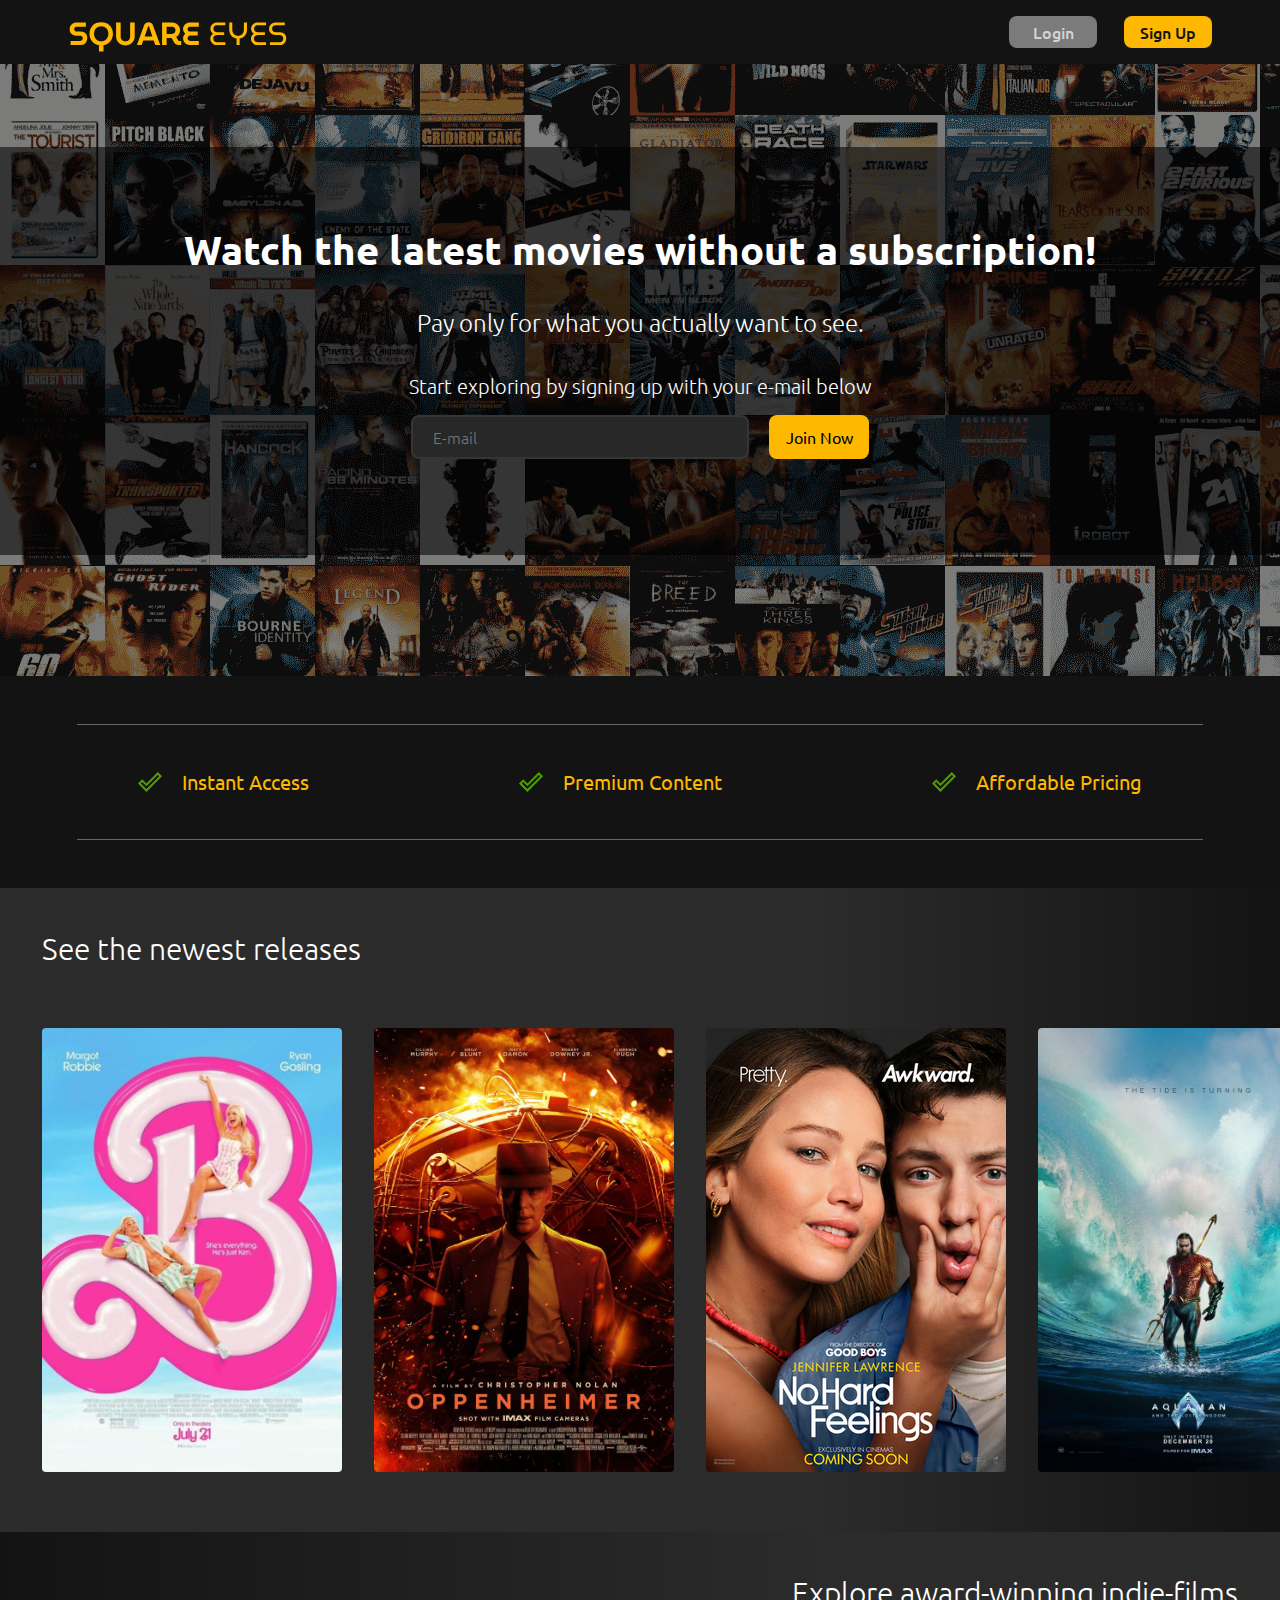
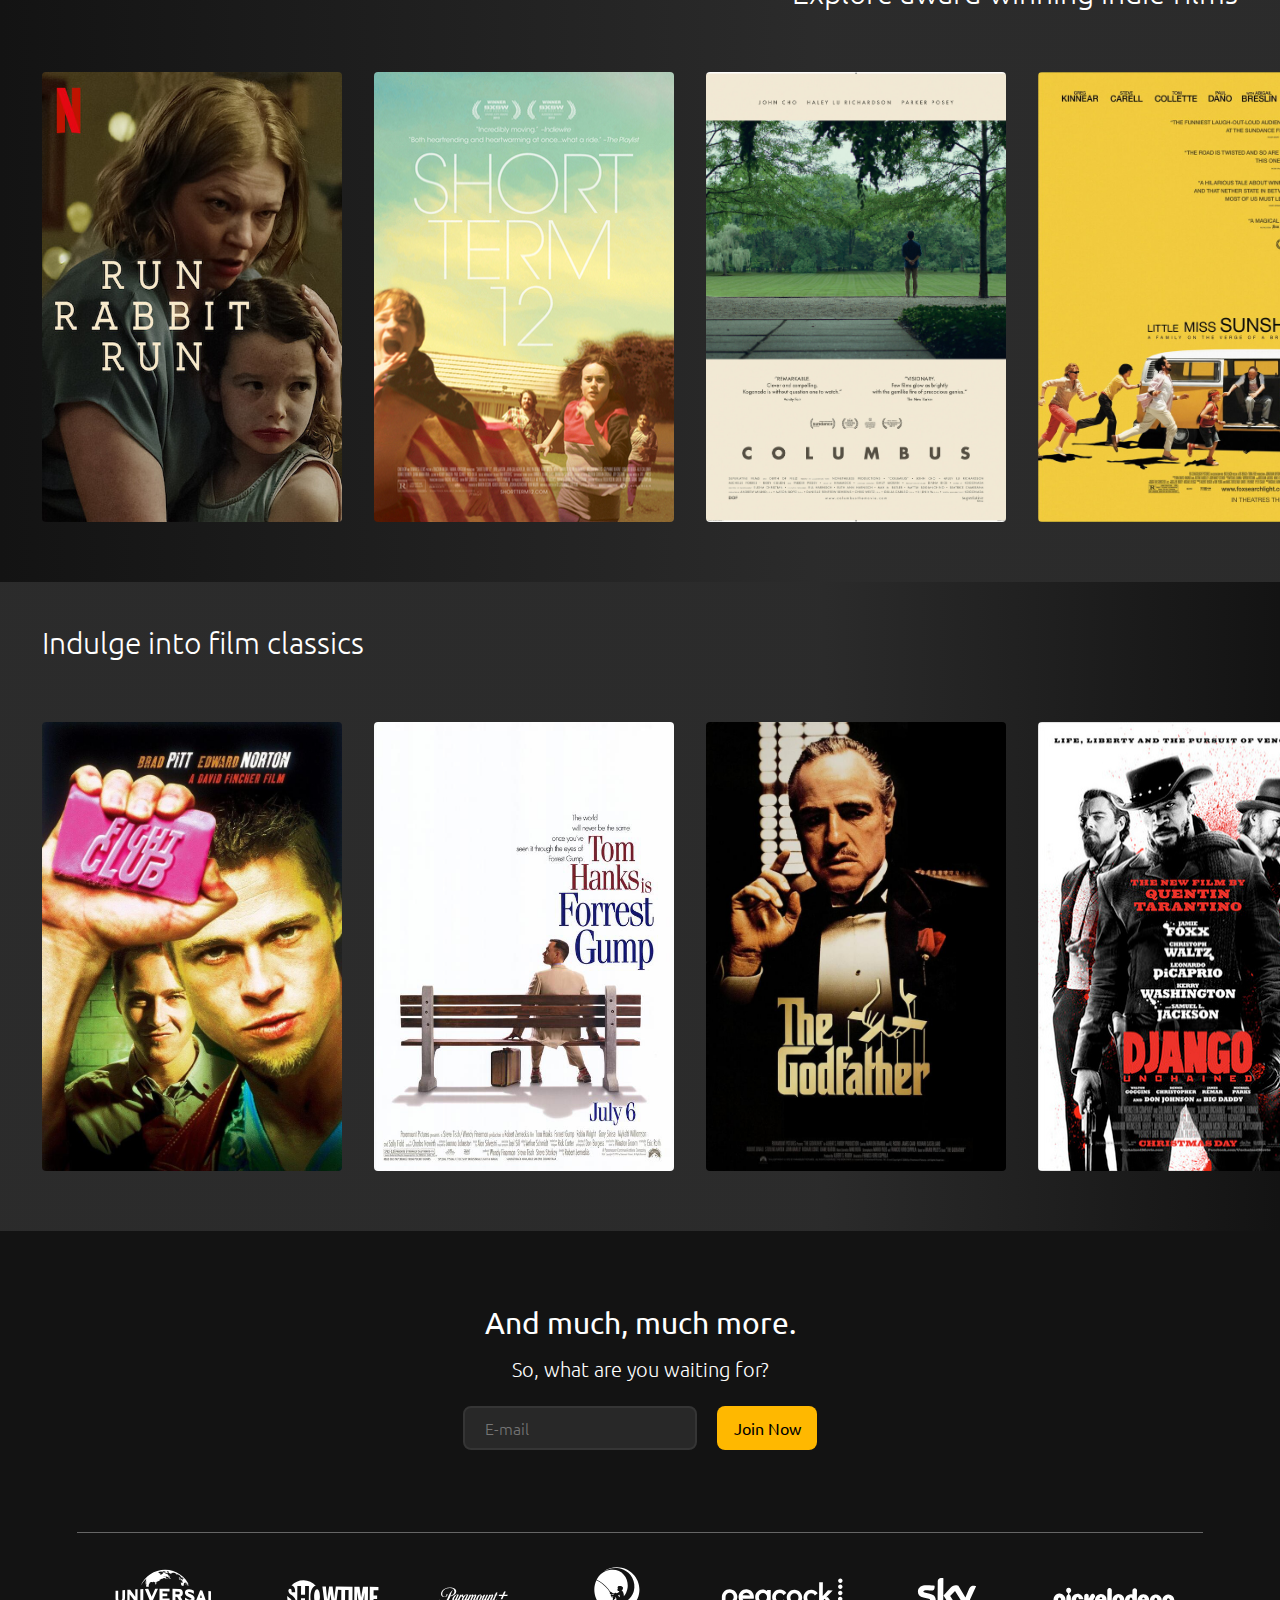
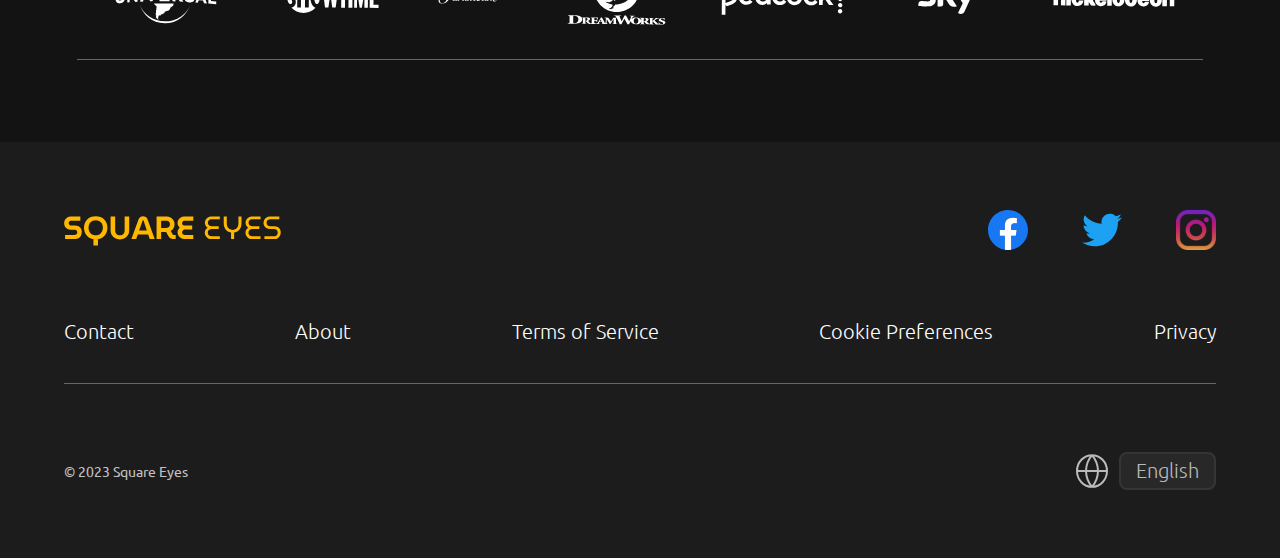
<file: index.html>
<!DOCTYPE html>
<html lang="en">
<head>
    <meta charset="UTF-8">
    <meta content="width=device-width, initial-scale=1" name="viewport">
    <meta content="Square Eyes make movie streaming accessible for everyone. Indulge in a wide range of films from different genres, eras, and cultures. Square Eyes has something for everyone."
          name="description">
    <meta content="Square Eyes, movies, trending, action, comedy, indie films, classic films, music lovers"
          name="keywords">
    <title>Square Eyes - Home</title>
    <link href="css/homepage.css" rel="stylesheet" type="text/css"/>
    <link href="css/styles.css" rel="stylesheet" type="text/css"/>
    <link href="css/footer-and-header.css" rel="stylesheet" type="text/css"/>
</head>
<body>
    <header class="header-homepage">
        <a class="logo" href="#">
            <svg fill="none" height="40" viewBox="0 0 220 40" width="220" xmlns="http://www.w3.org/2000/svg">
                <path d="M2.583 31V26.968H12.183C12.6523 26.968 13.079 26.8507 13.463 26.616C13.847 26.3813 14.1563 26.072 14.391 25.688C14.6257 25.2827 14.743 24.8453 14.743 24.376C14.743 23.8853 14.6257 23.448 14.391 23.064C14.1563 22.6587 13.847 22.3387 13.463 22.104C13.079 21.8693 12.6523 21.752 12.183 21.752H8.439C7.18033 21.752 6.039 21.496 5.015 20.984C3.991 20.472 3.16967 19.736 2.551 18.776C1.95367 17.7947 1.655 16.6213 1.655 15.256C1.655 13.912 1.943 12.7493 2.519 11.768C3.095 10.7653 3.87367 9.98667 4.855 9.432C5.83633 8.87733 6.92433 8.6 8.119 8.6H17.847V12.632H8.567C8.14033 12.632 7.74567 12.7493 7.383 12.984C7.02033 13.1973 6.73233 13.4853 6.519 13.848C6.327 14.2107 6.231 14.616 6.231 15.064C6.231 15.512 6.327 15.9173 6.519 16.28C6.73233 16.6427 7.02033 16.9307 7.383 17.144C7.74567 17.3573 8.14033 17.464 8.567 17.464H12.439C13.8257 17.464 15.031 17.7307 16.055 18.264C17.079 18.7973 17.8683 19.544 18.423 20.504C18.999 21.464 19.287 22.584 19.287 23.864C19.287 25.3787 18.9883 26.6693 18.391 27.736C17.815 28.8027 17.0257 29.6133 16.023 30.168C15.0417 30.7227 13.9537 31 12.759 31H2.583ZM30.9383 37.496V30.68H35.4823V37.496H30.9383ZM33.2103 31.416C31.4183 31.416 29.7969 31.1173 28.3463 30.52C26.9169 29.9013 25.6903 29.0587 24.6663 27.992C23.6423 26.9253 22.8529 25.688 22.2983 24.28C21.7436 22.872 21.4663 21.368 21.4663 19.768C21.4663 18.168 21.7436 16.6747 22.2983 15.288C22.8529 13.88 23.6423 12.6427 24.6663 11.576C25.6903 10.5093 26.9169 9.67733 28.3463 9.08C29.7969 8.48266 31.4183 8.184 33.2103 8.184C35.0023 8.184 36.6129 8.48266 38.0423 9.08C39.4929 9.67733 40.7303 10.5093 41.7543 11.576C42.7783 12.6427 43.5676 13.88 44.1223 15.288C44.6769 16.6747 44.9543 18.168 44.9543 19.768C44.9543 21.368 44.6769 22.872 44.1223 24.28C43.5676 25.688 42.7783 26.9253 41.7543 27.992C40.7303 29.0587 39.4929 29.9013 38.0423 30.52C36.6129 31.1173 35.0023 31.416 33.2103 31.416ZM33.2103 27.352C34.2343 27.352 35.1836 27.1707 36.0583 26.808C36.9329 26.424 37.6903 25.8907 38.3303 25.208C38.9916 24.504 39.4929 23.6933 39.8343 22.776C40.1969 21.8587 40.3783 20.856 40.3783 19.768C40.3783 18.68 40.1969 17.6773 39.8343 16.76C39.4929 15.8427 38.9916 15.0427 38.3303 14.36C37.6903 13.6773 36.9329 13.1547 36.0583 12.792C35.1836 12.408 34.2343 12.216 33.2103 12.216C32.1863 12.216 31.2369 12.408 30.3623 12.792C29.4876 13.1547 28.7196 13.6773 28.0583 14.36C27.4183 15.0427 26.9169 15.8427 26.5543 16.76C26.2129 17.6773 26.0423 18.68 26.0423 19.768C26.0423 20.856 26.2129 21.8587 26.5543 22.776C26.9169 23.6933 27.4183 24.504 28.0583 25.208C28.7196 25.8907 29.4876 26.424 30.3623 26.808C31.2369 27.1707 32.1863 27.352 33.2103 27.352ZM57.4045 31.384C55.5912 31.384 53.9805 31.0107 52.5725 30.264C51.1858 29.5173 50.0872 28.4613 49.2765 27.096C48.4872 25.7093 48.0925 24.0667 48.0925 22.168V8.6H52.6685V22.456C52.6685 23.352 52.8605 24.1733 53.2445 24.92C53.6285 25.6453 54.1725 26.232 54.8765 26.68C55.6018 27.128 56.4445 27.352 57.4045 27.352C58.3858 27.352 59.2285 27.128 59.9325 26.68C60.6365 26.232 61.1805 25.6453 61.5645 24.92C61.9485 24.1733 62.1405 23.352 62.1405 22.456V8.6H66.7165V22.168C66.7165 24.0667 66.3112 25.7093 65.5005 27.096C64.7112 28.4613 63.6125 29.5173 62.2045 30.264C60.8178 31.0107 59.2178 31.384 57.4045 31.384ZM68.8938 31L76.1898 11.096C76.5524 10.136 77.1178 9.42133 77.8858 8.952C78.6751 8.46133 79.5604 8.216 80.5418 8.216C81.5231 8.216 82.4084 8.45067 83.1978 8.92C83.9871 9.368 84.5524 10.0827 84.8938 11.064L92.2218 31H87.1978L85.6938 26.488H75.2618L73.6938 31H68.8938ZM76.6378 22.456H84.3498L81.1178 12.632C81.0751 12.4827 81.0004 12.376 80.8938 12.312C80.8084 12.248 80.7018 12.216 80.5738 12.216C80.4458 12.216 80.3391 12.2587 80.2538 12.344C80.1684 12.408 80.1044 12.504 80.0618 12.632L76.6378 22.456ZM94.0775 31V8.6H104.094C105.566 8.6 106.899 8.93067 108.094 9.592C109.31 10.232 110.27 11.128 110.974 12.28C111.699 13.432 112.062 14.776 112.062 16.312C112.062 17.8053 111.71 19.128 111.006 20.28C110.302 21.4107 109.374 22.3067 108.222 22.968L110.27 26.552C110.355 26.68 110.462 26.7867 110.59 26.872C110.718 26.936 110.867 26.968 111.038 26.968H113.214V31H110.334C109.438 31 108.616 30.776 107.87 30.328C107.144 29.88 106.568 29.2933 106.142 28.568L103.614 24.024C103.422 24.024 103.219 24.024 103.006 24.024C102.814 24.024 102.622 24.024 102.43 24.024H98.6535V31H94.0775ZM98.6535 19.992H103.55C104.275 19.992 104.936 19.8533 105.534 19.576C106.131 19.2773 106.6 18.8507 106.942 18.296C107.304 17.7413 107.486 17.08 107.486 16.312C107.486 15.544 107.304 14.8827 106.942 14.328C106.579 13.7733 106.099 13.3573 105.502 13.08C104.926 12.7813 104.275 12.632 103.55 12.632H98.6535V19.992ZM121.749 31C120.512 31 119.381 30.7013 118.357 30.104C117.355 29.5067 116.555 28.7067 115.957 27.704C115.36 26.68 115.061 25.5493 115.061 24.312C115.061 23.416 115.253 22.5733 115.637 21.784C116.021 20.9947 116.544 20.3013 117.205 19.704C116.544 19.1067 116.021 18.4133 115.637 17.624C115.253 16.8347 115.061 16.0027 115.061 15.128C115.061 13.912 115.349 12.8133 115.925 11.832C116.523 10.8507 117.312 10.072 118.293 9.496C119.296 8.89867 120.395 8.6 121.589 8.6H130.805V12.632H122.101C121.653 12.632 121.237 12.7493 120.853 12.984C120.491 13.1973 120.192 13.496 119.957 13.88C119.744 14.2427 119.637 14.6587 119.637 15.128C119.637 15.576 119.744 15.992 119.957 16.376C120.192 16.7387 120.491 17.0373 120.853 17.272C121.237 17.4853 121.653 17.592 122.101 17.592H129.717V21.624H122.293C121.803 21.624 121.355 21.752 120.949 22.008C120.544 22.2427 120.224 22.5627 119.989 22.968C119.755 23.3733 119.637 23.8213 119.637 24.312C119.637 24.8027 119.755 25.2507 119.989 25.656C120.224 26.0613 120.544 26.3813 120.949 26.616C121.355 26.8507 121.803 26.968 122.293 26.968H130.805V31H121.749ZM148.602 31C147.365 31 146.266 30.712 145.306 30.136C144.368 29.5387 143.632 28.76 143.098 27.8C142.565 26.84 142.298 25.7947 142.298 24.664C142.298 23.64 142.533 22.68 143.002 21.784C143.493 20.888 144.197 20.184 145.114 19.672C144.218 19.096 143.536 18.3813 143.066 17.528C142.597 16.6747 142.362 15.7787 142.362 14.84C142.362 13.688 142.629 12.6427 143.162 11.704C143.717 10.7653 144.464 10.0187 145.402 9.464C146.341 8.888 147.376 8.6 148.506 8.6H157.37V11.32H148.858C148.197 11.32 147.61 11.48 147.098 11.8C146.586 12.12 146.181 12.5467 145.882 13.08C145.584 13.592 145.434 14.1787 145.434 14.84C145.434 15.4587 145.584 16.024 145.882 16.536C146.202 17.048 146.629 17.464 147.162 17.784C147.696 18.0827 148.282 18.232 148.922 18.232H156.186V20.952H149.146C148.357 20.952 147.674 21.1333 147.098 21.496C146.544 21.8373 146.106 22.296 145.786 22.872C145.488 23.4267 145.338 24.024 145.338 24.664C145.338 25.304 145.488 25.9013 145.786 26.456C146.085 27.0107 146.512 27.4587 147.066 27.8C147.621 28.12 148.272 28.28 149.018 28.28H157.37V31H148.602ZM168.558 31V24.504C167 24.2907 165.678 23.7893 164.59 23C163.502 22.1893 162.67 21.144 162.094 19.864C161.518 18.584 161.23 17.144 161.23 15.544V8.6H164.302V15.8C164.302 16.9093 164.526 17.9333 164.974 18.872C165.443 19.7893 166.104 20.536 166.958 21.112C167.832 21.6667 168.888 21.944 170.126 21.944C171.363 21.944 172.408 21.6667 173.262 21.112C174.136 20.536 174.798 19.7893 175.246 18.872C175.694 17.9333 175.918 16.9093 175.918 15.8V8.6H178.99V15.544C178.99 17.144 178.702 18.584 178.126 19.864C177.55 21.144 176.707 22.1893 175.598 23C174.51 23.8107 173.187 24.312 171.63 24.504V31H168.558ZM189.271 31C188.034 31 186.935 30.712 185.975 30.136C185.037 29.5387 184.301 28.76 183.767 27.8C183.234 26.84 182.967 25.7947 182.967 24.664C182.967 23.64 183.202 22.68 183.671 21.784C184.162 20.888 184.866 20.184 185.783 19.672C184.887 19.096 184.205 18.3813 183.735 17.528C183.266 16.6747 183.031 15.7787 183.031 14.84C183.031 13.688 183.298 12.6427 183.831 11.704C184.386 10.7653 185.133 10.0187 186.071 9.464C187.01 8.888 188.045 8.6 189.175 8.6H198.039V11.32H189.527C188.866 11.32 188.279 11.48 187.767 11.8C187.255 12.12 186.85 12.5467 186.551 13.08C186.253 13.592 186.103 14.1787 186.103 14.84C186.103 15.4587 186.253 16.024 186.551 16.536C186.871 17.048 187.298 17.464 187.831 17.784C188.365 18.0827 188.951 18.232 189.591 18.232H196.855V20.952H189.815C189.026 20.952 188.343 21.1333 187.767 21.496C187.213 21.8373 186.775 22.296 186.455 22.872C186.157 23.4267 186.007 24.024 186.007 24.664C186.007 25.304 186.157 25.9013 186.455 26.456C186.754 27.0107 187.181 27.4587 187.735 27.8C188.29 28.12 188.941 28.28 189.687 28.28H198.039V31H189.271ZM201.899 31V28.28H211.595C212.341 28.28 212.981 28.1093 213.515 27.768C214.048 27.4053 214.464 26.9467 214.763 26.392C215.061 25.8373 215.211 25.2507 215.211 24.632C215.211 23.992 215.061 23.4053 214.763 22.872C214.485 22.3173 214.08 21.88 213.547 21.56C213.035 21.2187 212.405 21.048 211.659 21.048H207.435C206.176 21.048 205.067 20.792 204.107 20.28C203.147 19.7467 202.389 19.0213 201.835 18.104C201.301 17.1653 201.035 16.1093 201.035 14.936C201.035 13.7413 201.291 12.664 201.803 11.704C202.336 10.744 203.072 9.98667 204.011 9.432C204.971 8.87733 206.069 8.6 207.307 8.6H216.811V11.32H207.595C206.891 11.32 206.272 11.4907 205.739 11.832C205.205 12.152 204.8 12.5787 204.523 13.112C204.245 13.624 204.107 14.1787 204.107 14.776C204.107 15.352 204.235 15.9067 204.491 16.44C204.768 16.952 205.163 17.368 205.675 17.688C206.208 18.008 206.816 18.168 207.499 18.168H211.819C213.163 18.168 214.315 18.4347 215.275 18.968C216.235 19.5013 216.971 20.2267 217.483 21.144C217.995 22.0613 218.251 23.1067 218.251 24.28C218.251 25.5813 217.984 26.744 217.451 27.768C216.939 28.7707 216.203 29.56 215.243 30.136C214.283 30.712 213.184 31 211.947 31H201.899Z"
                      fill="#FFB800"/>
            </svg>
        </a>
        <div class="homepage-header-buttons">
            <form action="categories-page.html">
                <button class="button-login" type="submit">Login</button>
            </form>
            <form action="categories-page.html">
                <button class="button-signup" type="submit">Sign Up</button>
            </form>
        </div>
    </header>
    <main>
        <div class="homepage-hero">
            <div class="homepage-hero-content">
                <div class="homepage-text">
                    <h1 id="homepage-header">Watch the latest movies without a subscription!</h1>
                    <p id="homepage-subheading">Pay only for what you actually want to see.</p>
                </div>
                <div class="homepage-content-buttons">
                    <form action="categories-page.html">
                        <button class="button-login" type="submit">Login</button>
                    </form>
                    <span id="or">or</span>
                    <form action="categories-page.html">
                        <button class="button-signup" type="submit">Sign Up</button>
                    </form>
                </div>
                <div class="hero-email-submit">
                    <p>Start exploring by signing up with your e-mail below</p>
                    <div class="input-email">
                        <form>
                            <label for="input-email"></label>
                            <input id="input-email" name="email" placeholder="E-mail" type="text"/>
                        </form>
                        <form action="categories-page.html">
                            <button class="button-join-now" type="submit">Join Now</button>
                        </form>
                    </div>
                </div>
            </div>
        </div>
        <div class="line-divider-homepage"></div>
        <section class="perks-container">
            <ul class="list-perks list">
                <li>
                    <svg fill="none" height="24" viewBox="0 0 24 24" width="24" xmlns="http://www.w3.org/2000/svg">
                        <path d="M19.77 4.93L21.17 6.33L8.43 19.07L2.83 13.47L4.23 12.07L8.43 16.27L19.77 4.93ZM19.77 2.1L8.43 13.44L4.23 9.24L0 13.47L8.43 21.9L24 6.33L19.77 2.1Z"
                              fill="#4F9E00"/>
                    </svg>
                    <span class="list-perks-text">Instant Access</span>
                </li>
                <li>
                    <svg fill="none" height="24" viewBox="0 0 24 24" width="24" xmlns="http://www.w3.org/2000/svg">
                        <path d="M19.77 4.93L21.17 6.33L8.43 19.07L2.83 13.47L4.23 12.07L8.43 16.27L19.77 4.93ZM19.77 2.1L8.43 13.44L4.23 9.24L0 13.47L8.43 21.9L24 6.33L19.77 2.1Z"
                              fill="#4F9E00"/>
                    </svg>
                    <span class="list-perks-text">Premium Content</span>
                </li>
                <li>
                    <svg fill="none" height="24" viewBox="0 0 24 24" width="24" xmlns="http://www.w3.org/2000/svg">
                        <path d="M19.77 4.93L21.17 6.33L8.43 19.07L2.83 13.47L4.23 12.07L8.43 16.27L19.77 4.93ZM19.77 2.1L8.43 13.44L4.23 9.24L0 13.47L8.43 21.9L24 6.33L19.77 2.1Z"
                              fill="#4F9E00"/>
                    </svg>
                    <span class="list-perks-text">Affordable Pricing</span>
                </li>
            </ul>
        </section>
        <div class="line-divider-homepage"></div>
        <section class="hp-movies">
            <div class="hp-movies-container hp-movies-newest-releases">
                <h3 class="hp-movies-heading">See the newest releases</h3>
                <div class="hp-movie-selection">
                    <img alt="the movie barbie" class="movie-card"
                         src="assets/images/movie-covers/new-releases/movie-barbie.jpg"/>
                    <img alt="the movie oppenheimer" class="movie-card"
                         src="assets/images/movie-covers/new-releases/movie-oppenheimer.jpg"/>
                    <img alt="the movie no hard feelings" class="movie-card"
                         src="assets/images/movie-covers/new-releases/movie-nohardfeelings.jpg"/>
                    <img alt="the movie aquaman" class="movie-card"
                         src="assets/images/movie-covers/new-releases/movie-aquaman.jpg"/>
                </div>
            </div>
            <div class="hp-movies-container hp-movies-indie">
                <h3 class="hp-movies-heading hp-movies-heading-right">Explore award-winning indie-films</h3>
                <div class="hp-movie-selection">
                    <img alt="movie cover run rabbit run" class="movie-card"
                         src="assets/images/movie-covers/indie/movie-runrabbitrun.jpg"/>
                    <img alt="movie cover short term 12" class="movie-card"
                         src="assets/images/movie-covers/indie/movie-short-term-12.jpg"/>
                    <img alt="movie cover columbus" class="movie-card"
                         src="assets/images/movie-covers/indie/movie-columbus.jpg"/>
                    <img alt="movie cover little miss sunshine" class="movie-card"
                         src="assets/images/movie-covers/indie/movie-littlemisssunshine.jpg"/>
                </div>
            </div>
            <div class="hp-movies-container hp-movies-classics">
                <h3 class="hp-movies-heading hp-movies-heading-left">Indulge into film classics</h3>
                <div class="hp-movie-selection">
                    <img alt="the movie fight club" class="movie-card"
                         src="assets/images/movie-covers/classics/movie-fightclub.jpg"/>
                    <img alt="the movie forrest gump" class="movie-card"
                         src="assets/images/movie-covers/classics/movie-forrestgump.jpg"/>
                    <img alt="the movie the godfather" class="movie-card"
                         src="assets/images/movie-covers/classics/movie-thegodfather.jpg"/>
                    <img alt="the movie django unchained" class="movie-card"
                         src="assets/images/movie-covers/classics/movie-djangounchained.jpg"/>
                </div>
            </div>
        </section>
        <!--      EMAIL SIGNUP -->
        <section class="email-submit">
            <div class="email-submit-text">
                <span id="email-submit-header">And much, much more.</span>
                <span id="email-submit-subheading">So, what are you waiting for?</span>
            </div>
            <div class="input-email">
                <form>
                    <label for="email"></label>
                    <input id="email" name="email" placeholder="E-mail" type="text">
                </form>
                <form action="categories-page.html">
                    <button class="button-join-now" type="submit">Join Now</button>
                </form>
            </div>
        </section>
        <section class="prod-companies">
            <div class="line-divider-homepage"></div>
            <div class="icons-prod-companies">
                <img alt="movie production company universal studios" class="svg-prod-comp"
                     src="assets/images/homepage/production-companies/univarsal-studio.svg"/>
                <img alt="movie production company showtime" class="svg-prod-comp"
                     src="assets/images/homepage/production-companies/showtime.svg">
                <img alt="movie production company paramount" class="vg-prod-comp"
                     src="assets/images/homepage/production-companies/paramount.svg"/>
                <img alt="movie production company dreamworks" class="svg-prod-comp"
                     src="assets/images/homepage/production-companies/dreamworks-logo.svg"/>
                <img alt="movie production company peacock" class="svg-prod-comp"
                     src="assets/images/homepage/production-companies/peacock.svg"/>
                <img alt="movie production company sky" class="sky svg-prod-comp"
                     src="assets/images/homepage/production-companies/sky.svg"/>
                <img alt="movie production company nickelodeon" class="svg-prod-comp"
                     src="assets/images/homepage/production-companies/nickelodeon.svg"/>
            </div>
            <div class="line-divider-homepage"></div>
        </section>
    </main>
    <footer class="footer-homepage">
        <div class="footer-logo-and-social-icons">
            <ul class="list list-social-media">
                <li><a href="#">
                    <svg class="icon-facebook" fill="none" height="24" viewBox="0 0 24 24" width="24"
                         xmlns="http://www.w3.org/2000/svg">
                        <g clip-path="url(#clip0_134_3283)">
                            <path d="M24 12C24 5.37258 18.6274 0 12 0C5.37258 0 0 5.37258 0 12C0 17.9895 4.3882 22.954 10.125 23.8542V15.4688H7.07812V12H10.125V9.35625C10.125 6.34875 11.9166 4.6875 14.6576 4.6875C15.9701 4.6875 17.3438 4.92188 17.3438 4.92188V7.875H15.8306C14.34 7.875 13.875 8.80008 13.875 9.75V12H17.2031L16.6711 15.4688H13.875V23.8542C19.6118 22.954 24 17.9895 24 12Z"
                                  fill="#1877F2"/>
                            <path d="M16.6711 15.4688L17.2031 12H13.875V9.75C13.875 8.80102 14.34 7.875 15.8306 7.875H17.3438V4.92188C17.3438 4.92188 15.9705 4.6875 14.6576 4.6875C11.9166 4.6875 10.125 6.34875 10.125 9.35625V12H7.07812V15.4688H10.125V23.8542C11.3674 24.0486 12.6326 24.0486 13.875 23.8542V15.4688H16.6711Z"
                                  fill="white"/>
                        </g>
                        <defs>
                            <clipPath id="clip0_134_3283">
                                <rect fill="white" height="24" width="24"/>
                            </clipPath>
                        </defs>
                    </svg>
                </a></li>
                <li><a href="#">
                    <svg class="icon-twitter" fill="none" height="20" viewBox="0 0 24 20" width="24"
                         xmlns="http://www.w3.org/2000/svg">
                        <path d="M7.54752 19.7507C16.6042 19.7507 21.5578 12.2473 21.5578 5.74046C21.5578 5.52734 21.5578 5.31518 21.5434 5.10398C22.507 4.40693 23.3389 3.54386 24 2.55518C23.1014 2.95358 22.148 3.21473 21.1718 3.3299C22.1998 2.71459 22.9692 1.74668 23.3366 0.606379C22.3701 1.17999 21.3126 1.58421 20.2099 1.80158C19.4675 1.01216 18.4856 0.48942 17.4162 0.314263C16.3468 0.139107 15.2494 0.321294 14.294 0.832632C13.3385 1.34397 12.5782 2.15595 12.1307 3.14293C11.6833 4.1299 11.5735 5.23684 11.8186 6.29246C9.8609 6.19426 7.94576 5.68549 6.19745 4.79918C4.44915 3.91288 2.90676 2.66884 1.6704 1.14782C1.04073 2.23181 0.847872 3.51505 1.1311 4.73624C1.41433 5.95744 2.15234 7.02477 3.19488 7.72094C2.41123 7.69798 1.64465 7.48657 0.96 7.10462V7.16702C0.960311 8.30387 1.35385 9.40561 2.07387 10.2854C2.79389 11.1652 3.79606 11.7688 4.9104 11.9939C4.18548 12.1916 3.42487 12.2205 2.68704 12.0784C3.00181 13.0567 3.61443 13.9122 4.43924 14.5253C5.26405 15.1384 6.25983 15.4785 7.28736 15.4979C6.26644 16.3004 5.09731 16.8937 3.84687 17.2439C2.59643 17.5941 1.28921 17.6943 0 17.5389C2.25183 18.9839 4.87192 19.7504 7.54752 19.7469"
                              fill="#1DA1F2"/>
                    </svg>
                </a></li>
                <li><a href="#">
                    <svg class="icon-insta" fill="none" height="24" viewBox="0 0 24 24" width="24"
                         xmlns="http://www.w3.org/2000/svg"
                         xmlns:xlink="http://www.w3.org/1999/xlink">
                        <rect fill="url(#pattern0)" height="24" width="24"/>
                        <defs>
                            <pattern height="1" id="pattern0" patternContentUnits="objectBoundingBox" width="1">
                                <use transform="scale(0.00195312)" xlink:href="#image0_288_8310"/>
                            </pattern>
                            <image height="512" id="image0_288_8310" width="512"
                                   xlink:href="[data-uri]"/>
                        </defs>
                    </svg>
                </a></li>
            </ul>
            <span class="footer-logo">
            <svg fill="none" height="30" viewBox="0 0 217 30" width="217" xmlns="http://www.w3.org/2000/svg">
<path d="M1.083 23V18.968H10.683C11.1523 18.968 11.579 18.8507 11.963 18.616C12.347 18.3813 12.6563 18.072 12.891 17.688C13.1257 17.2827 13.243 16.8453 13.243 16.376C13.243 15.8853 13.1257 15.448 12.891 15.064C12.6563 14.6587 12.347 14.3387 11.963 14.104C11.579 13.8693 11.1523 13.752 10.683 13.752H6.939C5.68033 13.752 4.539 13.496 3.515 12.984C2.491 12.472 1.66967 11.736 1.051 10.776C0.453667 9.79467 0.155 8.62133 0.155 7.256C0.155 5.912 0.443 4.74933 1.019 3.768C1.595 2.76533 2.37367 1.98667 3.355 1.432C4.33633 0.877332 5.42433 0.599998 6.619 0.599998H16.347V4.632H7.067C6.64033 4.632 6.24567 4.74933 5.883 4.984C5.52033 5.19733 5.23233 5.48533 5.019 5.848C4.827 6.21067 4.731 6.616 4.731 7.064C4.731 7.512 4.827 7.91733 5.019 8.28C5.23233 8.64267 5.52033 8.93067 5.883 9.144C6.24567 9.35733 6.64033 9.464 7.067 9.464H10.939C12.3257 9.464 13.531 9.73067 14.555 10.264C15.579 10.7973 16.3683 11.544 16.923 12.504C17.499 13.464 17.787 14.584 17.787 15.864C17.787 17.3787 17.4883 18.6693 16.891 19.736C16.315 20.8027 15.5257 21.6133 14.523 22.168C13.5417 22.7227 12.4537 23 11.259 23H1.083ZM29.4383 29.496V22.68H33.9823V29.496H29.4383ZM31.7103 23.416C29.9183 23.416 28.2969 23.1173 26.8463 22.52C25.4169 21.9013 24.1903 21.0587 23.1663 19.992C22.1423 18.9253 21.3529 17.688 20.7983 16.28C20.2436 14.872 19.9663 13.368 19.9663 11.768C19.9663 10.168 20.2436 8.67467 20.7983 7.288C21.3529 5.88 22.1423 4.64267 23.1663 3.576C24.1903 2.50933 25.4169 1.67733 26.8463 1.08C28.2969 0.482665 29.9183 0.183998 31.7103 0.183998C33.5023 0.183998 35.1129 0.482665 36.5423 1.08C37.9929 1.67733 39.2303 2.50933 40.2543 3.576C41.2783 4.64267 42.0676 5.88 42.6223 7.288C43.1769 8.67467 43.4543 10.168 43.4543 11.768C43.4543 13.368 43.1769 14.872 42.6223 16.28C42.0676 17.688 41.2783 18.9253 40.2543 19.992C39.2303 21.0587 37.9929 21.9013 36.5423 22.52C35.1129 23.1173 33.5023 23.416 31.7103 23.416ZM31.7103 19.352C32.7343 19.352 33.6836 19.1707 34.5583 18.808C35.4329 18.424 36.1903 17.8907 36.8303 17.208C37.4916 16.504 37.9929 15.6933 38.3343 14.776C38.6969 13.8587 38.8783 12.856 38.8783 11.768C38.8783 10.68 38.6969 9.67733 38.3343 8.76C37.9929 7.84267 37.4916 7.04267 36.8303 6.36C36.1903 5.67733 35.4329 5.15467 34.5583 4.792C33.6836 4.408 32.7343 4.216 31.7103 4.216C30.6863 4.216 29.7369 4.408 28.8623 4.792C27.9876 5.15467 27.2196 5.67733 26.5583 6.36C25.9183 7.04267 25.4169 7.84267 25.0543 8.76C24.7129 9.67733 24.5423 10.68 24.5423 11.768C24.5423 12.856 24.7129 13.8587 25.0543 14.776C25.4169 15.6933 25.9183 16.504 26.5583 17.208C27.2196 17.8907 27.9876 18.424 28.8623 18.808C29.7369 19.1707 30.6863 19.352 31.7103 19.352ZM55.9045 23.384C54.0912 23.384 52.4805 23.0107 51.0725 22.264C49.6858 21.5173 48.5872 20.4613 47.7765 19.096C46.9872 17.7093 46.5925 16.0667 46.5925 14.168V0.599998H51.1685V14.456C51.1685 15.352 51.3605 16.1733 51.7445 16.92C52.1285 17.6453 52.6725 18.232 53.3765 18.68C54.1018 19.128 54.9445 19.352 55.9045 19.352C56.8858 19.352 57.7285 19.128 58.4325 18.68C59.1365 18.232 59.6805 17.6453 60.0645 16.92C60.4485 16.1733 60.6405 15.352 60.6405 14.456V0.599998H65.2165V14.168C65.2165 16.0667 64.8112 17.7093 64.0005 19.096C63.2112 20.4613 62.1125 21.5173 60.7045 22.264C59.3178 23.0107 57.7178 23.384 55.9045 23.384ZM67.3938 23L74.6898 3.096C75.0524 2.136 75.6178 1.42133 76.3858 0.952C77.1751 0.461333 78.0604 0.216 79.0418 0.216C80.0231 0.216 80.9084 0.450666 81.6978 0.919998C82.4871 1.368 83.0524 2.08267 83.3938 3.064L90.7218 23H85.6978L84.1938 18.488H73.7618L72.1938 23H67.3938ZM75.1378 14.456H82.8498L79.6178 4.632C79.5751 4.48267 79.5004 4.376 79.3938 4.312C79.3084 4.248 79.2018 4.216 79.0738 4.216C78.9458 4.216 78.8391 4.25867 78.7538 4.344C78.6684 4.408 78.6044 4.504 78.5618 4.632L75.1378 14.456ZM92.5775 23V0.599998H102.594C104.066 0.599998 105.399 0.930665 106.594 1.592C107.81 2.232 108.77 3.128 109.474 4.28C110.199 5.432 110.562 6.776 110.562 8.312C110.562 9.80533 110.21 11.128 109.506 12.28C108.802 13.4107 107.874 14.3067 106.722 14.968L108.77 18.552C108.855 18.68 108.962 18.7867 109.09 18.872C109.218 18.936 109.367 18.968 109.538 18.968H111.714V23H108.834C107.938 23 107.116 22.776 106.37 22.328C105.644 21.88 105.068 21.2933 104.642 20.568L102.114 16.024C101.922 16.024 101.719 16.024 101.506 16.024C101.314 16.024 101.122 16.024 100.93 16.024H97.1535V23H92.5775ZM97.1535 11.992H102.05C102.775 11.992 103.436 11.8533 104.034 11.576C104.631 11.2773 105.1 10.8507 105.442 10.296C105.804 9.74133 105.986 9.08 105.986 8.312C105.986 7.544 105.804 6.88267 105.442 6.328C105.079 5.77333 104.599 5.35733 104.002 5.08C103.426 4.78133 102.775 4.632 102.05 4.632H97.1535V11.992ZM120.249 23C119.012 23 117.881 22.7013 116.857 22.104C115.855 21.5067 115.055 20.7067 114.457 19.704C113.86 18.68 113.561 17.5493 113.561 16.312C113.561 15.416 113.753 14.5733 114.137 13.784C114.521 12.9947 115.044 12.3013 115.705 11.704C115.044 11.1067 114.521 10.4133 114.137 9.624C113.753 8.83467 113.561 8.00267 113.561 7.128C113.561 5.912 113.849 4.81333 114.425 3.832C115.023 2.85067 115.812 2.072 116.793 1.496C117.796 0.898665 118.895 0.599998 120.089 0.599998H129.305V4.632H120.601C120.153 4.632 119.737 4.74933 119.353 4.984C118.991 5.19733 118.692 5.496 118.457 5.88C118.244 6.24267 118.137 6.65867 118.137 7.128C118.137 7.576 118.244 7.992 118.457 8.376C118.692 8.73867 118.991 9.03733 119.353 9.272C119.737 9.48533 120.153 9.592 120.601 9.592H128.217V13.624H120.793C120.303 13.624 119.855 13.752 119.449 14.008C119.044 14.2427 118.724 14.5627 118.489 14.968C118.255 15.3733 118.137 15.8213 118.137 16.312C118.137 16.8027 118.255 17.2507 118.489 17.656C118.724 18.0613 119.044 18.3813 119.449 18.616C119.855 18.8507 120.303 18.968 120.793 18.968H129.305V23H120.249ZM147.102 23C145.865 23 144.766 22.712 143.806 22.136C142.868 21.5387 142.132 20.76 141.598 19.8C141.065 18.84 140.798 17.7947 140.798 16.664C140.798 15.64 141.033 14.68 141.502 13.784C141.993 12.888 142.697 12.184 143.614 11.672C142.718 11.096 142.036 10.3813 141.566 9.528C141.097 8.67467 140.862 7.77867 140.862 6.84C140.862 5.688 141.129 4.64267 141.662 3.704C142.217 2.76533 142.964 2.01867 143.902 1.464C144.841 0.887999 145.876 0.599998 147.006 0.599998H155.87V3.32H147.358C146.697 3.32 146.11 3.48 145.598 3.8C145.086 4.12 144.681 4.54667 144.382 5.08C144.084 5.592 143.934 6.17867 143.934 6.84C143.934 7.45867 144.084 8.024 144.382 8.536C144.702 9.048 145.129 9.464 145.662 9.784C146.196 10.0827 146.782 10.232 147.422 10.232H154.686V12.952H147.646C146.857 12.952 146.174 13.1333 145.598 13.496C145.044 13.8373 144.606 14.296 144.286 14.872C143.988 15.4267 143.838 16.024 143.838 16.664C143.838 17.304 143.988 17.9013 144.286 18.456C144.585 19.0107 145.012 19.4587 145.566 19.8C146.121 20.12 146.772 20.28 147.518 20.28H155.87V23H147.102ZM167.058 23V16.504C165.5 16.2907 164.178 15.7893 163.09 15C162.002 14.1893 161.17 13.144 160.594 11.864C160.018 10.584 159.73 9.144 159.73 7.544V0.599998H162.802V7.8C162.802 8.90933 163.026 9.93333 163.474 10.872C163.943 11.7893 164.604 12.536 165.458 13.112C166.332 13.6667 167.388 13.944 168.626 13.944C169.863 13.944 170.908 13.6667 171.762 13.112C172.636 12.536 173.298 11.7893 173.746 10.872C174.194 9.93333 174.418 8.90933 174.418 7.8V0.599998H177.49V7.544C177.49 9.144 177.202 10.584 176.626 11.864C176.05 13.144 175.207 14.1893 174.098 15C173.01 15.8107 171.687 16.312 170.13 16.504V23H167.058ZM187.771 23C186.534 23 185.435 22.712 184.475 22.136C183.537 21.5387 182.801 20.76 182.267 19.8C181.734 18.84 181.467 17.7947 181.467 16.664C181.467 15.64 181.702 14.68 182.171 13.784C182.662 12.888 183.366 12.184 184.283 11.672C183.387 11.096 182.705 10.3813 182.235 9.528C181.766 8.67467 181.531 7.77867 181.531 6.84C181.531 5.688 181.798 4.64267 182.331 3.704C182.886 2.76533 183.633 2.01867 184.571 1.464C185.51 0.887999 186.545 0.599998 187.675 0.599998H196.539V3.32H188.027C187.366 3.32 186.779 3.48 186.267 3.8C185.755 4.12 185.35 4.54667 185.051 5.08C184.753 5.592 184.603 6.17867 184.603 6.84C184.603 7.45867 184.753 8.024 185.051 8.536C185.371 9.048 185.798 9.464 186.331 9.784C186.865 10.0827 187.451 10.232 188.091 10.232H195.355V12.952H188.315C187.526 12.952 186.843 13.1333 186.267 13.496C185.713 13.8373 185.275 14.296 184.955 14.872C184.657 15.4267 184.507 16.024 184.507 16.664C184.507 17.304 184.657 17.9013 184.955 18.456C185.254 19.0107 185.681 19.4587 186.235 19.8C186.79 20.12 187.441 20.28 188.187 20.28H196.539V23H187.771ZM200.399 23V20.28H210.095C210.841 20.28 211.481 20.1093 212.015 19.768C212.548 19.4053 212.964 18.9467 213.263 18.392C213.561 17.8373 213.711 17.2507 213.711 16.632C213.711 15.992 213.561 15.4053 213.263 14.872C212.985 14.3173 212.58 13.88 212.047 13.56C211.535 13.2187 210.905 13.048 210.159 13.048H205.935C204.676 13.048 203.567 12.792 202.607 12.28C201.647 11.7467 200.889 11.0213 200.335 10.104C199.801 9.16533 199.535 8.10933 199.535 6.936C199.535 5.74133 199.791 4.664 200.303 3.704C200.836 2.744 201.572 1.98667 202.511 1.432C203.471 0.877332 204.569 0.599998 205.807 0.599998H215.311V3.32H206.095C205.391 3.32 204.772 3.49067 204.239 3.832C203.705 4.152 203.3 4.57867 203.023 5.112C202.745 5.624 202.607 6.17867 202.607 6.776C202.607 7.352 202.735 7.90667 202.991 8.44C203.268 8.952 203.663 9.368 204.175 9.688C204.708 10.008 205.316 10.168 205.999 10.168H210.319C211.663 10.168 212.815 10.4347 213.775 10.968C214.735 11.5013 215.471 12.2267 215.983 13.144C216.495 14.0613 216.751 15.1067 216.751 16.28C216.751 17.5813 216.484 18.744 215.951 19.768C215.439 20.7707 214.703 21.56 213.743 22.136C212.783 22.712 211.684 23 210.447 23H200.399Z"
      fill="#FFB800"/>
</svg>
        </span>
        </div>
        <ul class="list list-footer-text">
            <li><a href="contact-page.html">Contact</a></li>
            <li><a href="about-us.html">About</a></li>
            <li><a href="#">Terms of Service</a></li>
            <li><a href="#">Cookie Preferences</a></li>
            <li><a href="#">Privacy</a></li>
        </ul>
        <div class="line-divider"></div>
        <div class="footer-bottom">
            <span class="copyright">&copy; 2023 Square Eyes</span>
            <div class="language-selection">
                <svg class="icon-globe" fill="none" height="38" viewBox="0 0 36 38" width="36"
                     xmlns="http://www.w3.org/2000/svg">
                    <path d="M33 19C33 27.7445 26.2843 34.8333 18 34.8333M33 19C33 10.2555 26.2843 3.16663 18 3.16663M33 19H3M18 34.8333C9.71573 34.8333 3 27.7445 3 19M18 34.8333C21.7519 30.4976 23.8841 24.8709 24 19C23.8841 13.129 21.7519 7.50235 18 3.16663M18 34.8333C14.2481 30.4976 12.1159 24.8709 12 19C12.1159 13.129 14.2481 7.50235 18 3.16663M3 19C3 10.2555 9.71573 3.16663 18 3.16663"
                          stroke="#BABABA" stroke-linecap="round" stroke-linejoin="round" stroke-width="2"/>
                </svg>
                <div class="language-selection-english">English</div>
            </div>
        </div>
    </footer>
</body>
</html>
</file>
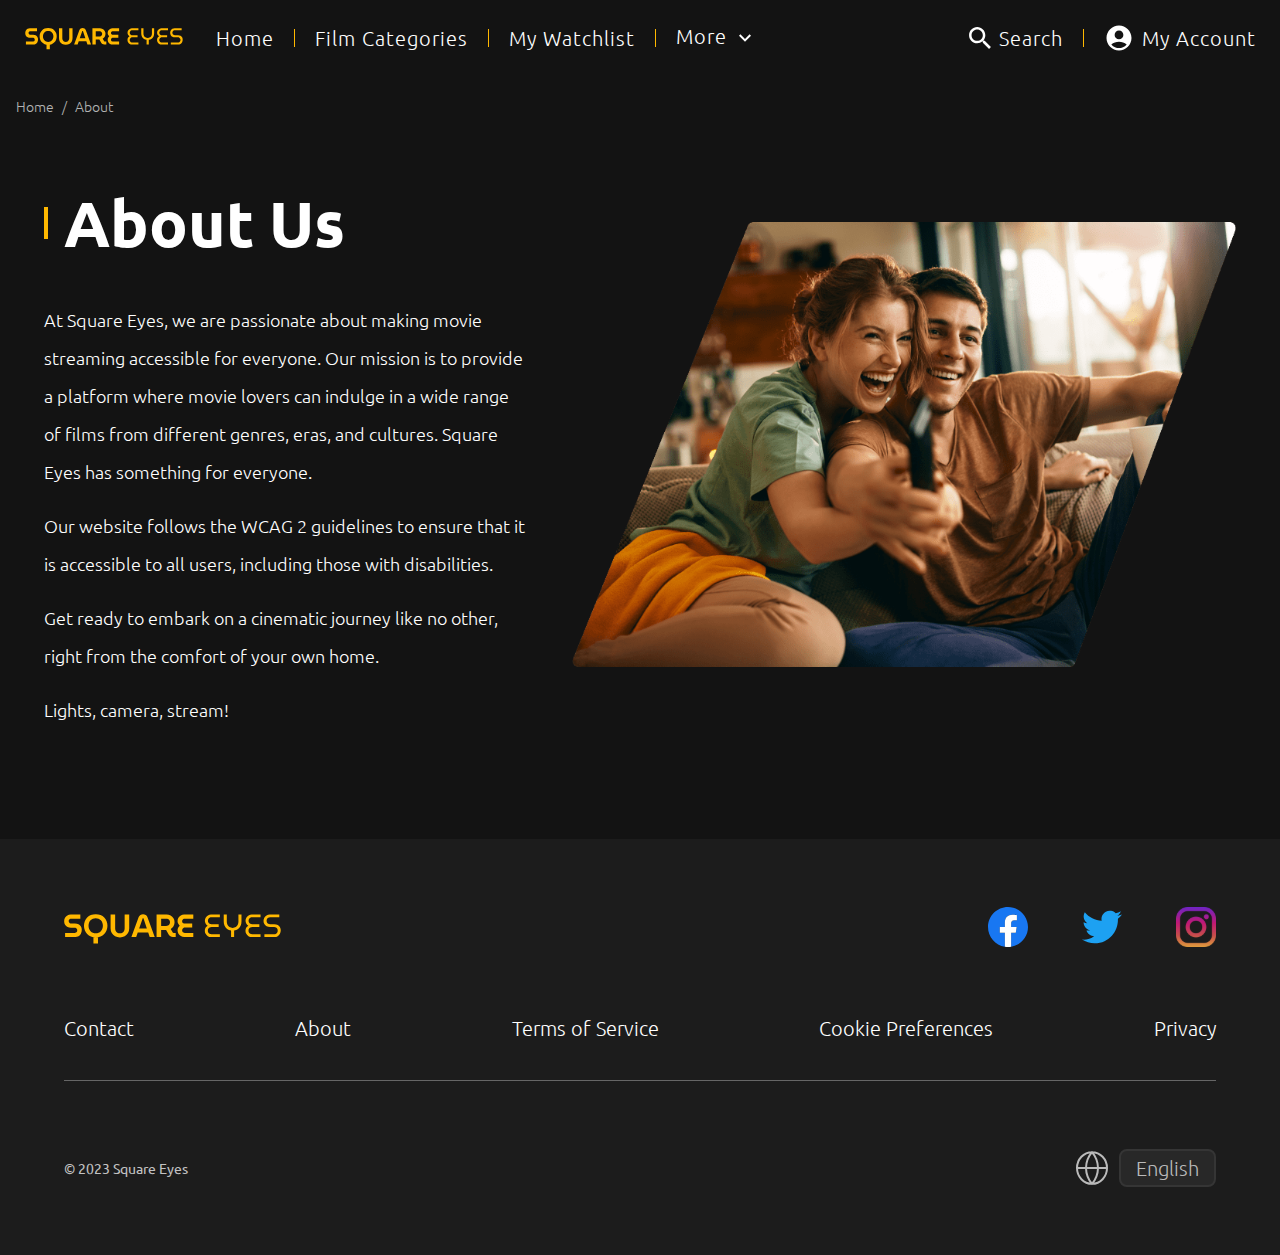
<file: about-us.html>
<!DOCTYPE html>
<html lang="en">
<head>
    <meta charset="UTF-8">
    <meta name="viewport" content="width=device-width, initial-scale=1">
    <meta content="Square Eyes make movie streaming accessible for everyone. Indulge in a wide range of films from different genres, eras, and cultures. Square Eyes has something for everyone."
          name="description">
    <meta content="Square Eyes, movie streaming, WCAG 2, movies"
          name="keywords">
    <title>Square Eyes - About Us</title>
    <link rel="stylesheet" type="text/css" href="css/footer-and-header.css"/>
    <link rel="stylesheet" type="text/css" href="css/styles.css"/>
    <link rel="stylesheet" type="text/css" href="css/movie-page.css"/>
    <link rel="stylesheet" type="text/css" href="css/about-us.css"/>
</head>
<body>
    <header class="header-square-eyes">
        <div class="logo-and-nav-links">
            <a href="#">
                <svg class="logo" width="220" height="40" viewBox="0 0 220 40" fill="none" xmlns="http://www.w3.org/2000/svg">
                    <path d="M2.583 31V26.968H12.183C12.6523 26.968 13.079 26.8507 13.463 26.616C13.847 26.3813 14.1563 26.072 14.391 25.688C14.6257 25.2827 14.743 24.8453 14.743 24.376C14.743 23.8853 14.6257 23.448 14.391 23.064C14.1563 22.6587 13.847 22.3387 13.463 22.104C13.079 21.8693 12.6523 21.752 12.183 21.752H8.439C7.18033 21.752 6.039 21.496 5.015 20.984C3.991 20.472 3.16967 19.736 2.551 18.776C1.95367 17.7947 1.655 16.6213 1.655 15.256C1.655 13.912 1.943 12.7493 2.519 11.768C3.095 10.7653 3.87367 9.98667 4.855 9.432C5.83633 8.87733 6.92433 8.6 8.119 8.6H17.847V12.632H8.567C8.14033 12.632 7.74567 12.7493 7.383 12.984C7.02033 13.1973 6.73233 13.4853 6.519 13.848C6.327 14.2107 6.231 14.616 6.231 15.064C6.231 15.512 6.327 15.9173 6.519 16.28C6.73233 16.6427 7.02033 16.9307 7.383 17.144C7.74567 17.3573 8.14033 17.464 8.567 17.464H12.439C13.8257 17.464 15.031 17.7307 16.055 18.264C17.079 18.7973 17.8683 19.544 18.423 20.504C18.999 21.464 19.287 22.584 19.287 23.864C19.287 25.3787 18.9883 26.6693 18.391 27.736C17.815 28.8027 17.0257 29.6133 16.023 30.168C15.0417 30.7227 13.9537 31 12.759 31H2.583ZM30.9383 37.496V30.68H35.4823V37.496H30.9383ZM33.2103 31.416C31.4183 31.416 29.7969 31.1173 28.3463 30.52C26.9169 29.9013 25.6903 29.0587 24.6663 27.992C23.6423 26.9253 22.8529 25.688 22.2983 24.28C21.7436 22.872 21.4663 21.368 21.4663 19.768C21.4663 18.168 21.7436 16.6747 22.2983 15.288C22.8529 13.88 23.6423 12.6427 24.6663 11.576C25.6903 10.5093 26.9169 9.67733 28.3463 9.08C29.7969 8.48266 31.4183 8.184 33.2103 8.184C35.0023 8.184 36.6129 8.48266 38.0423 9.08C39.4929 9.67733 40.7303 10.5093 41.7543 11.576C42.7783 12.6427 43.5676 13.88 44.1223 15.288C44.6769 16.6747 44.9543 18.168 44.9543 19.768C44.9543 21.368 44.6769 22.872 44.1223 24.28C43.5676 25.688 42.7783 26.9253 41.7543 27.992C40.7303 29.0587 39.4929 29.9013 38.0423 30.52C36.6129 31.1173 35.0023 31.416 33.2103 31.416ZM33.2103 27.352C34.2343 27.352 35.1836 27.1707 36.0583 26.808C36.9329 26.424 37.6903 25.8907 38.3303 25.208C38.9916 24.504 39.4929 23.6933 39.8343 22.776C40.1969 21.8587 40.3783 20.856 40.3783 19.768C40.3783 18.68 40.1969 17.6773 39.8343 16.76C39.4929 15.8427 38.9916 15.0427 38.3303 14.36C37.6903 13.6773 36.9329 13.1547 36.0583 12.792C35.1836 12.408 34.2343 12.216 33.2103 12.216C32.1863 12.216 31.2369 12.408 30.3623 12.792C29.4876 13.1547 28.7196 13.6773 28.0583 14.36C27.4183 15.0427 26.9169 15.8427 26.5543 16.76C26.2129 17.6773 26.0423 18.68 26.0423 19.768C26.0423 20.856 26.2129 21.8587 26.5543 22.776C26.9169 23.6933 27.4183 24.504 28.0583 25.208C28.7196 25.8907 29.4876 26.424 30.3623 26.808C31.2369 27.1707 32.1863 27.352 33.2103 27.352ZM57.4045 31.384C55.5912 31.384 53.9805 31.0107 52.5725 30.264C51.1858 29.5173 50.0872 28.4613 49.2765 27.096C48.4872 25.7093 48.0925 24.0667 48.0925 22.168V8.6H52.6685V22.456C52.6685 23.352 52.8605 24.1733 53.2445 24.92C53.6285 25.6453 54.1725 26.232 54.8765 26.68C55.6018 27.128 56.4445 27.352 57.4045 27.352C58.3858 27.352 59.2285 27.128 59.9325 26.68C60.6365 26.232 61.1805 25.6453 61.5645 24.92C61.9485 24.1733 62.1405 23.352 62.1405 22.456V8.6H66.7165V22.168C66.7165 24.0667 66.3112 25.7093 65.5005 27.096C64.7112 28.4613 63.6125 29.5173 62.2045 30.264C60.8178 31.0107 59.2178 31.384 57.4045 31.384ZM68.8938 31L76.1898 11.096C76.5524 10.136 77.1178 9.42133 77.8858 8.952C78.6751 8.46133 79.5604 8.216 80.5418 8.216C81.5231 8.216 82.4084 8.45067 83.1978 8.92C83.9871 9.368 84.5524 10.0827 84.8938 11.064L92.2218 31H87.1978L85.6938 26.488H75.2618L73.6938 31H68.8938ZM76.6378 22.456H84.3498L81.1178 12.632C81.0751 12.4827 81.0004 12.376 80.8938 12.312C80.8084 12.248 80.7018 12.216 80.5738 12.216C80.4458 12.216 80.3391 12.2587 80.2538 12.344C80.1684 12.408 80.1044 12.504 80.0618 12.632L76.6378 22.456ZM94.0775 31V8.6H104.094C105.566 8.6 106.899 8.93067 108.094 9.592C109.31 10.232 110.27 11.128 110.974 12.28C111.699 13.432 112.062 14.776 112.062 16.312C112.062 17.8053 111.71 19.128 111.006 20.28C110.302 21.4107 109.374 22.3067 108.222 22.968L110.27 26.552C110.355 26.68 110.462 26.7867 110.59 26.872C110.718 26.936 110.867 26.968 111.038 26.968H113.214V31H110.334C109.438 31 108.616 30.776 107.87 30.328C107.144 29.88 106.568 29.2933 106.142 28.568L103.614 24.024C103.422 24.024 103.219 24.024 103.006 24.024C102.814 24.024 102.622 24.024 102.43 24.024H98.6535V31H94.0775ZM98.6535 19.992H103.55C104.275 19.992 104.936 19.8533 105.534 19.576C106.131 19.2773 106.6 18.8507 106.942 18.296C107.304 17.7413 107.486 17.08 107.486 16.312C107.486 15.544 107.304 14.8827 106.942 14.328C106.579 13.7733 106.099 13.3573 105.502 13.08C104.926 12.7813 104.275 12.632 103.55 12.632H98.6535V19.992ZM121.749 31C120.512 31 119.381 30.7013 118.357 30.104C117.355 29.5067 116.555 28.7067 115.957 27.704C115.36 26.68 115.061 25.5493 115.061 24.312C115.061 23.416 115.253 22.5733 115.637 21.784C116.021 20.9947 116.544 20.3013 117.205 19.704C116.544 19.1067 116.021 18.4133 115.637 17.624C115.253 16.8347 115.061 16.0027 115.061 15.128C115.061 13.912 115.349 12.8133 115.925 11.832C116.523 10.8507 117.312 10.072 118.293 9.496C119.296 8.89867 120.395 8.6 121.589 8.6H130.805V12.632H122.101C121.653 12.632 121.237 12.7493 120.853 12.984C120.491 13.1973 120.192 13.496 119.957 13.88C119.744 14.2427 119.637 14.6587 119.637 15.128C119.637 15.576 119.744 15.992 119.957 16.376C120.192 16.7387 120.491 17.0373 120.853 17.272C121.237 17.4853 121.653 17.592 122.101 17.592H129.717V21.624H122.293C121.803 21.624 121.355 21.752 120.949 22.008C120.544 22.2427 120.224 22.5627 119.989 22.968C119.755 23.3733 119.637 23.8213 119.637 24.312C119.637 24.8027 119.755 25.2507 119.989 25.656C120.224 26.0613 120.544 26.3813 120.949 26.616C121.355 26.8507 121.803 26.968 122.293 26.968H130.805V31H121.749ZM148.602 31C147.365 31 146.266 30.712 145.306 30.136C144.368 29.5387 143.632 28.76 143.098 27.8C142.565 26.84 142.298 25.7947 142.298 24.664C142.298 23.64 142.533 22.68 143.002 21.784C143.493 20.888 144.197 20.184 145.114 19.672C144.218 19.096 143.536 18.3813 143.066 17.528C142.597 16.6747 142.362 15.7787 142.362 14.84C142.362 13.688 142.629 12.6427 143.162 11.704C143.717 10.7653 144.464 10.0187 145.402 9.464C146.341 8.888 147.376 8.6 148.506 8.6H157.37V11.32H148.858C148.197 11.32 147.61 11.48 147.098 11.8C146.586 12.12 146.181 12.5467 145.882 13.08C145.584 13.592 145.434 14.1787 145.434 14.84C145.434 15.4587 145.584 16.024 145.882 16.536C146.202 17.048 146.629 17.464 147.162 17.784C147.696 18.0827 148.282 18.232 148.922 18.232H156.186V20.952H149.146C148.357 20.952 147.674 21.1333 147.098 21.496C146.544 21.8373 146.106 22.296 145.786 22.872C145.488 23.4267 145.338 24.024 145.338 24.664C145.338 25.304 145.488 25.9013 145.786 26.456C146.085 27.0107 146.512 27.4587 147.066 27.8C147.621 28.12 148.272 28.28 149.018 28.28H157.37V31H148.602ZM168.558 31V24.504C167 24.2907 165.678 23.7893 164.59 23C163.502 22.1893 162.67 21.144 162.094 19.864C161.518 18.584 161.23 17.144 161.23 15.544V8.6H164.302V15.8C164.302 16.9093 164.526 17.9333 164.974 18.872C165.443 19.7893 166.104 20.536 166.958 21.112C167.832 21.6667 168.888 21.944 170.126 21.944C171.363 21.944 172.408 21.6667 173.262 21.112C174.136 20.536 174.798 19.7893 175.246 18.872C175.694 17.9333 175.918 16.9093 175.918 15.8V8.6H178.99V15.544C178.99 17.144 178.702 18.584 178.126 19.864C177.55 21.144 176.707 22.1893 175.598 23C174.51 23.8107 173.187 24.312 171.63 24.504V31H168.558ZM189.271 31C188.034 31 186.935 30.712 185.975 30.136C185.037 29.5387 184.301 28.76 183.767 27.8C183.234 26.84 182.967 25.7947 182.967 24.664C182.967 23.64 183.202 22.68 183.671 21.784C184.162 20.888 184.866 20.184 185.783 19.672C184.887 19.096 184.205 18.3813 183.735 17.528C183.266 16.6747 183.031 15.7787 183.031 14.84C183.031 13.688 183.298 12.6427 183.831 11.704C184.386 10.7653 185.133 10.0187 186.071 9.464C187.01 8.888 188.045 8.6 189.175 8.6H198.039V11.32H189.527C188.866 11.32 188.279 11.48 187.767 11.8C187.255 12.12 186.85 12.5467 186.551 13.08C186.253 13.592 186.103 14.1787 186.103 14.84C186.103 15.4587 186.253 16.024 186.551 16.536C186.871 17.048 187.298 17.464 187.831 17.784C188.365 18.0827 188.951 18.232 189.591 18.232H196.855V20.952H189.815C189.026 20.952 188.343 21.1333 187.767 21.496C187.213 21.8373 186.775 22.296 186.455 22.872C186.157 23.4267 186.007 24.024 186.007 24.664C186.007 25.304 186.157 25.9013 186.455 26.456C186.754 27.0107 187.181 27.4587 187.735 27.8C188.29 28.12 188.941 28.28 189.687 28.28H198.039V31H189.271ZM201.899 31V28.28H211.595C212.341 28.28 212.981 28.1093 213.515 27.768C214.048 27.4053 214.464 26.9467 214.763 26.392C215.061 25.8373 215.211 25.2507 215.211 24.632C215.211 23.992 215.061 23.4053 214.763 22.872C214.485 22.3173 214.08 21.88 213.547 21.56C213.035 21.2187 212.405 21.048 211.659 21.048H207.435C206.176 21.048 205.067 20.792 204.107 20.28C203.147 19.7467 202.389 19.0213 201.835 18.104C201.301 17.1653 201.035 16.1093 201.035 14.936C201.035 13.7413 201.291 12.664 201.803 11.704C202.336 10.744 203.072 9.98667 204.011 9.432C204.971 8.87733 206.069 8.6 207.307 8.6H216.811V11.32H207.595C206.891 11.32 206.272 11.4907 205.739 11.832C205.205 12.152 204.8 12.5787 204.523 13.112C204.245 13.624 204.107 14.1787 204.107 14.776C204.107 15.352 204.235 15.9067 204.491 16.44C204.768 16.952 205.163 17.368 205.675 17.688C206.208 18.008 206.816 18.168 207.499 18.168H211.819C213.163 18.168 214.315 18.4347 215.275 18.968C216.235 19.5013 216.971 20.2267 217.483 21.144C217.995 22.0613 218.251 23.1067 218.251 24.28C218.251 25.5813 217.984 26.744 217.451 27.768C216.939 28.7707 216.203 29.56 215.243 30.136C214.283 30.712 213.184 31 211.947 31H201.899Z" fill="#FFB800"/>
                </svg>
            </a>
            <nav>
                <ul class="nav-links">
                    <li><a class="nav-text" href="index.html">Home</a></li>
                    <li>
                        <div class="line-divider-header"></div>
                    </li>
                    <li><a class="nav-text" href="categories-page.html">Film Categories</a></li>
                    <li>
                        <div class="line-divider-header"></div>
                    </li>
                    <li><a class="nav-text" href="categories-page.html">My Watchlist</a></li>
                    <li>
                        <div class="line-divider-header"></div>
                    </li>
                    <!--      DROPDOWN MENU -->
                    <li>
                        <div class="dropdown-menu">
                            <div class="dropdown-btn">
                                More
                                <svg class="icon-header" width="18" height="18" viewBox="0 0 18 18" fill="none" xmlns="http://www.w3.org/2000/svg">
                                    <path d="M7.41 8.29501L12 12.875L16.59 8.29501L18 9.70501L12 15.705L6 9.70501L7.41 8.29501Z" fill="white"/>
                                </svg>
                            </div>
                            <div class="dropdown-content">
                                <a href="#">Sale</a>
                                <a href="contact-page.html">Contact</a>
                                <a href="about-us.html">About</a>
                            </div>
                        </div></li>
                </ul>
            </nav>
        </div>
        <div role="navigation" class="header-search-account-burger-mobile">
            <!--      search -->
            <div class="header-icons-mobile">
                <svg width="18" height="18" viewBox="0 0 18 18" fill="none" xmlns="http://www.w3.org/2000/svg">
                    <path d="M12.755 11.255H11.965L11.685 10.985C12.665 9.845 13.255 8.365 13.255 6.755C13.255 3.165 10.345 0.255005 6.755 0.255005C3.165 0.255005 0.254997 3.165 0.254997 6.755C0.254997 10.345 3.165 13.255 6.755 13.255C8.365 13.255 9.845 12.665 10.985 11.685L11.255 11.965V12.755L16.255 17.745L17.745 16.255L12.755 11.255ZM6.755 11.255C4.265 11.255 2.255 9.245 2.255 6.755C2.255 4.265 4.265 2.255 6.755 2.255C9.245 2.255 11.255 4.265 11.255 6.755C11.255 9.245 9.245 11.255 6.755 11.255Z" fill="white"/>
                </svg>
            </div>
            <!--      my account -->
            <div class="header-icons-mobile">
                <svg width="20" height="20" viewBox="0 0 20 20" fill="none" xmlns="http://www.w3.org/2000/svg">
                    <path d="M10 0C4.48 0 0 4.48 0 10C0 15.52 4.48 20 10 20C15.52 20 20 15.52 20 10C20 4.48 15.52 0 10 0ZM10 4C11.93 4 13.5 5.57 13.5 7.5C13.5 9.43 11.93 11 10 11C8.07 11 6.5 9.43 6.5 7.5C6.5 5.57 8.07 4 10 4ZM10 18C7.97 18 5.57 17.18 3.86 15.12C5.55 13.8 7.68 13 10 13C12.32 13 14.45 13.8 16.14 15.12C14.43 17.18 12.03 18 10 18Z" fill="white"/>
                </svg>
            </div>
            <!--      burger menu -->
            <div class="dropdown-menu-mobile">
                <div class="header-icons-mobile dropdown-btn-mobile">
                    <svg width="20" height="14" viewBox="0 0 20 14" fill="none" xmlns="http://www.w3.org/2000/svg">
                        <path d="M1 7H19M1 1H19M1 13H19" stroke="white" stroke-width="2" stroke-linecap="round" stroke-linejoin="round"/>
                    </svg>
                </div>
                <div class="dropdown-content-mobile">
                    <a href="index.html">Home</a>
                    <a href="categories-page.html">Film Categories</a>
                    <a href="categories-page.html">My Watchlist</a>
                    <a href="about-us.html">About Us</a>
                    <a href="contact-page.html">Contact</a>
                    <a href="categories-page.html">Sale</a>
                </div>
            </div>
        </div>
        <div class="header-search-and-my-account-desktop">
            <div class="header-search-desktop">
                <svg width="22" height="22" viewBox="0 0 22 22" fill="none" xmlns="http://www.w3.org/2000/svg">
                    <path d="M15.6938 13.8188H14.7063L14.3563 13.4813C15.5813 12.0563 16.3188 10.2063 16.3188 8.19376C16.3188 3.70626 12.6813 0.0687561 8.19376 0.0687561C3.70626 0.0687561 0.0687561 3.70626 0.0687561 8.19376C0.0687561 12.6813 3.70626 16.3188 8.19376 16.3188C10.2063 16.3188 12.0563 15.5813 13.4813 14.3563L13.8188 14.7063V15.6938L20.0688 21.9313L21.9313 20.0688L15.6938 13.8188ZM8.19376 13.8188C5.08126 13.8188 2.56876 11.3063 2.56876 8.19376C2.56876 5.08126 5.08126 2.56876 8.19376 2.56876C11.3063 2.56876 13.8188 5.08126 13.8188 8.19376C13.8188 11.3063 11.3063 13.8188 8.19376 13.8188Z" fill="white"/>
                </svg>
                <span>Search</span>
            </div>
            <div class="line-divider-header"></div>
            <div class="header-account-desktop">
                <svg width="30" height="30" viewBox="0 0 30 30" fill="none" xmlns="http://www.w3.org/2000/svg">
                    <path d="M15 2.5C8.1 2.5 2.5 8.1 2.5 15C2.5 21.9 8.1 27.5 15 27.5C21.9 27.5 27.5 21.9 27.5 15C27.5 8.1 21.9 2.5 15 2.5ZM15 7.5C17.4125 7.5 19.375 9.4625 19.375 11.875C19.375 14.2875 17.4125 16.25 15 16.25C12.5875 16.25 10.625 14.2875 10.625 11.875C10.625 9.4625 12.5875 7.5 15 7.5ZM15 25C12.4625 25 9.4625 23.975 7.325 21.4C9.4375 19.75 12.1 18.75 15 18.75C17.9 18.75 20.5625 19.75 22.675 21.4C20.5375 23.975 17.5375 25 15 25Z" fill="white"/>
                </svg>
                <span>My Account</span>
            </div>
        </div>
    </header>
    <main>
        <div class="breadcrumbs">
            <span><a href="index.html">Home</a></span>
            <span>/</span>
            <span>About</span>
        </div>
        <article class="about-us-content">
            <div class="about-us-text">
            <div class="heading-about-us">
                <div class="line-divider-heading"></div>
                <h1>About Us</h1>
            </div>
            <div class="p-section">
            <p class="p-about-us">
                At Square Eyes, we are passionate about making movie streaming accessible for everyone. Our mission is to provide a platform where movie lovers can indulge in a wide range of films from different genres, eras, and cultures. Square Eyes has something for everyone.
            </p>
            <p class="p-about-us">
                Our website follows the WCAG 2 guidelines to ensure that it is accessible to all users, including those with disabilities.
            </p>
            <p class="p-about-us">
                Get ready to embark on a cinematic journey like no other, right from the comfort of your own home.
            </p>
            <p class="p-about-us">
                Lights, camera, stream!
            </p>
            </div>
            </div>
            <img class="img-about-us" alt="a couple laughing while watching tv" src="assets/images/about/about-us.png"/>
        </article>
    </main>
    <footer class="footer-homepage">
        <div class="footer-logo-and-social-icons">
            <ul class="list list-social-media">
                <li><a href="#">
                    <svg class="icon-facebook" fill="none" height="24" viewBox="0 0 24 24" width="24" xmlns="http://www.w3.org/2000/svg">
                        <g clip-path="url(#clip0_134_3283)">
                            <path d="M24 12C24 5.37258 18.6274 0 12 0C5.37258 0 0 5.37258 0 12C0 17.9895 4.3882 22.954 10.125 23.8542V15.4688H7.07812V12H10.125V9.35625C10.125 6.34875 11.9166 4.6875 14.6576 4.6875C15.9701 4.6875 17.3438 4.92188 17.3438 4.92188V7.875H15.8306C14.34 7.875 13.875 8.80008 13.875 9.75V12H17.2031L16.6711 15.4688H13.875V23.8542C19.6118 22.954 24 17.9895 24 12Z"
                                  fill="#1877F2"/>
                            <path d="M16.6711 15.4688L17.2031 12H13.875V9.75C13.875 8.80102 14.34 7.875 15.8306 7.875H17.3438V4.92188C17.3438 4.92188 15.9705 4.6875 14.6576 4.6875C11.9166 4.6875 10.125 6.34875 10.125 9.35625V12H7.07812V15.4688H10.125V23.8542C11.3674 24.0486 12.6326 24.0486 13.875 23.8542V15.4688H16.6711Z"
                                  fill="white"/>
                        </g>
                        <defs>
                            <clipPath id="clip0_134_3283">
                                <rect fill="white" height="24" width="24"/>
                            </clipPath>
                        </defs>
                    </svg>
                </a></li>
                <li><a href="#">
                    <svg class="icon-twitter" fill="none" height="20" viewBox="0 0 24 20" width="24" xmlns="http://www.w3.org/2000/svg">
                        <path d="M7.54752 19.7507C16.6042 19.7507 21.5578 12.2473 21.5578 5.74046C21.5578 5.52734 21.5578 5.31518 21.5434 5.10398C22.507 4.40693 23.3389 3.54386 24 2.55518C23.1014 2.95358 22.148 3.21473 21.1718 3.3299C22.1998 2.71459 22.9692 1.74668 23.3366 0.606379C22.3701 1.17999 21.3126 1.58421 20.2099 1.80158C19.4675 1.01216 18.4856 0.48942 17.4162 0.314263C16.3468 0.139107 15.2494 0.321294 14.294 0.832632C13.3385 1.34397 12.5782 2.15595 12.1307 3.14293C11.6833 4.1299 11.5735 5.23684 11.8186 6.29246C9.8609 6.19426 7.94576 5.68549 6.19745 4.79918C4.44915 3.91288 2.90676 2.66884 1.6704 1.14782C1.04073 2.23181 0.847872 3.51505 1.1311 4.73624C1.41433 5.95744 2.15234 7.02477 3.19488 7.72094C2.41123 7.69798 1.64465 7.48657 0.96 7.10462V7.16702C0.960311 8.30387 1.35385 9.40561 2.07387 10.2854C2.79389 11.1652 3.79606 11.7688 4.9104 11.9939C4.18548 12.1916 3.42487 12.2205 2.68704 12.0784C3.00181 13.0567 3.61443 13.9122 4.43924 14.5253C5.26405 15.1384 6.25983 15.4785 7.28736 15.4979C6.26644 16.3004 5.09731 16.8937 3.84687 17.2439C2.59643 17.5941 1.28921 17.6943 0 17.5389C2.25183 18.9839 4.87192 19.7504 7.54752 19.7469"
                              fill="#1DA1F2"/>
                    </svg>
                </a></li>
                <li><a href="#">
                    <svg class="icon-insta" fill="none" height="24" viewBox="0 0 24 24" width="24" xmlns="http://www.w3.org/2000/svg"
                         xmlns:xlink="http://www.w3.org/1999/xlink">
                        <rect fill="url(#pattern0)" height="24" width="24"/>
                        <defs>
                            <pattern height="1" id="pattern0" patternContentUnits="objectBoundingBox" width="1">
                                <use transform="scale(0.00195312)" xlink:href="#image0_288_8310"/>
                            </pattern>
                            <image height="512" id="image0_288_8310" width="512"
                                   xlink:href="[data-uri]"/>
                        </defs>
                    </svg>
                </a></li>
            </ul>
            <span class="footer-logo">
            <svg fill="none" height="30" viewBox="0 0 217 30" width="217" xmlns="http://www.w3.org/2000/svg">
<path d="M1.083 23V18.968H10.683C11.1523 18.968 11.579 18.8507 11.963 18.616C12.347 18.3813 12.6563 18.072 12.891 17.688C13.1257 17.2827 13.243 16.8453 13.243 16.376C13.243 15.8853 13.1257 15.448 12.891 15.064C12.6563 14.6587 12.347 14.3387 11.963 14.104C11.579 13.8693 11.1523 13.752 10.683 13.752H6.939C5.68033 13.752 4.539 13.496 3.515 12.984C2.491 12.472 1.66967 11.736 1.051 10.776C0.453667 9.79467 0.155 8.62133 0.155 7.256C0.155 5.912 0.443 4.74933 1.019 3.768C1.595 2.76533 2.37367 1.98667 3.355 1.432C4.33633 0.877332 5.42433 0.599998 6.619 0.599998H16.347V4.632H7.067C6.64033 4.632 6.24567 4.74933 5.883 4.984C5.52033 5.19733 5.23233 5.48533 5.019 5.848C4.827 6.21067 4.731 6.616 4.731 7.064C4.731 7.512 4.827 7.91733 5.019 8.28C5.23233 8.64267 5.52033 8.93067 5.883 9.144C6.24567 9.35733 6.64033 9.464 7.067 9.464H10.939C12.3257 9.464 13.531 9.73067 14.555 10.264C15.579 10.7973 16.3683 11.544 16.923 12.504C17.499 13.464 17.787 14.584 17.787 15.864C17.787 17.3787 17.4883 18.6693 16.891 19.736C16.315 20.8027 15.5257 21.6133 14.523 22.168C13.5417 22.7227 12.4537 23 11.259 23H1.083ZM29.4383 29.496V22.68H33.9823V29.496H29.4383ZM31.7103 23.416C29.9183 23.416 28.2969 23.1173 26.8463 22.52C25.4169 21.9013 24.1903 21.0587 23.1663 19.992C22.1423 18.9253 21.3529 17.688 20.7983 16.28C20.2436 14.872 19.9663 13.368 19.9663 11.768C19.9663 10.168 20.2436 8.67467 20.7983 7.288C21.3529 5.88 22.1423 4.64267 23.1663 3.576C24.1903 2.50933 25.4169 1.67733 26.8463 1.08C28.2969 0.482665 29.9183 0.183998 31.7103 0.183998C33.5023 0.183998 35.1129 0.482665 36.5423 1.08C37.9929 1.67733 39.2303 2.50933 40.2543 3.576C41.2783 4.64267 42.0676 5.88 42.6223 7.288C43.1769 8.67467 43.4543 10.168 43.4543 11.768C43.4543 13.368 43.1769 14.872 42.6223 16.28C42.0676 17.688 41.2783 18.9253 40.2543 19.992C39.2303 21.0587 37.9929 21.9013 36.5423 22.52C35.1129 23.1173 33.5023 23.416 31.7103 23.416ZM31.7103 19.352C32.7343 19.352 33.6836 19.1707 34.5583 18.808C35.4329 18.424 36.1903 17.8907 36.8303 17.208C37.4916 16.504 37.9929 15.6933 38.3343 14.776C38.6969 13.8587 38.8783 12.856 38.8783 11.768C38.8783 10.68 38.6969 9.67733 38.3343 8.76C37.9929 7.84267 37.4916 7.04267 36.8303 6.36C36.1903 5.67733 35.4329 5.15467 34.5583 4.792C33.6836 4.408 32.7343 4.216 31.7103 4.216C30.6863 4.216 29.7369 4.408 28.8623 4.792C27.9876 5.15467 27.2196 5.67733 26.5583 6.36C25.9183 7.04267 25.4169 7.84267 25.0543 8.76C24.7129 9.67733 24.5423 10.68 24.5423 11.768C24.5423 12.856 24.7129 13.8587 25.0543 14.776C25.4169 15.6933 25.9183 16.504 26.5583 17.208C27.2196 17.8907 27.9876 18.424 28.8623 18.808C29.7369 19.1707 30.6863 19.352 31.7103 19.352ZM55.9045 23.384C54.0912 23.384 52.4805 23.0107 51.0725 22.264C49.6858 21.5173 48.5872 20.4613 47.7765 19.096C46.9872 17.7093 46.5925 16.0667 46.5925 14.168V0.599998H51.1685V14.456C51.1685 15.352 51.3605 16.1733 51.7445 16.92C52.1285 17.6453 52.6725 18.232 53.3765 18.68C54.1018 19.128 54.9445 19.352 55.9045 19.352C56.8858 19.352 57.7285 19.128 58.4325 18.68C59.1365 18.232 59.6805 17.6453 60.0645 16.92C60.4485 16.1733 60.6405 15.352 60.6405 14.456V0.599998H65.2165V14.168C65.2165 16.0667 64.8112 17.7093 64.0005 19.096C63.2112 20.4613 62.1125 21.5173 60.7045 22.264C59.3178 23.0107 57.7178 23.384 55.9045 23.384ZM67.3938 23L74.6898 3.096C75.0524 2.136 75.6178 1.42133 76.3858 0.952C77.1751 0.461333 78.0604 0.216 79.0418 0.216C80.0231 0.216 80.9084 0.450666 81.6978 0.919998C82.4871 1.368 83.0524 2.08267 83.3938 3.064L90.7218 23H85.6978L84.1938 18.488H73.7618L72.1938 23H67.3938ZM75.1378 14.456H82.8498L79.6178 4.632C79.5751 4.48267 79.5004 4.376 79.3938 4.312C79.3084 4.248 79.2018 4.216 79.0738 4.216C78.9458 4.216 78.8391 4.25867 78.7538 4.344C78.6684 4.408 78.6044 4.504 78.5618 4.632L75.1378 14.456ZM92.5775 23V0.599998H102.594C104.066 0.599998 105.399 0.930665 106.594 1.592C107.81 2.232 108.77 3.128 109.474 4.28C110.199 5.432 110.562 6.776 110.562 8.312C110.562 9.80533 110.21 11.128 109.506 12.28C108.802 13.4107 107.874 14.3067 106.722 14.968L108.77 18.552C108.855 18.68 108.962 18.7867 109.09 18.872C109.218 18.936 109.367 18.968 109.538 18.968H111.714V23H108.834C107.938 23 107.116 22.776 106.37 22.328C105.644 21.88 105.068 21.2933 104.642 20.568L102.114 16.024C101.922 16.024 101.719 16.024 101.506 16.024C101.314 16.024 101.122 16.024 100.93 16.024H97.1535V23H92.5775ZM97.1535 11.992H102.05C102.775 11.992 103.436 11.8533 104.034 11.576C104.631 11.2773 105.1 10.8507 105.442 10.296C105.804 9.74133 105.986 9.08 105.986 8.312C105.986 7.544 105.804 6.88267 105.442 6.328C105.079 5.77333 104.599 5.35733 104.002 5.08C103.426 4.78133 102.775 4.632 102.05 4.632H97.1535V11.992ZM120.249 23C119.012 23 117.881 22.7013 116.857 22.104C115.855 21.5067 115.055 20.7067 114.457 19.704C113.86 18.68 113.561 17.5493 113.561 16.312C113.561 15.416 113.753 14.5733 114.137 13.784C114.521 12.9947 115.044 12.3013 115.705 11.704C115.044 11.1067 114.521 10.4133 114.137 9.624C113.753 8.83467 113.561 8.00267 113.561 7.128C113.561 5.912 113.849 4.81333 114.425 3.832C115.023 2.85067 115.812 2.072 116.793 1.496C117.796 0.898665 118.895 0.599998 120.089 0.599998H129.305V4.632H120.601C120.153 4.632 119.737 4.74933 119.353 4.984C118.991 5.19733 118.692 5.496 118.457 5.88C118.244 6.24267 118.137 6.65867 118.137 7.128C118.137 7.576 118.244 7.992 118.457 8.376C118.692 8.73867 118.991 9.03733 119.353 9.272C119.737 9.48533 120.153 9.592 120.601 9.592H128.217V13.624H120.793C120.303 13.624 119.855 13.752 119.449 14.008C119.044 14.2427 118.724 14.5627 118.489 14.968C118.255 15.3733 118.137 15.8213 118.137 16.312C118.137 16.8027 118.255 17.2507 118.489 17.656C118.724 18.0613 119.044 18.3813 119.449 18.616C119.855 18.8507 120.303 18.968 120.793 18.968H129.305V23H120.249ZM147.102 23C145.865 23 144.766 22.712 143.806 22.136C142.868 21.5387 142.132 20.76 141.598 19.8C141.065 18.84 140.798 17.7947 140.798 16.664C140.798 15.64 141.033 14.68 141.502 13.784C141.993 12.888 142.697 12.184 143.614 11.672C142.718 11.096 142.036 10.3813 141.566 9.528C141.097 8.67467 140.862 7.77867 140.862 6.84C140.862 5.688 141.129 4.64267 141.662 3.704C142.217 2.76533 142.964 2.01867 143.902 1.464C144.841 0.887999 145.876 0.599998 147.006 0.599998H155.87V3.32H147.358C146.697 3.32 146.11 3.48 145.598 3.8C145.086 4.12 144.681 4.54667 144.382 5.08C144.084 5.592 143.934 6.17867 143.934 6.84C143.934 7.45867 144.084 8.024 144.382 8.536C144.702 9.048 145.129 9.464 145.662 9.784C146.196 10.0827 146.782 10.232 147.422 10.232H154.686V12.952H147.646C146.857 12.952 146.174 13.1333 145.598 13.496C145.044 13.8373 144.606 14.296 144.286 14.872C143.988 15.4267 143.838 16.024 143.838 16.664C143.838 17.304 143.988 17.9013 144.286 18.456C144.585 19.0107 145.012 19.4587 145.566 19.8C146.121 20.12 146.772 20.28 147.518 20.28H155.87V23H147.102ZM167.058 23V16.504C165.5 16.2907 164.178 15.7893 163.09 15C162.002 14.1893 161.17 13.144 160.594 11.864C160.018 10.584 159.73 9.144 159.73 7.544V0.599998H162.802V7.8C162.802 8.90933 163.026 9.93333 163.474 10.872C163.943 11.7893 164.604 12.536 165.458 13.112C166.332 13.6667 167.388 13.944 168.626 13.944C169.863 13.944 170.908 13.6667 171.762 13.112C172.636 12.536 173.298 11.7893 173.746 10.872C174.194 9.93333 174.418 8.90933 174.418 7.8V0.599998H177.49V7.544C177.49 9.144 177.202 10.584 176.626 11.864C176.05 13.144 175.207 14.1893 174.098 15C173.01 15.8107 171.687 16.312 170.13 16.504V23H167.058ZM187.771 23C186.534 23 185.435 22.712 184.475 22.136C183.537 21.5387 182.801 20.76 182.267 19.8C181.734 18.84 181.467 17.7947 181.467 16.664C181.467 15.64 181.702 14.68 182.171 13.784C182.662 12.888 183.366 12.184 184.283 11.672C183.387 11.096 182.705 10.3813 182.235 9.528C181.766 8.67467 181.531 7.77867 181.531 6.84C181.531 5.688 181.798 4.64267 182.331 3.704C182.886 2.76533 183.633 2.01867 184.571 1.464C185.51 0.887999 186.545 0.599998 187.675 0.599998H196.539V3.32H188.027C187.366 3.32 186.779 3.48 186.267 3.8C185.755 4.12 185.35 4.54667 185.051 5.08C184.753 5.592 184.603 6.17867 184.603 6.84C184.603 7.45867 184.753 8.024 185.051 8.536C185.371 9.048 185.798 9.464 186.331 9.784C186.865 10.0827 187.451 10.232 188.091 10.232H195.355V12.952H188.315C187.526 12.952 186.843 13.1333 186.267 13.496C185.713 13.8373 185.275 14.296 184.955 14.872C184.657 15.4267 184.507 16.024 184.507 16.664C184.507 17.304 184.657 17.9013 184.955 18.456C185.254 19.0107 185.681 19.4587 186.235 19.8C186.79 20.12 187.441 20.28 188.187 20.28H196.539V23H187.771ZM200.399 23V20.28H210.095C210.841 20.28 211.481 20.1093 212.015 19.768C212.548 19.4053 212.964 18.9467 213.263 18.392C213.561 17.8373 213.711 17.2507 213.711 16.632C213.711 15.992 213.561 15.4053 213.263 14.872C212.985 14.3173 212.58 13.88 212.047 13.56C211.535 13.2187 210.905 13.048 210.159 13.048H205.935C204.676 13.048 203.567 12.792 202.607 12.28C201.647 11.7467 200.889 11.0213 200.335 10.104C199.801 9.16533 199.535 8.10933 199.535 6.936C199.535 5.74133 199.791 4.664 200.303 3.704C200.836 2.744 201.572 1.98667 202.511 1.432C203.471 0.877332 204.569 0.599998 205.807 0.599998H215.311V3.32H206.095C205.391 3.32 204.772 3.49067 204.239 3.832C203.705 4.152 203.3 4.57867 203.023 5.112C202.745 5.624 202.607 6.17867 202.607 6.776C202.607 7.352 202.735 7.90667 202.991 8.44C203.268 8.952 203.663 9.368 204.175 9.688C204.708 10.008 205.316 10.168 205.999 10.168H210.319C211.663 10.168 212.815 10.4347 213.775 10.968C214.735 11.5013 215.471 12.2267 215.983 13.144C216.495 14.0613 216.751 15.1067 216.751 16.28C216.751 17.5813 216.484 18.744 215.951 19.768C215.439 20.7707 214.703 21.56 213.743 22.136C212.783 22.712 211.684 23 210.447 23H200.399Z"
      fill="#FFB800"/>
</svg>
        </span>
        </div>
        <ul class="list list-footer-text">
            <li><a href="contact-page.html">Contact</a></li>
            <li><a href="about-us.html">About</a></li>
            <li><a href="#">Terms of Service</a></li>
            <li><a href="#">Cookie Preferences</a></li>
            <li><a href="#">Privacy</a></li>
        </ul>
        <div class="line-divider"></div>
        <div class="footer-bottom">
            <span class="copyright">&copy; 2023 Square Eyes</span>
            <div class="language-selection">
                <svg class="icon-globe" width="36" height="38" viewBox="0 0 36 38" fill="none" xmlns="http://www.w3.org/2000/svg">
                    <path d="M33 19C33 27.7445 26.2843 34.8333 18 34.8333M33 19C33 10.2555 26.2843 3.16663 18 3.16663M33 19H3M18 34.8333C9.71573 34.8333 3 27.7445 3 19M18 34.8333C21.7519 30.4976 23.8841 24.8709 24 19C23.8841 13.129 21.7519 7.50235 18 3.16663M18 34.8333C14.2481 30.4976 12.1159 24.8709 12 19C12.1159 13.129 14.2481 7.50235 18 3.16663M3 19C3 10.2555 9.71573 3.16663 18 3.16663" stroke="#BABABA" stroke-width="2" stroke-linecap="round" stroke-linejoin="round"/>
                </svg>
                <div class="language-selection-english">English</div>
            </div>
        </div>
    </footer>
</body>
</html>
</file>
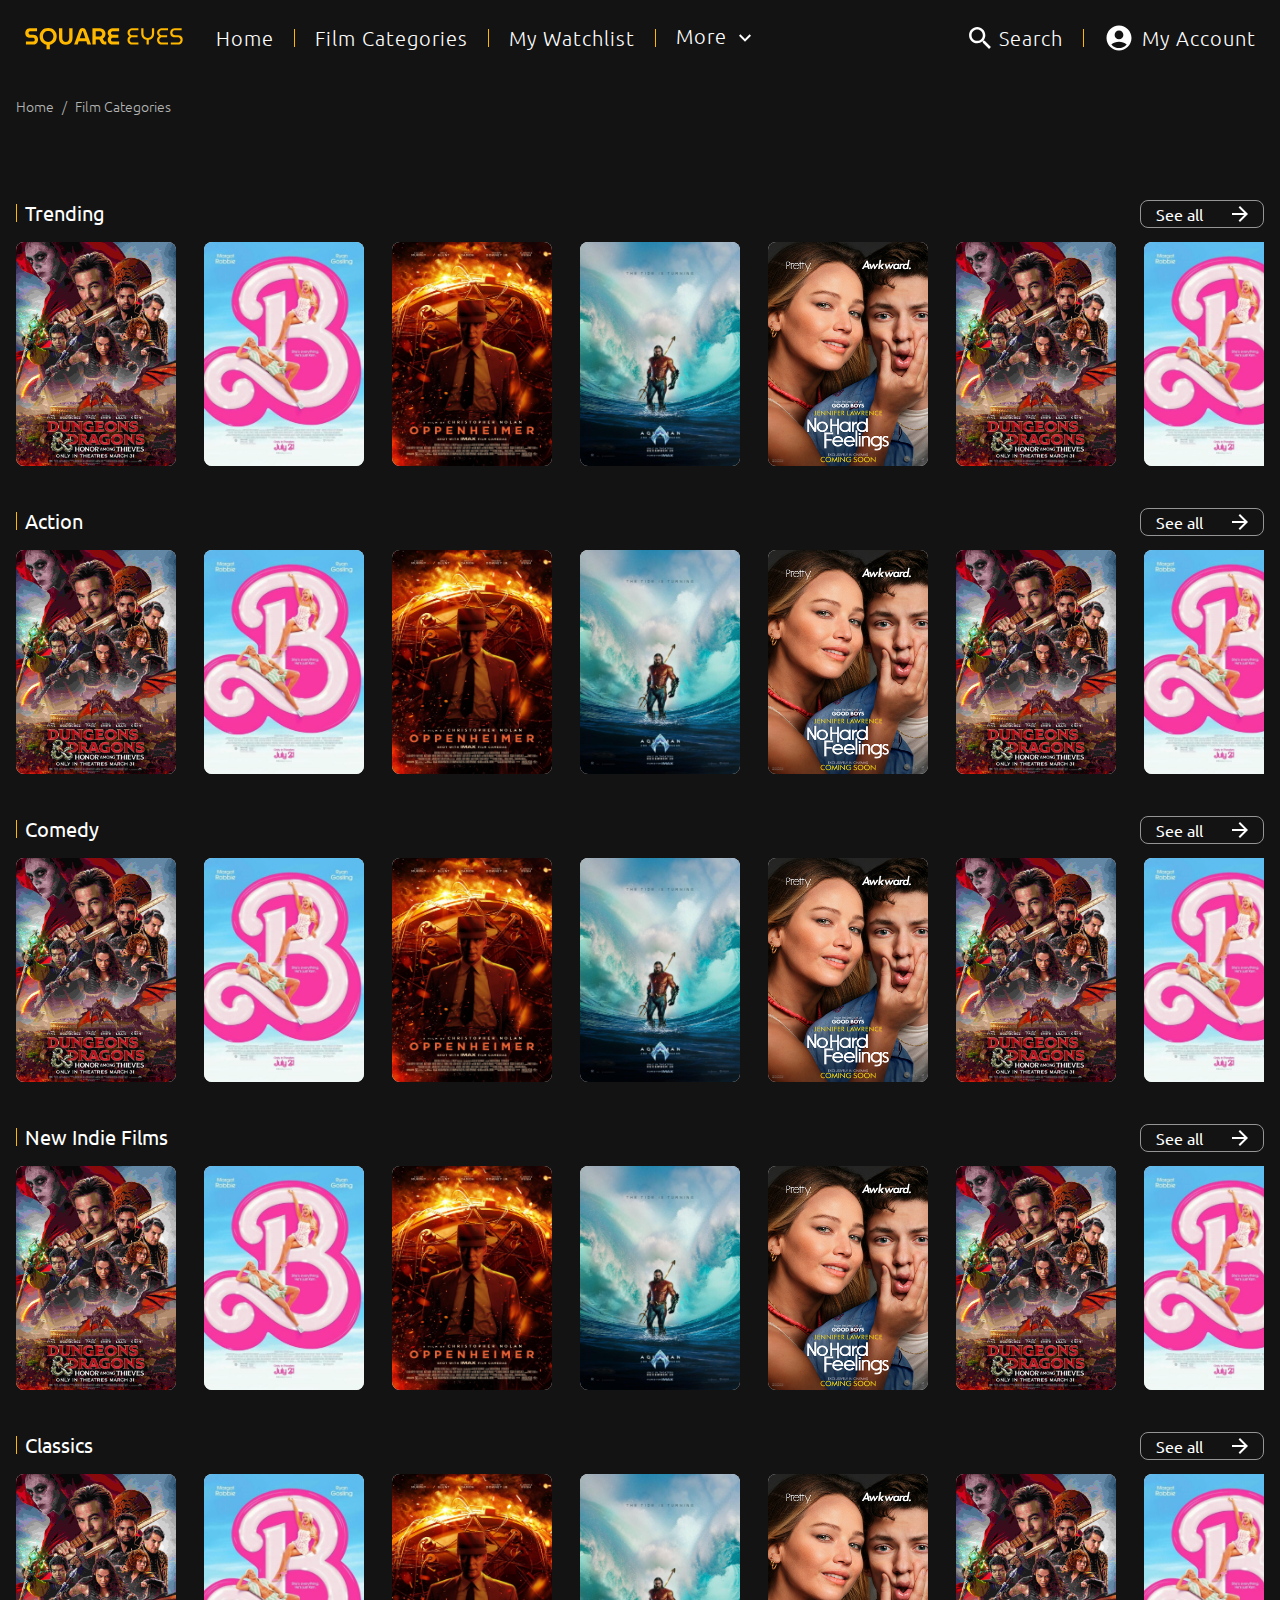
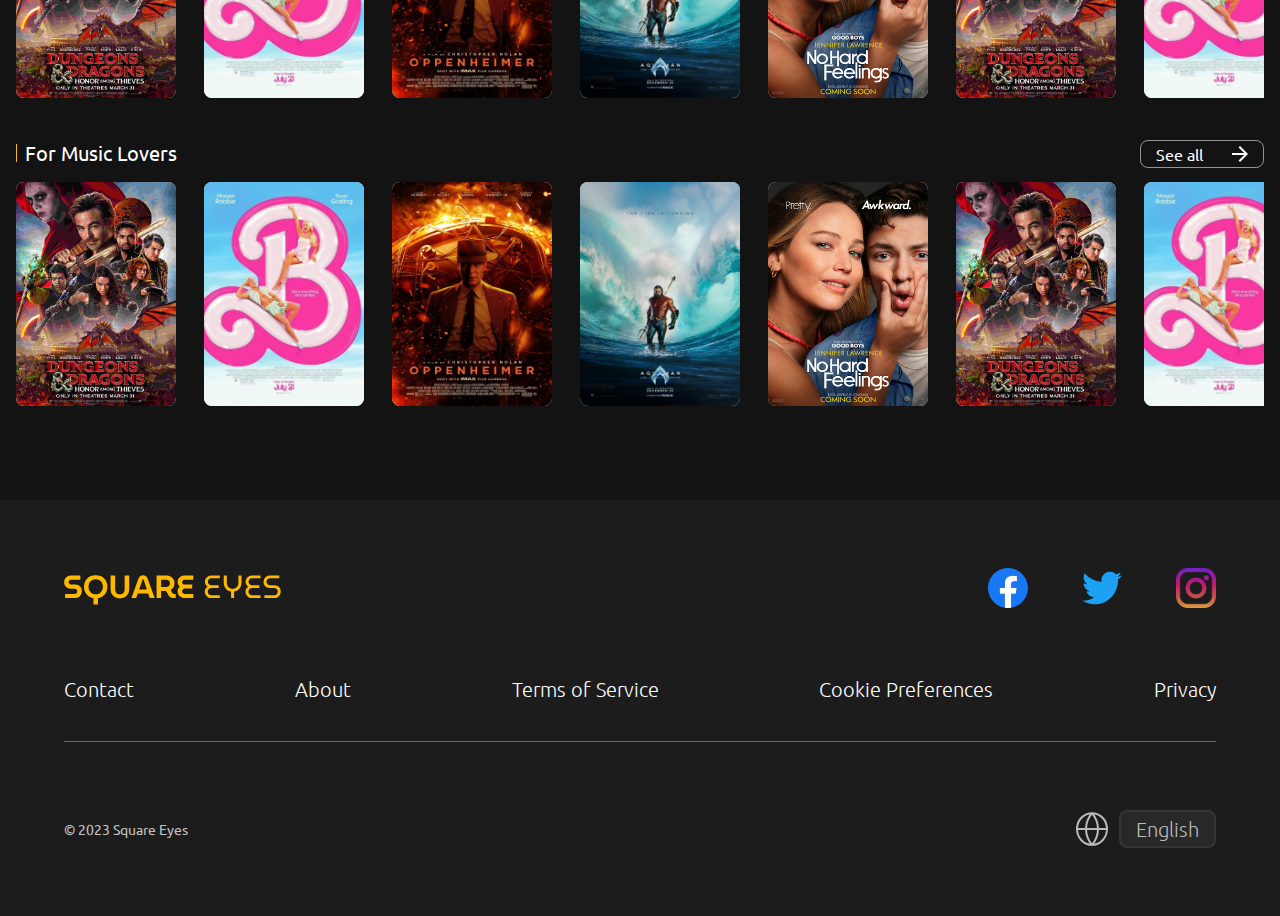
<file: categories-page.html>
<!DOCTYPE html>
<html lang="en">
<head>
    <meta charset="UTF-8">
    <meta content="width=device-width, initial-scale=1" name="viewport">
    <meta content="Square Eyes make movie streaming accessible for everyone. Indulge in a wide range of films from different genres, eras, and cultures. Square Eyes has something for everyone."
          name="description">
    <meta content="Square Eyes, movies, trending, action, comedy, indie films, classic films, music lovers"
          name="keywords">
    <title>Square Eyes - Categories page</title>
    <link href="css/categories-page.css" rel="stylesheet" type="text/css"/>
    <link href="css/footer-and-header.css" rel="stylesheet" type="text/css"/>
    <link href="css/styles.css" rel="stylesheet" type="text/css"/>
</head>
<body>
    <header class="header-square-eyes">
        <div class="logo-and-nav-links">
            <a href="#">
                <svg class="logo" width="220" height="40" viewBox="0 0 220 40" fill="none" xmlns="http://www.w3.org/2000/svg">
                    <path d="M2.583 31V26.968H12.183C12.6523 26.968 13.079 26.8507 13.463 26.616C13.847 26.3813 14.1563 26.072 14.391 25.688C14.6257 25.2827 14.743 24.8453 14.743 24.376C14.743 23.8853 14.6257 23.448 14.391 23.064C14.1563 22.6587 13.847 22.3387 13.463 22.104C13.079 21.8693 12.6523 21.752 12.183 21.752H8.439C7.18033 21.752 6.039 21.496 5.015 20.984C3.991 20.472 3.16967 19.736 2.551 18.776C1.95367 17.7947 1.655 16.6213 1.655 15.256C1.655 13.912 1.943 12.7493 2.519 11.768C3.095 10.7653 3.87367 9.98667 4.855 9.432C5.83633 8.87733 6.92433 8.6 8.119 8.6H17.847V12.632H8.567C8.14033 12.632 7.74567 12.7493 7.383 12.984C7.02033 13.1973 6.73233 13.4853 6.519 13.848C6.327 14.2107 6.231 14.616 6.231 15.064C6.231 15.512 6.327 15.9173 6.519 16.28C6.73233 16.6427 7.02033 16.9307 7.383 17.144C7.74567 17.3573 8.14033 17.464 8.567 17.464H12.439C13.8257 17.464 15.031 17.7307 16.055 18.264C17.079 18.7973 17.8683 19.544 18.423 20.504C18.999 21.464 19.287 22.584 19.287 23.864C19.287 25.3787 18.9883 26.6693 18.391 27.736C17.815 28.8027 17.0257 29.6133 16.023 30.168C15.0417 30.7227 13.9537 31 12.759 31H2.583ZM30.9383 37.496V30.68H35.4823V37.496H30.9383ZM33.2103 31.416C31.4183 31.416 29.7969 31.1173 28.3463 30.52C26.9169 29.9013 25.6903 29.0587 24.6663 27.992C23.6423 26.9253 22.8529 25.688 22.2983 24.28C21.7436 22.872 21.4663 21.368 21.4663 19.768C21.4663 18.168 21.7436 16.6747 22.2983 15.288C22.8529 13.88 23.6423 12.6427 24.6663 11.576C25.6903 10.5093 26.9169 9.67733 28.3463 9.08C29.7969 8.48266 31.4183 8.184 33.2103 8.184C35.0023 8.184 36.6129 8.48266 38.0423 9.08C39.4929 9.67733 40.7303 10.5093 41.7543 11.576C42.7783 12.6427 43.5676 13.88 44.1223 15.288C44.6769 16.6747 44.9543 18.168 44.9543 19.768C44.9543 21.368 44.6769 22.872 44.1223 24.28C43.5676 25.688 42.7783 26.9253 41.7543 27.992C40.7303 29.0587 39.4929 29.9013 38.0423 30.52C36.6129 31.1173 35.0023 31.416 33.2103 31.416ZM33.2103 27.352C34.2343 27.352 35.1836 27.1707 36.0583 26.808C36.9329 26.424 37.6903 25.8907 38.3303 25.208C38.9916 24.504 39.4929 23.6933 39.8343 22.776C40.1969 21.8587 40.3783 20.856 40.3783 19.768C40.3783 18.68 40.1969 17.6773 39.8343 16.76C39.4929 15.8427 38.9916 15.0427 38.3303 14.36C37.6903 13.6773 36.9329 13.1547 36.0583 12.792C35.1836 12.408 34.2343 12.216 33.2103 12.216C32.1863 12.216 31.2369 12.408 30.3623 12.792C29.4876 13.1547 28.7196 13.6773 28.0583 14.36C27.4183 15.0427 26.9169 15.8427 26.5543 16.76C26.2129 17.6773 26.0423 18.68 26.0423 19.768C26.0423 20.856 26.2129 21.8587 26.5543 22.776C26.9169 23.6933 27.4183 24.504 28.0583 25.208C28.7196 25.8907 29.4876 26.424 30.3623 26.808C31.2369 27.1707 32.1863 27.352 33.2103 27.352ZM57.4045 31.384C55.5912 31.384 53.9805 31.0107 52.5725 30.264C51.1858 29.5173 50.0872 28.4613 49.2765 27.096C48.4872 25.7093 48.0925 24.0667 48.0925 22.168V8.6H52.6685V22.456C52.6685 23.352 52.8605 24.1733 53.2445 24.92C53.6285 25.6453 54.1725 26.232 54.8765 26.68C55.6018 27.128 56.4445 27.352 57.4045 27.352C58.3858 27.352 59.2285 27.128 59.9325 26.68C60.6365 26.232 61.1805 25.6453 61.5645 24.92C61.9485 24.1733 62.1405 23.352 62.1405 22.456V8.6H66.7165V22.168C66.7165 24.0667 66.3112 25.7093 65.5005 27.096C64.7112 28.4613 63.6125 29.5173 62.2045 30.264C60.8178 31.0107 59.2178 31.384 57.4045 31.384ZM68.8938 31L76.1898 11.096C76.5524 10.136 77.1178 9.42133 77.8858 8.952C78.6751 8.46133 79.5604 8.216 80.5418 8.216C81.5231 8.216 82.4084 8.45067 83.1978 8.92C83.9871 9.368 84.5524 10.0827 84.8938 11.064L92.2218 31H87.1978L85.6938 26.488H75.2618L73.6938 31H68.8938ZM76.6378 22.456H84.3498L81.1178 12.632C81.0751 12.4827 81.0004 12.376 80.8938 12.312C80.8084 12.248 80.7018 12.216 80.5738 12.216C80.4458 12.216 80.3391 12.2587 80.2538 12.344C80.1684 12.408 80.1044 12.504 80.0618 12.632L76.6378 22.456ZM94.0775 31V8.6H104.094C105.566 8.6 106.899 8.93067 108.094 9.592C109.31 10.232 110.27 11.128 110.974 12.28C111.699 13.432 112.062 14.776 112.062 16.312C112.062 17.8053 111.71 19.128 111.006 20.28C110.302 21.4107 109.374 22.3067 108.222 22.968L110.27 26.552C110.355 26.68 110.462 26.7867 110.59 26.872C110.718 26.936 110.867 26.968 111.038 26.968H113.214V31H110.334C109.438 31 108.616 30.776 107.87 30.328C107.144 29.88 106.568 29.2933 106.142 28.568L103.614 24.024C103.422 24.024 103.219 24.024 103.006 24.024C102.814 24.024 102.622 24.024 102.43 24.024H98.6535V31H94.0775ZM98.6535 19.992H103.55C104.275 19.992 104.936 19.8533 105.534 19.576C106.131 19.2773 106.6 18.8507 106.942 18.296C107.304 17.7413 107.486 17.08 107.486 16.312C107.486 15.544 107.304 14.8827 106.942 14.328C106.579 13.7733 106.099 13.3573 105.502 13.08C104.926 12.7813 104.275 12.632 103.55 12.632H98.6535V19.992ZM121.749 31C120.512 31 119.381 30.7013 118.357 30.104C117.355 29.5067 116.555 28.7067 115.957 27.704C115.36 26.68 115.061 25.5493 115.061 24.312C115.061 23.416 115.253 22.5733 115.637 21.784C116.021 20.9947 116.544 20.3013 117.205 19.704C116.544 19.1067 116.021 18.4133 115.637 17.624C115.253 16.8347 115.061 16.0027 115.061 15.128C115.061 13.912 115.349 12.8133 115.925 11.832C116.523 10.8507 117.312 10.072 118.293 9.496C119.296 8.89867 120.395 8.6 121.589 8.6H130.805V12.632H122.101C121.653 12.632 121.237 12.7493 120.853 12.984C120.491 13.1973 120.192 13.496 119.957 13.88C119.744 14.2427 119.637 14.6587 119.637 15.128C119.637 15.576 119.744 15.992 119.957 16.376C120.192 16.7387 120.491 17.0373 120.853 17.272C121.237 17.4853 121.653 17.592 122.101 17.592H129.717V21.624H122.293C121.803 21.624 121.355 21.752 120.949 22.008C120.544 22.2427 120.224 22.5627 119.989 22.968C119.755 23.3733 119.637 23.8213 119.637 24.312C119.637 24.8027 119.755 25.2507 119.989 25.656C120.224 26.0613 120.544 26.3813 120.949 26.616C121.355 26.8507 121.803 26.968 122.293 26.968H130.805V31H121.749ZM148.602 31C147.365 31 146.266 30.712 145.306 30.136C144.368 29.5387 143.632 28.76 143.098 27.8C142.565 26.84 142.298 25.7947 142.298 24.664C142.298 23.64 142.533 22.68 143.002 21.784C143.493 20.888 144.197 20.184 145.114 19.672C144.218 19.096 143.536 18.3813 143.066 17.528C142.597 16.6747 142.362 15.7787 142.362 14.84C142.362 13.688 142.629 12.6427 143.162 11.704C143.717 10.7653 144.464 10.0187 145.402 9.464C146.341 8.888 147.376 8.6 148.506 8.6H157.37V11.32H148.858C148.197 11.32 147.61 11.48 147.098 11.8C146.586 12.12 146.181 12.5467 145.882 13.08C145.584 13.592 145.434 14.1787 145.434 14.84C145.434 15.4587 145.584 16.024 145.882 16.536C146.202 17.048 146.629 17.464 147.162 17.784C147.696 18.0827 148.282 18.232 148.922 18.232H156.186V20.952H149.146C148.357 20.952 147.674 21.1333 147.098 21.496C146.544 21.8373 146.106 22.296 145.786 22.872C145.488 23.4267 145.338 24.024 145.338 24.664C145.338 25.304 145.488 25.9013 145.786 26.456C146.085 27.0107 146.512 27.4587 147.066 27.8C147.621 28.12 148.272 28.28 149.018 28.28H157.37V31H148.602ZM168.558 31V24.504C167 24.2907 165.678 23.7893 164.59 23C163.502 22.1893 162.67 21.144 162.094 19.864C161.518 18.584 161.23 17.144 161.23 15.544V8.6H164.302V15.8C164.302 16.9093 164.526 17.9333 164.974 18.872C165.443 19.7893 166.104 20.536 166.958 21.112C167.832 21.6667 168.888 21.944 170.126 21.944C171.363 21.944 172.408 21.6667 173.262 21.112C174.136 20.536 174.798 19.7893 175.246 18.872C175.694 17.9333 175.918 16.9093 175.918 15.8V8.6H178.99V15.544C178.99 17.144 178.702 18.584 178.126 19.864C177.55 21.144 176.707 22.1893 175.598 23C174.51 23.8107 173.187 24.312 171.63 24.504V31H168.558ZM189.271 31C188.034 31 186.935 30.712 185.975 30.136C185.037 29.5387 184.301 28.76 183.767 27.8C183.234 26.84 182.967 25.7947 182.967 24.664C182.967 23.64 183.202 22.68 183.671 21.784C184.162 20.888 184.866 20.184 185.783 19.672C184.887 19.096 184.205 18.3813 183.735 17.528C183.266 16.6747 183.031 15.7787 183.031 14.84C183.031 13.688 183.298 12.6427 183.831 11.704C184.386 10.7653 185.133 10.0187 186.071 9.464C187.01 8.888 188.045 8.6 189.175 8.6H198.039V11.32H189.527C188.866 11.32 188.279 11.48 187.767 11.8C187.255 12.12 186.85 12.5467 186.551 13.08C186.253 13.592 186.103 14.1787 186.103 14.84C186.103 15.4587 186.253 16.024 186.551 16.536C186.871 17.048 187.298 17.464 187.831 17.784C188.365 18.0827 188.951 18.232 189.591 18.232H196.855V20.952H189.815C189.026 20.952 188.343 21.1333 187.767 21.496C187.213 21.8373 186.775 22.296 186.455 22.872C186.157 23.4267 186.007 24.024 186.007 24.664C186.007 25.304 186.157 25.9013 186.455 26.456C186.754 27.0107 187.181 27.4587 187.735 27.8C188.29 28.12 188.941 28.28 189.687 28.28H198.039V31H189.271ZM201.899 31V28.28H211.595C212.341 28.28 212.981 28.1093 213.515 27.768C214.048 27.4053 214.464 26.9467 214.763 26.392C215.061 25.8373 215.211 25.2507 215.211 24.632C215.211 23.992 215.061 23.4053 214.763 22.872C214.485 22.3173 214.08 21.88 213.547 21.56C213.035 21.2187 212.405 21.048 211.659 21.048H207.435C206.176 21.048 205.067 20.792 204.107 20.28C203.147 19.7467 202.389 19.0213 201.835 18.104C201.301 17.1653 201.035 16.1093 201.035 14.936C201.035 13.7413 201.291 12.664 201.803 11.704C202.336 10.744 203.072 9.98667 204.011 9.432C204.971 8.87733 206.069 8.6 207.307 8.6H216.811V11.32H207.595C206.891 11.32 206.272 11.4907 205.739 11.832C205.205 12.152 204.8 12.5787 204.523 13.112C204.245 13.624 204.107 14.1787 204.107 14.776C204.107 15.352 204.235 15.9067 204.491 16.44C204.768 16.952 205.163 17.368 205.675 17.688C206.208 18.008 206.816 18.168 207.499 18.168H211.819C213.163 18.168 214.315 18.4347 215.275 18.968C216.235 19.5013 216.971 20.2267 217.483 21.144C217.995 22.0613 218.251 23.1067 218.251 24.28C218.251 25.5813 217.984 26.744 217.451 27.768C216.939 28.7707 216.203 29.56 215.243 30.136C214.283 30.712 213.184 31 211.947 31H201.899Z" fill="#FFB800"/>
                </svg>
            </a>
            <nav>
                <ul class="nav-links">
                    <li><a class="nav-text" href="index.html">Home</a></li>
                    <li>
                        <div class="line-divider-header"></div>
                    </li>
                    <li><a class="nav-text" href="categories-page.html">Film Categories</a></li>
                    <li>
                        <div class="line-divider-header"></div>
                    </li>
                    <li><a class="nav-text" href="categories-page.html">My Watchlist</a></li>
                    <li>
                        <div class="line-divider-header"></div>
                    </li>
                    <!--      DROPDOWN MENU -->
                    <li>
                        <div class="dropdown-menu">
                            <div class="dropdown-btn">
                                More
                                <svg class="icon-header" width="18" height="18" viewBox="0 0 18 18" fill="none" xmlns="http://www.w3.org/2000/svg">
                                    <path d="M7.41 8.29501L12 12.875L16.59 8.29501L18 9.70501L12 15.705L6 9.70501L7.41 8.29501Z" fill="white"/>
                                </svg>
                            </div>
                            <div class="dropdown-content">
                                <a href="#">Sale</a>
                                <a href="contact-page.html">Contact</a>
                                <a href="about-us.html">About</a>
                            </div>
                        </div></li>
                </ul>
            </nav>
        </div>
        <div role="navigation" class="header-search-account-burger-mobile">
            <!--      search -->
            <div class="header-icons-mobile">
                <svg width="18" height="18" viewBox="0 0 18 18" fill="none" xmlns="http://www.w3.org/2000/svg">
                    <path d="M12.755 11.255H11.965L11.685 10.985C12.665 9.845 13.255 8.365 13.255 6.755C13.255 3.165 10.345 0.255005 6.755 0.255005C3.165 0.255005 0.254997 3.165 0.254997 6.755C0.254997 10.345 3.165 13.255 6.755 13.255C8.365 13.255 9.845 12.665 10.985 11.685L11.255 11.965V12.755L16.255 17.745L17.745 16.255L12.755 11.255ZM6.755 11.255C4.265 11.255 2.255 9.245 2.255 6.755C2.255 4.265 4.265 2.255 6.755 2.255C9.245 2.255 11.255 4.265 11.255 6.755C11.255 9.245 9.245 11.255 6.755 11.255Z" fill="white"/>
                </svg>
            </div>
            <!--      my account -->
            <div class="header-icons-mobile">
                <svg width="20" height="20" viewBox="0 0 20 20" fill="none" xmlns="http://www.w3.org/2000/svg">
                    <path d="M10 0C4.48 0 0 4.48 0 10C0 15.52 4.48 20 10 20C15.52 20 20 15.52 20 10C20 4.48 15.52 0 10 0ZM10 4C11.93 4 13.5 5.57 13.5 7.5C13.5 9.43 11.93 11 10 11C8.07 11 6.5 9.43 6.5 7.5C6.5 5.57 8.07 4 10 4ZM10 18C7.97 18 5.57 17.18 3.86 15.12C5.55 13.8 7.68 13 10 13C12.32 13 14.45 13.8 16.14 15.12C14.43 17.18 12.03 18 10 18Z" fill="white"/>
                </svg>
            </div>
            <!--      burger menu -->
            <div class="dropdown-menu-mobile">
            <div class="header-icons-mobile dropdown-btn-mobile">
                <svg width="20" height="14" viewBox="0 0 20 14" fill="none" xmlns="http://www.w3.org/2000/svg">
                    <path d="M1 7H19M1 1H19M1 13H19" stroke="white" stroke-width="2" stroke-linecap="round" stroke-linejoin="round"/>
                </svg>
            </div>
                <div class="dropdown-content-mobile">
                <a href="index.html">Home</a>
                <a href="categories-page.html">Film Categories</a>
                <a href="categories-page.html">My Watchlist</a>
                <a href="about-us.html">About Us</a>
                <a href="contact-page.html">Contact</a>
                <a href="categories-page.html">Sale</a>
                </div>
            </div>
        </div>
        <div class="header-search-and-my-account-desktop">
            <div class="header-search-desktop">
                <svg width="22" height="22" viewBox="0 0 22 22" fill="none" xmlns="http://www.w3.org/2000/svg">
                    <path d="M15.6938 13.8188H14.7063L14.3563 13.4813C15.5813 12.0563 16.3188 10.2063 16.3188 8.19376C16.3188 3.70626 12.6813 0.0687561 8.19376 0.0687561C3.70626 0.0687561 0.0687561 3.70626 0.0687561 8.19376C0.0687561 12.6813 3.70626 16.3188 8.19376 16.3188C10.2063 16.3188 12.0563 15.5813 13.4813 14.3563L13.8188 14.7063V15.6938L20.0688 21.9313L21.9313 20.0688L15.6938 13.8188ZM8.19376 13.8188C5.08126 13.8188 2.56876 11.3063 2.56876 8.19376C2.56876 5.08126 5.08126 2.56876 8.19376 2.56876C11.3063 2.56876 13.8188 5.08126 13.8188 8.19376C13.8188 11.3063 11.3063 13.8188 8.19376 13.8188Z" fill="white"/>
                </svg>
                <span>Search</span>
            </div>
            <div class="line-divider-header"></div>
            <div class="header-account-desktop">
                <svg width="30" height="30" viewBox="0 0 30 30" fill="none" xmlns="http://www.w3.org/2000/svg">
                    <path d="M15 2.5C8.1 2.5 2.5 8.1 2.5 15C2.5 21.9 8.1 27.5 15 27.5C21.9 27.5 27.5 21.9 27.5 15C27.5 8.1 21.9 2.5 15 2.5ZM15 7.5C17.4125 7.5 19.375 9.4625 19.375 11.875C19.375 14.2875 17.4125 16.25 15 16.25C12.5875 16.25 10.625 14.2875 10.625 11.875C10.625 9.4625 12.5875 7.5 15 7.5ZM15 25C12.4625 25 9.4625 23.975 7.325 21.4C9.4375 19.75 12.1 18.75 15 18.75C17.9 18.75 20.5625 19.75 22.675 21.4C20.5375 23.975 17.5375 25 15 25Z" fill="white"/>
                </svg>
                <span>My Account</span>
            </div>
        </div>
    </header>
  <main>
  <div class="breadcrumbs">
      <span><a href="index.html">Home</a></span>
      <span>/</span>
      <span>Film Categories</span>
  </div>
      <section class="section-movie-categories">
        <div>
            <div class="categories-heading-and-button">
                <div class="movie-categories-heading">
                    <div class="line-divider-header"></div>
                    <span>Trending</span>
                </div>
                <div class="button-padding">
                <button class="button-see-all">
                    <span>See all</span>
                    <svg width="16" height="16" viewBox="0 0 16 16" fill="none" xmlns="http://www.w3.org/2000/svg">
                    <path d="M8 0L6.59 1.41L12.17 7H0V9H12.17L6.59 14.59L8 16L16 8L8 0Z" fill="white"/>
                </svg>
                </button>
                </div>
            </div>
            <div class="movie-carousel">
                <form action="movie-page.html">
                <button class="carousel-movie-card">
                    <img alt="the movie dungeons and dragons"
                         src="assets/images/movie-covers/new-releases/movie-dungeons-and-dragons.jpg"/>
                </button>
                </form>
                <form action="movie-page.html">
                    <button class="carousel-movie-card">
                        <img alt="the movie barbie"
                             src="assets/images/movie-covers/new-releases/movie-barbie.jpg"/>
                    </button>
                </form>
                <form action="movie-page.html">
                    <button class="carousel-movie-card">
                        <img alt="the movie oppenheimer"
                             src="assets/images/movie-covers/new-releases/movie-oppenheimer.jpg"/>
                    </button>
                </form>
                <form action="movie-page.html">
                    <button class="carousel-movie-card">
                        <img alt="the movie aquaman"
                             src="assets/images/movie-covers/new-releases/movie-aquaman.jpg"/>
                    </button>
                </form>
                <form action="movie-page.html">
                    <button class="carousel-movie-card">
                        <img class="movie-img" alt="the movie no hard feelings"
                             src="assets/images/movie-covers/new-releases/movie-nohardfeelings.jpg"/>
                    </button>
                </form>
                <form action="movie-page.html">
                    <button class="carousel-movie-card">
                        <img alt="the movie dungeons and dragons"
                             src="assets/images/movie-covers/new-releases/movie-dungeons-and-dragons.jpg"/>
                    </button>
                </form>
                <form action="movie-page.html">
                    <button class="carousel-movie-card">
                        <img alt="the movie barbie"
                             src="assets/images/movie-covers/new-releases/movie-barbie.jpg"/>
                    </button>
                </form>
                <form action="movie-page.html">
                    <button class="carousel-movie-card">
                        <img alt="the movie oppenheimer"
                             src="assets/images/movie-covers/new-releases/movie-oppenheimer.jpg"/>
                    </button>
                </form>
                <form action="movie-page.html">
                    <button class="carousel-movie-card">
                        <img alt="the movie aquaman"
                             src="assets/images/movie-covers/new-releases/movie-aquaman.jpg"/>
                    </button>
                </form>
                <form action="movie-page.html">
                    <button class="carousel-movie-card">
                        <img class="movie-img" alt="the movie no hard feelings"
                             src="assets/images/movie-covers/new-releases/movie-nohardfeelings.jpg"/>
                    </button>
                </form>
                <form action="movie-page.html">
                    <button class="carousel-movie-card">
                        <img alt="the movie dungeons and dragons"
                             src="assets/images/movie-covers/new-releases/movie-dungeons-and-dragons.jpg"/>
                    </button>
                </form>
                <form action="movie-page.html">
                    <button class="carousel-movie-card">
                        <img alt="the movie barbie"
                             src="assets/images/movie-covers/new-releases/movie-barbie.jpg"/>
                    </button>
                </form>
                <form action="movie-page.html">
                    <button class="carousel-movie-card">
                        <img alt="the movie oppenheimer"
                             src="assets/images/movie-covers/new-releases/movie-oppenheimer.jpg"/>
                    </button>
                </form>
                <form action="movie-page.html">
                    <button class="carousel-movie-card">
                        <img alt="the movie aquaman"
                             src="assets/images/movie-covers/new-releases/movie-aquaman.jpg"/>
                    </button>
                </form>
                <form action="movie-page.html">
                    <button class="carousel-movie-card">
                        <img class="movie-img" alt="the movie no hard feelings"
                             src="assets/images/movie-covers/new-releases/movie-nohardfeelings.jpg"/>
                    </button>
                </form>
            </div>
        </div>
          <div>
              <div class="categories-heading-and-button">
              <div class="movie-categories-heading">
                  <div class="line-divider-header"></div>
                  <span>Action</span>
              </div>
                  <div class="button-padding">
              <button class="button-see-all">
                  <span>See all</span>
                  <svg width="16" height="16" viewBox="0 0 16 16" fill="none" xmlns="http://www.w3.org/2000/svg">
                      <path d="M8 0L6.59 1.41L12.17 7H0V9H12.17L6.59 14.59L8 16L16 8L8 0Z" fill="white"/>
                  </svg>
              </button>
                      </div>
          </div>
              <div class="movie-carousel">
                  <form action="movie-page.html">
                      <button class="carousel-movie-card">
                          <img alt="the movie dungeons and dragons"
                               src="assets/images/movie-covers/new-releases/movie-dungeons-and-dragons.jpg"/>
                      </button>
                  </form>
                  <form action="movie-page.html">
                      <button class="carousel-movie-card">
                          <img alt="the movie barbie"
                               src="assets/images/movie-covers/new-releases/movie-barbie.jpg"/>
                      </button>
                  </form>
                  <form action="movie-page.html">
                      <button class="carousel-movie-card">
                          <img alt="the movie oppenheimer"
                               src="assets/images/movie-covers/new-releases/movie-oppenheimer.jpg"/>
                      </button>
                  </form>
                  <form action="movie-page.html">
                      <button class="carousel-movie-card">
                          <img alt="the movie aquaman"
                               src="assets/images/movie-covers/new-releases/movie-aquaman.jpg"/>
                      </button>
                  </form>
                  <form action="movie-page.html">
                      <button class="carousel-movie-card">
                          <img class="movie-img" alt="the movie no hard feelings"
                               src="assets/images/movie-covers/new-releases/movie-nohardfeelings.jpg"/>
                      </button>
                  </form>
                  <form action="movie-page.html">
                      <button class="carousel-movie-card">
                          <img alt="the movie dungeons and dragons"
                               src="assets/images/movie-covers/new-releases/movie-dungeons-and-dragons.jpg"/>
                      </button>
                  </form>
                  <form action="movie-page.html">
                      <button class="carousel-movie-card">
                          <img alt="the movie barbie"
                               src="assets/images/movie-covers/new-releases/movie-barbie.jpg"/>
                      </button>
                  </form>
                  <form action="movie-page.html">
                      <button class="carousel-movie-card">
                          <img alt="the movie oppenheimer"
                               src="assets/images/movie-covers/new-releases/movie-oppenheimer.jpg"/>
                      </button>
                  </form>
                  <form action="movie-page.html">
                      <button class="carousel-movie-card">
                          <img alt="the movie aquaman"
                               src="assets/images/movie-covers/new-releases/movie-aquaman.jpg"/>
                      </button>
                  </form>
                  <form action="movie-page.html">
                      <button class="carousel-movie-card">
                          <img class="movie-img" alt="the movie no hard feelings"
                               src="assets/images/movie-covers/new-releases/movie-nohardfeelings.jpg"/>
                      </button>
                  </form>
                  <form action="movie-page.html">
                      <button class="carousel-movie-card">
                          <img alt="the movie dungeons and dragons"
                               src="assets/images/movie-covers/new-releases/movie-dungeons-and-dragons.jpg"/>
                      </button>
                  </form>
                  <form action="movie-page.html">
                      <button class="carousel-movie-card">
                          <img alt="the movie barbie"
                               src="assets/images/movie-covers/new-releases/movie-barbie.jpg"/>
                      </button>
                  </form>
                  <form action="movie-page.html">
                      <button class="carousel-movie-card">
                          <img alt="the movie oppenheimer"
                               src="assets/images/movie-covers/new-releases/movie-oppenheimer.jpg"/>
                      </button>
                  </form>
                  <form action="movie-page.html">
                      <button class="carousel-movie-card">
                          <img alt="the movie aquaman"
                               src="assets/images/movie-covers/new-releases/movie-aquaman.jpg"/>
                      </button>
                  </form>
                  <form action="movie-page.html">
                      <button class="carousel-movie-card">
                          <img class="movie-img" alt="the movie no hard feelings"
                               src="assets/images/movie-covers/new-releases/movie-nohardfeelings.jpg"/>
                      </button>
                  </form>
              </div>
          </div>
          <div>
              <div class="categories-heading-and-button">
              <div class="movie-categories-heading">
                  <div class="line-divider-header"></div>
                  <span>Comedy</span>
              </div>
                  <div class="button-padding">
                  <button class="button-see-all">
                      <span>See all</span>
                      <svg width="16" height="16" viewBox="0 0 16 16" fill="none" xmlns="http://www.w3.org/2000/svg">
                          <path d="M8 0L6.59 1.41L12.17 7H0V9H12.17L6.59 14.59L8 16L16 8L8 0Z" fill="white"/>
                      </svg>
                  </button>
                  </div>
              </div>
              <div class="movie-carousel">
                  <form action="movie-page.html">
                      <button class="carousel-movie-card">
                          <img alt="the movie dungeons and dragons"
                               src="assets/images/movie-covers/new-releases/movie-dungeons-and-dragons.jpg"/>
                      </button>
                  </form>
                  <form action="movie-page.html">
                      <button class="carousel-movie-card">
                          <img alt="the movie barbie"
                               src="assets/images/movie-covers/new-releases/movie-barbie.jpg"/>
                      </button>
                  </form>
                  <form action="movie-page.html">
                      <button class="carousel-movie-card">
                          <img alt="the movie oppenheimer"
                               src="assets/images/movie-covers/new-releases/movie-oppenheimer.jpg"/>
                      </button>
                  </form>
                  <form action="movie-page.html">
                      <button class="carousel-movie-card">
                          <img alt="the movie aquaman"
                               src="assets/images/movie-covers/new-releases/movie-aquaman.jpg"/>
                      </button>
                  </form>
                  <form action="movie-page.html">
                      <button class="carousel-movie-card">
                          <img class="movie-img" alt="the movie no hard feelings"
                               src="assets/images/movie-covers/new-releases/movie-nohardfeelings.jpg"/>
                      </button>
                  </form>
                  <form action="movie-page.html">
                      <button class="carousel-movie-card">
                          <img alt="the movie dungeons and dragons"
                               src="assets/images/movie-covers/new-releases/movie-dungeons-and-dragons.jpg"/>
                      </button>
                  </form>
                  <form action="movie-page.html">
                      <button class="carousel-movie-card">
                          <img alt="the movie barbie"
                               src="assets/images/movie-covers/new-releases/movie-barbie.jpg"/>
                      </button>
                  </form>
                  <form action="movie-page.html">
                      <button class="carousel-movie-card">
                          <img alt="the movie oppenheimer"
                               src="assets/images/movie-covers/new-releases/movie-oppenheimer.jpg"/>
                      </button>
                  </form>
                  <form action="movie-page.html">
                      <button class="carousel-movie-card">
                          <img alt="the movie aquaman"
                               src="assets/images/movie-covers/new-releases/movie-aquaman.jpg"/>
                      </button>
                  </form>
                  <form action="movie-page.html">
                      <button class="carousel-movie-card">
                          <img class="movie-img" alt="the movie no hard feelings"
                               src="assets/images/movie-covers/new-releases/movie-nohardfeelings.jpg"/>
                      </button>
                  </form>
                  <form action="movie-page.html">
                      <button class="carousel-movie-card">
                          <img alt="the movie dungeons and dragons"
                               src="assets/images/movie-covers/new-releases/movie-dungeons-and-dragons.jpg"/>
                      </button>
                  </form>
                  <form action="movie-page.html">
                      <button class="carousel-movie-card">
                          <img alt="the movie barbie"
                               src="assets/images/movie-covers/new-releases/movie-barbie.jpg"/>
                      </button>
                  </form>
                  <form action="movie-page.html">
                      <button class="carousel-movie-card">
                          <img alt="the movie oppenheimer"
                               src="assets/images/movie-covers/new-releases/movie-oppenheimer.jpg"/>
                      </button>
                  </form>
                  <form action="movie-page.html">
                      <button class="carousel-movie-card">
                          <img alt="the movie aquaman"
                               src="assets/images/movie-covers/new-releases/movie-aquaman.jpg"/>
                      </button>
                  </form>
                  <form action="movie-page.html">
                      <button class="carousel-movie-card">
                          <img class="movie-img" alt="the movie no hard feelings"
                               src="assets/images/movie-covers/new-releases/movie-nohardfeelings.jpg"/>
                      </button>
                  </form>
              </div>
          </div>
          <div>
              <div class="categories-heading-and-button">
              <div class="movie-categories-heading">
                  <div class="line-divider-header"></div>
                  <span>New Indie Films</span>
              </div>
                  <div class="button-padding">
                  <button class="button-see-all">
                      <span>See all</span>
                      <svg width="16" height="16" viewBox="0 0 16 16" fill="none" xmlns="http://www.w3.org/2000/svg">
                          <path d="M8 0L6.59 1.41L12.17 7H0V9H12.17L6.59 14.59L8 16L16 8L8 0Z" fill="white"/>
                      </svg>
                  </button>
                  </div>
              </div>
              <div class="movie-carousel">
                  <form action="movie-page.html">
                      <button class="carousel-movie-card">
                          <img alt="the movie dungeons and dragons"
                               src="assets/images/movie-covers/new-releases/movie-dungeons-and-dragons.jpg"/>
                      </button>
                  </form>
                  <form action="movie-page.html">
                      <button class="carousel-movie-card">
                          <img alt="the movie barbie"
                               src="assets/images/movie-covers/new-releases/movie-barbie.jpg"/>
                      </button>
                  </form>
                  <form action="movie-page.html">
                      <button class="carousel-movie-card">
                          <img alt="the movie oppenheimer"
                               src="assets/images/movie-covers/new-releases/movie-oppenheimer.jpg"/>
                      </button>
                  </form>
                  <form action="movie-page.html">
                      <button class="carousel-movie-card">
                          <img alt="the movie aquaman"
                               src="assets/images/movie-covers/new-releases/movie-aquaman.jpg"/>
                      </button>
                  </form>
                  <form action="movie-page.html">
                      <button class="carousel-movie-card">
                          <img class="movie-img" alt="the movie no hard feelings"
                               src="assets/images/movie-covers/new-releases/movie-nohardfeelings.jpg"/>
                      </button>
                  </form>
                  <form action="movie-page.html">
                      <button class="carousel-movie-card">
                          <img alt="the movie dungeons and dragons"
                               src="assets/images/movie-covers/new-releases/movie-dungeons-and-dragons.jpg"/>
                      </button>
                  </form>
                  <form action="movie-page.html">
                      <button class="carousel-movie-card">
                          <img alt="the movie barbie"
                               src="assets/images/movie-covers/new-releases/movie-barbie.jpg"/>
                      </button>
                  </form>
                  <form action="movie-page.html">
                      <button class="carousel-movie-card">
                          <img alt="the movie oppenheimer"
                               src="assets/images/movie-covers/new-releases/movie-oppenheimer.jpg"/>
                      </button>
                  </form>
                  <form action="movie-page.html">
                      <button class="carousel-movie-card">
                          <img alt="the movie aquaman"
                               src="assets/images/movie-covers/new-releases/movie-aquaman.jpg"/>
                      </button>
                  </form>
                  <form action="movie-page.html">
                      <button class="carousel-movie-card">
                          <img class="movie-img" alt="the movie no hard feelings"
                               src="assets/images/movie-covers/new-releases/movie-nohardfeelings.jpg"/>
                      </button>
                  </form>
                  <form action="movie-page.html">
                      <button class="carousel-movie-card">
                          <img alt="the movie dungeons and dragons"
                               src="assets/images/movie-covers/new-releases/movie-dungeons-and-dragons.jpg"/>
                      </button>
                  </form>
                  <form action="movie-page.html">
                      <button class="carousel-movie-card">
                          <img alt="the movie barbie"
                               src="assets/images/movie-covers/new-releases/movie-barbie.jpg"/>
                      </button>
                  </form>
                  <form action="movie-page.html">
                      <button class="carousel-movie-card">
                          <img alt="the movie oppenheimer"
                               src="assets/images/movie-covers/new-releases/movie-oppenheimer.jpg"/>
                      </button>
                  </form>
                  <form action="movie-page.html">
                      <button class="carousel-movie-card">
                          <img alt="the movie aquaman"
                               src="assets/images/movie-covers/new-releases/movie-aquaman.jpg"/>
                      </button>
                  </form>
                  <form action="movie-page.html">
                      <button class="carousel-movie-card">
                          <img class="movie-img" alt="the movie no hard feelings"
                               src="assets/images/movie-covers/new-releases/movie-nohardfeelings.jpg"/>
                      </button>
                  </form>
              </div>
          </div>
          <div>
              <div class="categories-heading-and-button">
              <div class="movie-categories-heading">
                  <div class="line-divider-header"></div>
                  <span>Classics</span>
              </div>
                  <div class="button-padding">
                  <button class="button-see-all">
                      <span>See all</span>
                      <svg width="16" height="16" viewBox="0 0 16 16" fill="none" xmlns="http://www.w3.org/2000/svg">
                          <path d="M8 0L6.59 1.41L12.17 7H0V9H12.17L6.59 14.59L8 16L16 8L8 0Z" fill="white"/>
                      </svg>
                  </button>
                  </div>
              </div>
              <div class="movie-carousel">
                  <form action="movie-page.html">
                      <button class="carousel-movie-card">
                          <img alt="the movie dungeons and dragons"
                               src="assets/images/movie-covers/new-releases/movie-dungeons-and-dragons.jpg"/>
                      </button>
                  </form>
                  <form action="movie-page.html">
                      <button class="carousel-movie-card">
                          <img alt="the movie barbie"
                               src="assets/images/movie-covers/new-releases/movie-barbie.jpg"/>
                      </button>
                  </form>
                  <form action="movie-page.html">
                      <button class="carousel-movie-card">
                          <img alt="the movie oppenheimer"
                               src="assets/images/movie-covers/new-releases/movie-oppenheimer.jpg"/>
                      </button>
                  </form>
                  <form action="movie-page.html">
                      <button class="carousel-movie-card">
                          <img alt="the movie aquaman"
                               src="assets/images/movie-covers/new-releases/movie-aquaman.jpg"/>
                      </button>
                  </form>
                  <form action="movie-page.html">
                      <button class="carousel-movie-card">
                          <img class="movie-img" alt="the movie no hard feelings"
                               src="assets/images/movie-covers/new-releases/movie-nohardfeelings.jpg"/>
                      </button>
                  </form>
                  <form action="movie-page.html">
                      <button class="carousel-movie-card">
                          <img alt="the movie dungeons and dragons"
                               src="assets/images/movie-covers/new-releases/movie-dungeons-and-dragons.jpg"/>
                      </button>
                  </form>
                  <form action="movie-page.html">
                      <button class="carousel-movie-card">
                          <img alt="the movie barbie"
                               src="assets/images/movie-covers/new-releases/movie-barbie.jpg"/>
                      </button>
                  </form>
                  <form action="movie-page.html">
                      <button class="carousel-movie-card">
                          <img alt="the movie oppenheimer"
                               src="assets/images/movie-covers/new-releases/movie-oppenheimer.jpg"/>
                      </button>
                  </form>
                  <form action="movie-page.html">
                      <button class="carousel-movie-card">
                          <img alt="the movie aquaman"
                               src="assets/images/movie-covers/new-releases/movie-aquaman.jpg"/>
                      </button>
                  </form>
                  <form action="movie-page.html">
                      <button class="carousel-movie-card">
                          <img class="movie-img" alt="the movie no hard feelings"
                               src="assets/images/movie-covers/new-releases/movie-nohardfeelings.jpg"/>
                      </button>
                  </form>
                  <form action="movie-page.html">
                      <button class="carousel-movie-card">
                          <img alt="the movie dungeons and dragons"
                               src="assets/images/movie-covers/new-releases/movie-dungeons-and-dragons.jpg"/>
                      </button>
                  </form>
                  <form action="movie-page.html">
                      <button class="carousel-movie-card">
                          <img alt="the movie barbie"
                               src="assets/images/movie-covers/new-releases/movie-barbie.jpg"/>
                      </button>
                  </form>
                  <form action="movie-page.html">
                      <button class="carousel-movie-card">
                          <img alt="the movie oppenheimer"
                               src="assets/images/movie-covers/new-releases/movie-oppenheimer.jpg"/>
                      </button>
                  </form>
                  <form action="movie-page.html">
                      <button class="carousel-movie-card">
                          <img alt="the movie aquaman"
                               src="assets/images/movie-covers/new-releases/movie-aquaman.jpg"/>
                      </button>
                  </form>
                  <form action="movie-page.html">
                      <button class="carousel-movie-card">
                          <img class="movie-img" alt="the movie no hard feelings"
                               src="assets/images/movie-covers/new-releases/movie-nohardfeelings.jpg"/>
                      </button>
                  </form>
              </div>
          </div>
          <div>
              <div class="categories-heading-and-button">
              <div class="movie-categories-heading">
                  <div class="line-divider-header"></div>
                  <span>For Music Lovers</span>
              </div>
                  <div class="button-padding">
                  <button class="button-see-all">
                      <span>See all</span>
                      <svg width="16" height="16" viewBox="0 0 16 16" fill="none" xmlns="http://www.w3.org/2000/svg">
                          <path d="M8 0L6.59 1.41L12.17 7H0V9H12.17L6.59 14.59L8 16L16 8L8 0Z" fill="white"/>
                      </svg>
                  </button>
                  </div>
              </div>
              <div class="movie-carousel">
                  <form action="movie-page.html">
                      <button class="carousel-movie-card">
                          <img alt="the movie dungeons and dragons"
                               src="assets/images/movie-covers/new-releases/movie-dungeons-and-dragons.jpg"/>
                      </button>
                  </form>
                  <form action="movie-page.html">
                      <button class="carousel-movie-card">
                          <img alt="the movie barbie"
                               src="assets/images/movie-covers/new-releases/movie-barbie.jpg"/>
                      </button>
                  </form>
                  <form action="movie-page.html">
                      <button class="carousel-movie-card">
                          <img alt="the movie oppenheimer"
                               src="assets/images/movie-covers/new-releases/movie-oppenheimer.jpg"/>
                      </button>
                  </form>
                  <form action="movie-page.html">
                      <button class="carousel-movie-card">
                          <img alt="the movie aquaman"
                               src="assets/images/movie-covers/new-releases/movie-aquaman.jpg"/>
                      </button>
                  </form>
                  <form action="movie-page.html">
                      <button class="carousel-movie-card">
                          <img class="movie-img" alt="the movie no hard feelings"
                               src="assets/images/movie-covers/new-releases/movie-nohardfeelings.jpg"/>
                      </button>
                  </form>
                  <form action="movie-page.html">
                      <button class="carousel-movie-card">
                          <img alt="the movie dungeons and dragons"
                               src="assets/images/movie-covers/new-releases/movie-dungeons-and-dragons.jpg"/>
                      </button>
                  </form>
                  <form action="movie-page.html">
                      <button class="carousel-movie-card">
                          <img alt="the movie barbie"
                               src="assets/images/movie-covers/new-releases/movie-barbie.jpg"/>
                      </button>
                  </form>
                  <form action="movie-page.html">
                      <button class="carousel-movie-card">
                          <img alt="the movie oppenheimer"
                               src="assets/images/movie-covers/new-releases/movie-oppenheimer.jpg"/>
                      </button>
                  </form>
                  <form action="movie-page.html">
                      <button class="carousel-movie-card">
                          <img alt="the movie aquaman"
                               src="assets/images/movie-covers/new-releases/movie-aquaman.jpg"/>
                      </button>
                  </form>
                  <form action="movie-page.html">
                      <button class="carousel-movie-card">
                          <img class="movie-img" alt="the movie no hard feelings"
                               src="assets/images/movie-covers/new-releases/movie-nohardfeelings.jpg"/>
                      </button>
                  </form>
                  <form action="movie-page.html">
                      <button class="carousel-movie-card">
                          <img alt="the movie dungeons and dragons"
                               src="assets/images/movie-covers/new-releases/movie-dungeons-and-dragons.jpg"/>
                      </button>
                  </form>
                  <form action="movie-page.html">
                      <button class="carousel-movie-card">
                          <img alt="the movie barbie"
                               src="assets/images/movie-covers/new-releases/movie-barbie.jpg"/>
                      </button>
                  </form>
                  <form action="movie-page.html">
                      <button class="carousel-movie-card">
                          <img alt="the movie oppenheimer"
                               src="assets/images/movie-covers/new-releases/movie-oppenheimer.jpg"/>
                      </button>
                  </form>
                  <form action="movie-page.html">
                      <button class="carousel-movie-card">
                          <img alt="the movie aquaman"
                               src="assets/images/movie-covers/new-releases/movie-aquaman.jpg"/>
                      </button>
                  </form>
                  <form action="movie-page.html">
                      <button class="carousel-movie-card">
                          <img class="movie-img" alt="the movie no hard feelings"
                               src="assets/images/movie-covers/new-releases/movie-nohardfeelings.jpg"/>
                      </button>
                  </form>
              </div>
          </div>
    </section>
    </main>
    
    <footer class="footer-homepage">
        <div class="footer-logo-and-social-icons">
            <ul class="list list-social-media">
                <li><a href="#">
                    <svg class="icon-facebook" fill="none" height="24" viewBox="0 0 24 24" width="24" xmlns="http://www.w3.org/2000/svg">
                        <g clip-path="url(#clip0_134_3283)">
                            <path d="M24 12C24 5.37258 18.6274 0 12 0C5.37258 0 0 5.37258 0 12C0 17.9895 4.3882 22.954 10.125 23.8542V15.4688H7.07812V12H10.125V9.35625C10.125 6.34875 11.9166 4.6875 14.6576 4.6875C15.9701 4.6875 17.3438 4.92188 17.3438 4.92188V7.875H15.8306C14.34 7.875 13.875 8.80008 13.875 9.75V12H17.2031L16.6711 15.4688H13.875V23.8542C19.6118 22.954 24 17.9895 24 12Z"
                                  fill="#1877F2"/>
                            <path d="M16.6711 15.4688L17.2031 12H13.875V9.75C13.875 8.80102 14.34 7.875 15.8306 7.875H17.3438V4.92188C17.3438 4.92188 15.9705 4.6875 14.6576 4.6875C11.9166 4.6875 10.125 6.34875 10.125 9.35625V12H7.07812V15.4688H10.125V23.8542C11.3674 24.0486 12.6326 24.0486 13.875 23.8542V15.4688H16.6711Z"
                                  fill="white"/>
                        </g>
                        <defs>
                            <clipPath id="clip0_134_3283">
                                <rect fill="white" height="24" width="24"/>
                            </clipPath>
                        </defs>
                    </svg>
                </a></li>
                <li><a href="#">
                    <svg class="icon-twitter" fill="none" height="20" viewBox="0 0 24 20" width="24" xmlns="http://www.w3.org/2000/svg">
                        <path d="M7.54752 19.7507C16.6042 19.7507 21.5578 12.2473 21.5578 5.74046C21.5578 5.52734 21.5578 5.31518 21.5434 5.10398C22.507 4.40693 23.3389 3.54386 24 2.55518C23.1014 2.95358 22.148 3.21473 21.1718 3.3299C22.1998 2.71459 22.9692 1.74668 23.3366 0.606379C22.3701 1.17999 21.3126 1.58421 20.2099 1.80158C19.4675 1.01216 18.4856 0.48942 17.4162 0.314263C16.3468 0.139107 15.2494 0.321294 14.294 0.832632C13.3385 1.34397 12.5782 2.15595 12.1307 3.14293C11.6833 4.1299 11.5735 5.23684 11.8186 6.29246C9.8609 6.19426 7.94576 5.68549 6.19745 4.79918C4.44915 3.91288 2.90676 2.66884 1.6704 1.14782C1.04073 2.23181 0.847872 3.51505 1.1311 4.73624C1.41433 5.95744 2.15234 7.02477 3.19488 7.72094C2.41123 7.69798 1.64465 7.48657 0.96 7.10462V7.16702C0.960311 8.30387 1.35385 9.40561 2.07387 10.2854C2.79389 11.1652 3.79606 11.7688 4.9104 11.9939C4.18548 12.1916 3.42487 12.2205 2.68704 12.0784C3.00181 13.0567 3.61443 13.9122 4.43924 14.5253C5.26405 15.1384 6.25983 15.4785 7.28736 15.4979C6.26644 16.3004 5.09731 16.8937 3.84687 17.2439C2.59643 17.5941 1.28921 17.6943 0 17.5389C2.25183 18.9839 4.87192 19.7504 7.54752 19.7469"
                              fill="#1DA1F2"/>
                    </svg>
                </a></li>
                <li><a href="#">
                    <svg class="icon-insta" fill="none" height="24" viewBox="0 0 24 24" width="24" xmlns="http://www.w3.org/2000/svg"
                         xmlns:xlink="http://www.w3.org/1999/xlink">
                        <rect fill="url(#pattern0)" height="24" width="24"/>
                        <defs>
                            <pattern height="1" id="pattern0" patternContentUnits="objectBoundingBox" width="1">
                                <use transform="scale(0.00195312)" xlink:href="#image0_288_8310"/>
                            </pattern>
                            <image height="512" id="image0_288_8310" width="512"
                                   xlink:href="[data-uri]"/>
                        </defs>
                    </svg>
                </a></li>
            </ul>
            <span class="footer-logo">
            <svg fill="none" height="30" viewBox="0 0 217 30" width="217" xmlns="http://www.w3.org/2000/svg">
<path d="M1.083 23V18.968H10.683C11.1523 18.968 11.579 18.8507 11.963 18.616C12.347 18.3813 12.6563 18.072 12.891 17.688C13.1257 17.2827 13.243 16.8453 13.243 16.376C13.243 15.8853 13.1257 15.448 12.891 15.064C12.6563 14.6587 12.347 14.3387 11.963 14.104C11.579 13.8693 11.1523 13.752 10.683 13.752H6.939C5.68033 13.752 4.539 13.496 3.515 12.984C2.491 12.472 1.66967 11.736 1.051 10.776C0.453667 9.79467 0.155 8.62133 0.155 7.256C0.155 5.912 0.443 4.74933 1.019 3.768C1.595 2.76533 2.37367 1.98667 3.355 1.432C4.33633 0.877332 5.42433 0.599998 6.619 0.599998H16.347V4.632H7.067C6.64033 4.632 6.24567 4.74933 5.883 4.984C5.52033 5.19733 5.23233 5.48533 5.019 5.848C4.827 6.21067 4.731 6.616 4.731 7.064C4.731 7.512 4.827 7.91733 5.019 8.28C5.23233 8.64267 5.52033 8.93067 5.883 9.144C6.24567 9.35733 6.64033 9.464 7.067 9.464H10.939C12.3257 9.464 13.531 9.73067 14.555 10.264C15.579 10.7973 16.3683 11.544 16.923 12.504C17.499 13.464 17.787 14.584 17.787 15.864C17.787 17.3787 17.4883 18.6693 16.891 19.736C16.315 20.8027 15.5257 21.6133 14.523 22.168C13.5417 22.7227 12.4537 23 11.259 23H1.083ZM29.4383 29.496V22.68H33.9823V29.496H29.4383ZM31.7103 23.416C29.9183 23.416 28.2969 23.1173 26.8463 22.52C25.4169 21.9013 24.1903 21.0587 23.1663 19.992C22.1423 18.9253 21.3529 17.688 20.7983 16.28C20.2436 14.872 19.9663 13.368 19.9663 11.768C19.9663 10.168 20.2436 8.67467 20.7983 7.288C21.3529 5.88 22.1423 4.64267 23.1663 3.576C24.1903 2.50933 25.4169 1.67733 26.8463 1.08C28.2969 0.482665 29.9183 0.183998 31.7103 0.183998C33.5023 0.183998 35.1129 0.482665 36.5423 1.08C37.9929 1.67733 39.2303 2.50933 40.2543 3.576C41.2783 4.64267 42.0676 5.88 42.6223 7.288C43.1769 8.67467 43.4543 10.168 43.4543 11.768C43.4543 13.368 43.1769 14.872 42.6223 16.28C42.0676 17.688 41.2783 18.9253 40.2543 19.992C39.2303 21.0587 37.9929 21.9013 36.5423 22.52C35.1129 23.1173 33.5023 23.416 31.7103 23.416ZM31.7103 19.352C32.7343 19.352 33.6836 19.1707 34.5583 18.808C35.4329 18.424 36.1903 17.8907 36.8303 17.208C37.4916 16.504 37.9929 15.6933 38.3343 14.776C38.6969 13.8587 38.8783 12.856 38.8783 11.768C38.8783 10.68 38.6969 9.67733 38.3343 8.76C37.9929 7.84267 37.4916 7.04267 36.8303 6.36C36.1903 5.67733 35.4329 5.15467 34.5583 4.792C33.6836 4.408 32.7343 4.216 31.7103 4.216C30.6863 4.216 29.7369 4.408 28.8623 4.792C27.9876 5.15467 27.2196 5.67733 26.5583 6.36C25.9183 7.04267 25.4169 7.84267 25.0543 8.76C24.7129 9.67733 24.5423 10.68 24.5423 11.768C24.5423 12.856 24.7129 13.8587 25.0543 14.776C25.4169 15.6933 25.9183 16.504 26.5583 17.208C27.2196 17.8907 27.9876 18.424 28.8623 18.808C29.7369 19.1707 30.6863 19.352 31.7103 19.352ZM55.9045 23.384C54.0912 23.384 52.4805 23.0107 51.0725 22.264C49.6858 21.5173 48.5872 20.4613 47.7765 19.096C46.9872 17.7093 46.5925 16.0667 46.5925 14.168V0.599998H51.1685V14.456C51.1685 15.352 51.3605 16.1733 51.7445 16.92C52.1285 17.6453 52.6725 18.232 53.3765 18.68C54.1018 19.128 54.9445 19.352 55.9045 19.352C56.8858 19.352 57.7285 19.128 58.4325 18.68C59.1365 18.232 59.6805 17.6453 60.0645 16.92C60.4485 16.1733 60.6405 15.352 60.6405 14.456V0.599998H65.2165V14.168C65.2165 16.0667 64.8112 17.7093 64.0005 19.096C63.2112 20.4613 62.1125 21.5173 60.7045 22.264C59.3178 23.0107 57.7178 23.384 55.9045 23.384ZM67.3938 23L74.6898 3.096C75.0524 2.136 75.6178 1.42133 76.3858 0.952C77.1751 0.461333 78.0604 0.216 79.0418 0.216C80.0231 0.216 80.9084 0.450666 81.6978 0.919998C82.4871 1.368 83.0524 2.08267 83.3938 3.064L90.7218 23H85.6978L84.1938 18.488H73.7618L72.1938 23H67.3938ZM75.1378 14.456H82.8498L79.6178 4.632C79.5751 4.48267 79.5004 4.376 79.3938 4.312C79.3084 4.248 79.2018 4.216 79.0738 4.216C78.9458 4.216 78.8391 4.25867 78.7538 4.344C78.6684 4.408 78.6044 4.504 78.5618 4.632L75.1378 14.456ZM92.5775 23V0.599998H102.594C104.066 0.599998 105.399 0.930665 106.594 1.592C107.81 2.232 108.77 3.128 109.474 4.28C110.199 5.432 110.562 6.776 110.562 8.312C110.562 9.80533 110.21 11.128 109.506 12.28C108.802 13.4107 107.874 14.3067 106.722 14.968L108.77 18.552C108.855 18.68 108.962 18.7867 109.09 18.872C109.218 18.936 109.367 18.968 109.538 18.968H111.714V23H108.834C107.938 23 107.116 22.776 106.37 22.328C105.644 21.88 105.068 21.2933 104.642 20.568L102.114 16.024C101.922 16.024 101.719 16.024 101.506 16.024C101.314 16.024 101.122 16.024 100.93 16.024H97.1535V23H92.5775ZM97.1535 11.992H102.05C102.775 11.992 103.436 11.8533 104.034 11.576C104.631 11.2773 105.1 10.8507 105.442 10.296C105.804 9.74133 105.986 9.08 105.986 8.312C105.986 7.544 105.804 6.88267 105.442 6.328C105.079 5.77333 104.599 5.35733 104.002 5.08C103.426 4.78133 102.775 4.632 102.05 4.632H97.1535V11.992ZM120.249 23C119.012 23 117.881 22.7013 116.857 22.104C115.855 21.5067 115.055 20.7067 114.457 19.704C113.86 18.68 113.561 17.5493 113.561 16.312C113.561 15.416 113.753 14.5733 114.137 13.784C114.521 12.9947 115.044 12.3013 115.705 11.704C115.044 11.1067 114.521 10.4133 114.137 9.624C113.753 8.83467 113.561 8.00267 113.561 7.128C113.561 5.912 113.849 4.81333 114.425 3.832C115.023 2.85067 115.812 2.072 116.793 1.496C117.796 0.898665 118.895 0.599998 120.089 0.599998H129.305V4.632H120.601C120.153 4.632 119.737 4.74933 119.353 4.984C118.991 5.19733 118.692 5.496 118.457 5.88C118.244 6.24267 118.137 6.65867 118.137 7.128C118.137 7.576 118.244 7.992 118.457 8.376C118.692 8.73867 118.991 9.03733 119.353 9.272C119.737 9.48533 120.153 9.592 120.601 9.592H128.217V13.624H120.793C120.303 13.624 119.855 13.752 119.449 14.008C119.044 14.2427 118.724 14.5627 118.489 14.968C118.255 15.3733 118.137 15.8213 118.137 16.312C118.137 16.8027 118.255 17.2507 118.489 17.656C118.724 18.0613 119.044 18.3813 119.449 18.616C119.855 18.8507 120.303 18.968 120.793 18.968H129.305V23H120.249ZM147.102 23C145.865 23 144.766 22.712 143.806 22.136C142.868 21.5387 142.132 20.76 141.598 19.8C141.065 18.84 140.798 17.7947 140.798 16.664C140.798 15.64 141.033 14.68 141.502 13.784C141.993 12.888 142.697 12.184 143.614 11.672C142.718 11.096 142.036 10.3813 141.566 9.528C141.097 8.67467 140.862 7.77867 140.862 6.84C140.862 5.688 141.129 4.64267 141.662 3.704C142.217 2.76533 142.964 2.01867 143.902 1.464C144.841 0.887999 145.876 0.599998 147.006 0.599998H155.87V3.32H147.358C146.697 3.32 146.11 3.48 145.598 3.8C145.086 4.12 144.681 4.54667 144.382 5.08C144.084 5.592 143.934 6.17867 143.934 6.84C143.934 7.45867 144.084 8.024 144.382 8.536C144.702 9.048 145.129 9.464 145.662 9.784C146.196 10.0827 146.782 10.232 147.422 10.232H154.686V12.952H147.646C146.857 12.952 146.174 13.1333 145.598 13.496C145.044 13.8373 144.606 14.296 144.286 14.872C143.988 15.4267 143.838 16.024 143.838 16.664C143.838 17.304 143.988 17.9013 144.286 18.456C144.585 19.0107 145.012 19.4587 145.566 19.8C146.121 20.12 146.772 20.28 147.518 20.28H155.87V23H147.102ZM167.058 23V16.504C165.5 16.2907 164.178 15.7893 163.09 15C162.002 14.1893 161.17 13.144 160.594 11.864C160.018 10.584 159.73 9.144 159.73 7.544V0.599998H162.802V7.8C162.802 8.90933 163.026 9.93333 163.474 10.872C163.943 11.7893 164.604 12.536 165.458 13.112C166.332 13.6667 167.388 13.944 168.626 13.944C169.863 13.944 170.908 13.6667 171.762 13.112C172.636 12.536 173.298 11.7893 173.746 10.872C174.194 9.93333 174.418 8.90933 174.418 7.8V0.599998H177.49V7.544C177.49 9.144 177.202 10.584 176.626 11.864C176.05 13.144 175.207 14.1893 174.098 15C173.01 15.8107 171.687 16.312 170.13 16.504V23H167.058ZM187.771 23C186.534 23 185.435 22.712 184.475 22.136C183.537 21.5387 182.801 20.76 182.267 19.8C181.734 18.84 181.467 17.7947 181.467 16.664C181.467 15.64 181.702 14.68 182.171 13.784C182.662 12.888 183.366 12.184 184.283 11.672C183.387 11.096 182.705 10.3813 182.235 9.528C181.766 8.67467 181.531 7.77867 181.531 6.84C181.531 5.688 181.798 4.64267 182.331 3.704C182.886 2.76533 183.633 2.01867 184.571 1.464C185.51 0.887999 186.545 0.599998 187.675 0.599998H196.539V3.32H188.027C187.366 3.32 186.779 3.48 186.267 3.8C185.755 4.12 185.35 4.54667 185.051 5.08C184.753 5.592 184.603 6.17867 184.603 6.84C184.603 7.45867 184.753 8.024 185.051 8.536C185.371 9.048 185.798 9.464 186.331 9.784C186.865 10.0827 187.451 10.232 188.091 10.232H195.355V12.952H188.315C187.526 12.952 186.843 13.1333 186.267 13.496C185.713 13.8373 185.275 14.296 184.955 14.872C184.657 15.4267 184.507 16.024 184.507 16.664C184.507 17.304 184.657 17.9013 184.955 18.456C185.254 19.0107 185.681 19.4587 186.235 19.8C186.79 20.12 187.441 20.28 188.187 20.28H196.539V23H187.771ZM200.399 23V20.28H210.095C210.841 20.28 211.481 20.1093 212.015 19.768C212.548 19.4053 212.964 18.9467 213.263 18.392C213.561 17.8373 213.711 17.2507 213.711 16.632C213.711 15.992 213.561 15.4053 213.263 14.872C212.985 14.3173 212.58 13.88 212.047 13.56C211.535 13.2187 210.905 13.048 210.159 13.048H205.935C204.676 13.048 203.567 12.792 202.607 12.28C201.647 11.7467 200.889 11.0213 200.335 10.104C199.801 9.16533 199.535 8.10933 199.535 6.936C199.535 5.74133 199.791 4.664 200.303 3.704C200.836 2.744 201.572 1.98667 202.511 1.432C203.471 0.877332 204.569 0.599998 205.807 0.599998H215.311V3.32H206.095C205.391 3.32 204.772 3.49067 204.239 3.832C203.705 4.152 203.3 4.57867 203.023 5.112C202.745 5.624 202.607 6.17867 202.607 6.776C202.607 7.352 202.735 7.90667 202.991 8.44C203.268 8.952 203.663 9.368 204.175 9.688C204.708 10.008 205.316 10.168 205.999 10.168H210.319C211.663 10.168 212.815 10.4347 213.775 10.968C214.735 11.5013 215.471 12.2267 215.983 13.144C216.495 14.0613 216.751 15.1067 216.751 16.28C216.751 17.5813 216.484 18.744 215.951 19.768C215.439 20.7707 214.703 21.56 213.743 22.136C212.783 22.712 211.684 23 210.447 23H200.399Z"
      fill="#FFB800"/>
</svg>
        </span>
        </div>
        <ul class="list list-footer-text">
            <li><a href="contact-page.html">Contact</a></li>
            <li><a href="about-us.html">About</a></li>
            <li><a href="#">Terms of Service</a></li>
            <li><a href="#">Cookie Preferences</a></li>
            <li><a href="#">Privacy</a></li>
        </ul>
        <div class="line-divider"></div>
        <div class="footer-bottom">
            <span class="copyright">&copy; 2023 Square Eyes</span>
            <div class="language-selection">
                <svg class="icon-globe" width="36" height="38" viewBox="0 0 36 38" fill="none" xmlns="http://www.w3.org/2000/svg">
                    <path d="M33 19C33 27.7445 26.2843 34.8333 18 34.8333M33 19C33 10.2555 26.2843 3.16663 18 3.16663M33 19H3M18 34.8333C9.71573 34.8333 3 27.7445 3 19M18 34.8333C21.7519 30.4976 23.8841 24.8709 24 19C23.8841 13.129 21.7519 7.50235 18 3.16663M18 34.8333C14.2481 30.4976 12.1159 24.8709 12 19C12.1159 13.129 14.2481 7.50235 18 3.16663M3 19C3 10.2555 9.71573 3.16663 18 3.16663" stroke="#BABABA" stroke-width="2" stroke-linecap="round" stroke-linejoin="round"/>
                </svg>
                <div class="language-selection-english">English</div>
            </div>
        </div>
    </footer>
</body>
</html>
</file>
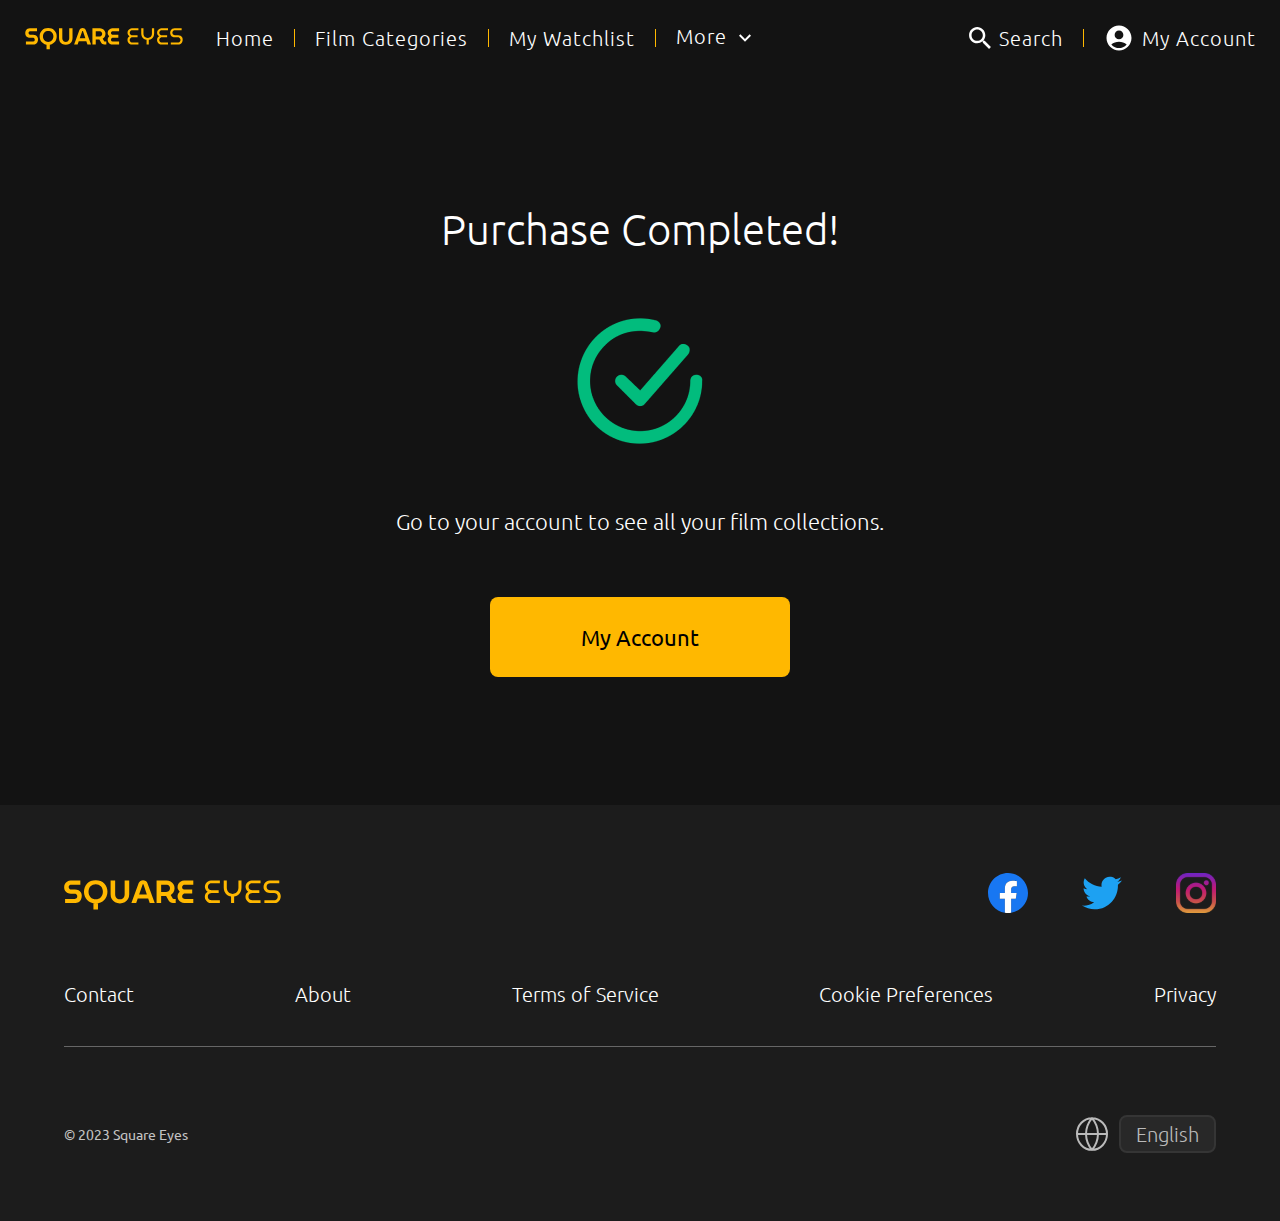
<file: checkout-success-page.html>
<!DOCTYPE html>
<html lang="en">
<head>
    <meta charset="UTF-8">
    <meta content="Checkout success"
          name="description">
    <meta content="Square Eyes, movies, trending, action, comedy, indie films, classic films, music lovers"
          name="keywords">
    <title>Square Eyes - Checkout Success</title>
    <link href="css/footer-and-header.css" rel="stylesheet" type="text/css"/>
    <link href="css/styles.css" rel="stylesheet" type="text/css"/>
    <link href="css/checkout-success.css" rel="stylesheet" type="text/css"/>
</head>
<body>
    <header class="header-square-eyes">
        <div class="logo-and-nav-links">
            <a href="#">
                <svg class="logo" fill="none" height="40" viewBox="0 0 220 40" width="220"
                     xmlns="http://www.w3.org/2000/svg">
                    <path d="M2.583 31V26.968H12.183C12.6523 26.968 13.079 26.8507 13.463 26.616C13.847 26.3813 14.1563 26.072 14.391 25.688C14.6257 25.2827 14.743 24.8453 14.743 24.376C14.743 23.8853 14.6257 23.448 14.391 23.064C14.1563 22.6587 13.847 22.3387 13.463 22.104C13.079 21.8693 12.6523 21.752 12.183 21.752H8.439C7.18033 21.752 6.039 21.496 5.015 20.984C3.991 20.472 3.16967 19.736 2.551 18.776C1.95367 17.7947 1.655 16.6213 1.655 15.256C1.655 13.912 1.943 12.7493 2.519 11.768C3.095 10.7653 3.87367 9.98667 4.855 9.432C5.83633 8.87733 6.92433 8.6 8.119 8.6H17.847V12.632H8.567C8.14033 12.632 7.74567 12.7493 7.383 12.984C7.02033 13.1973 6.73233 13.4853 6.519 13.848C6.327 14.2107 6.231 14.616 6.231 15.064C6.231 15.512 6.327 15.9173 6.519 16.28C6.73233 16.6427 7.02033 16.9307 7.383 17.144C7.74567 17.3573 8.14033 17.464 8.567 17.464H12.439C13.8257 17.464 15.031 17.7307 16.055 18.264C17.079 18.7973 17.8683 19.544 18.423 20.504C18.999 21.464 19.287 22.584 19.287 23.864C19.287 25.3787 18.9883 26.6693 18.391 27.736C17.815 28.8027 17.0257 29.6133 16.023 30.168C15.0417 30.7227 13.9537 31 12.759 31H2.583ZM30.9383 37.496V30.68H35.4823V37.496H30.9383ZM33.2103 31.416C31.4183 31.416 29.7969 31.1173 28.3463 30.52C26.9169 29.9013 25.6903 29.0587 24.6663 27.992C23.6423 26.9253 22.8529 25.688 22.2983 24.28C21.7436 22.872 21.4663 21.368 21.4663 19.768C21.4663 18.168 21.7436 16.6747 22.2983 15.288C22.8529 13.88 23.6423 12.6427 24.6663 11.576C25.6903 10.5093 26.9169 9.67733 28.3463 9.08C29.7969 8.48266 31.4183 8.184 33.2103 8.184C35.0023 8.184 36.6129 8.48266 38.0423 9.08C39.4929 9.67733 40.7303 10.5093 41.7543 11.576C42.7783 12.6427 43.5676 13.88 44.1223 15.288C44.6769 16.6747 44.9543 18.168 44.9543 19.768C44.9543 21.368 44.6769 22.872 44.1223 24.28C43.5676 25.688 42.7783 26.9253 41.7543 27.992C40.7303 29.0587 39.4929 29.9013 38.0423 30.52C36.6129 31.1173 35.0023 31.416 33.2103 31.416ZM33.2103 27.352C34.2343 27.352 35.1836 27.1707 36.0583 26.808C36.9329 26.424 37.6903 25.8907 38.3303 25.208C38.9916 24.504 39.4929 23.6933 39.8343 22.776C40.1969 21.8587 40.3783 20.856 40.3783 19.768C40.3783 18.68 40.1969 17.6773 39.8343 16.76C39.4929 15.8427 38.9916 15.0427 38.3303 14.36C37.6903 13.6773 36.9329 13.1547 36.0583 12.792C35.1836 12.408 34.2343 12.216 33.2103 12.216C32.1863 12.216 31.2369 12.408 30.3623 12.792C29.4876 13.1547 28.7196 13.6773 28.0583 14.36C27.4183 15.0427 26.9169 15.8427 26.5543 16.76C26.2129 17.6773 26.0423 18.68 26.0423 19.768C26.0423 20.856 26.2129 21.8587 26.5543 22.776C26.9169 23.6933 27.4183 24.504 28.0583 25.208C28.7196 25.8907 29.4876 26.424 30.3623 26.808C31.2369 27.1707 32.1863 27.352 33.2103 27.352ZM57.4045 31.384C55.5912 31.384 53.9805 31.0107 52.5725 30.264C51.1858 29.5173 50.0872 28.4613 49.2765 27.096C48.4872 25.7093 48.0925 24.0667 48.0925 22.168V8.6H52.6685V22.456C52.6685 23.352 52.8605 24.1733 53.2445 24.92C53.6285 25.6453 54.1725 26.232 54.8765 26.68C55.6018 27.128 56.4445 27.352 57.4045 27.352C58.3858 27.352 59.2285 27.128 59.9325 26.68C60.6365 26.232 61.1805 25.6453 61.5645 24.92C61.9485 24.1733 62.1405 23.352 62.1405 22.456V8.6H66.7165V22.168C66.7165 24.0667 66.3112 25.7093 65.5005 27.096C64.7112 28.4613 63.6125 29.5173 62.2045 30.264C60.8178 31.0107 59.2178 31.384 57.4045 31.384ZM68.8938 31L76.1898 11.096C76.5524 10.136 77.1178 9.42133 77.8858 8.952C78.6751 8.46133 79.5604 8.216 80.5418 8.216C81.5231 8.216 82.4084 8.45067 83.1978 8.92C83.9871 9.368 84.5524 10.0827 84.8938 11.064L92.2218 31H87.1978L85.6938 26.488H75.2618L73.6938 31H68.8938ZM76.6378 22.456H84.3498L81.1178 12.632C81.0751 12.4827 81.0004 12.376 80.8938 12.312C80.8084 12.248 80.7018 12.216 80.5738 12.216C80.4458 12.216 80.3391 12.2587 80.2538 12.344C80.1684 12.408 80.1044 12.504 80.0618 12.632L76.6378 22.456ZM94.0775 31V8.6H104.094C105.566 8.6 106.899 8.93067 108.094 9.592C109.31 10.232 110.27 11.128 110.974 12.28C111.699 13.432 112.062 14.776 112.062 16.312C112.062 17.8053 111.71 19.128 111.006 20.28C110.302 21.4107 109.374 22.3067 108.222 22.968L110.27 26.552C110.355 26.68 110.462 26.7867 110.59 26.872C110.718 26.936 110.867 26.968 111.038 26.968H113.214V31H110.334C109.438 31 108.616 30.776 107.87 30.328C107.144 29.88 106.568 29.2933 106.142 28.568L103.614 24.024C103.422 24.024 103.219 24.024 103.006 24.024C102.814 24.024 102.622 24.024 102.43 24.024H98.6535V31H94.0775ZM98.6535 19.992H103.55C104.275 19.992 104.936 19.8533 105.534 19.576C106.131 19.2773 106.6 18.8507 106.942 18.296C107.304 17.7413 107.486 17.08 107.486 16.312C107.486 15.544 107.304 14.8827 106.942 14.328C106.579 13.7733 106.099 13.3573 105.502 13.08C104.926 12.7813 104.275 12.632 103.55 12.632H98.6535V19.992ZM121.749 31C120.512 31 119.381 30.7013 118.357 30.104C117.355 29.5067 116.555 28.7067 115.957 27.704C115.36 26.68 115.061 25.5493 115.061 24.312C115.061 23.416 115.253 22.5733 115.637 21.784C116.021 20.9947 116.544 20.3013 117.205 19.704C116.544 19.1067 116.021 18.4133 115.637 17.624C115.253 16.8347 115.061 16.0027 115.061 15.128C115.061 13.912 115.349 12.8133 115.925 11.832C116.523 10.8507 117.312 10.072 118.293 9.496C119.296 8.89867 120.395 8.6 121.589 8.6H130.805V12.632H122.101C121.653 12.632 121.237 12.7493 120.853 12.984C120.491 13.1973 120.192 13.496 119.957 13.88C119.744 14.2427 119.637 14.6587 119.637 15.128C119.637 15.576 119.744 15.992 119.957 16.376C120.192 16.7387 120.491 17.0373 120.853 17.272C121.237 17.4853 121.653 17.592 122.101 17.592H129.717V21.624H122.293C121.803 21.624 121.355 21.752 120.949 22.008C120.544 22.2427 120.224 22.5627 119.989 22.968C119.755 23.3733 119.637 23.8213 119.637 24.312C119.637 24.8027 119.755 25.2507 119.989 25.656C120.224 26.0613 120.544 26.3813 120.949 26.616C121.355 26.8507 121.803 26.968 122.293 26.968H130.805V31H121.749ZM148.602 31C147.365 31 146.266 30.712 145.306 30.136C144.368 29.5387 143.632 28.76 143.098 27.8C142.565 26.84 142.298 25.7947 142.298 24.664C142.298 23.64 142.533 22.68 143.002 21.784C143.493 20.888 144.197 20.184 145.114 19.672C144.218 19.096 143.536 18.3813 143.066 17.528C142.597 16.6747 142.362 15.7787 142.362 14.84C142.362 13.688 142.629 12.6427 143.162 11.704C143.717 10.7653 144.464 10.0187 145.402 9.464C146.341 8.888 147.376 8.6 148.506 8.6H157.37V11.32H148.858C148.197 11.32 147.61 11.48 147.098 11.8C146.586 12.12 146.181 12.5467 145.882 13.08C145.584 13.592 145.434 14.1787 145.434 14.84C145.434 15.4587 145.584 16.024 145.882 16.536C146.202 17.048 146.629 17.464 147.162 17.784C147.696 18.0827 148.282 18.232 148.922 18.232H156.186V20.952H149.146C148.357 20.952 147.674 21.1333 147.098 21.496C146.544 21.8373 146.106 22.296 145.786 22.872C145.488 23.4267 145.338 24.024 145.338 24.664C145.338 25.304 145.488 25.9013 145.786 26.456C146.085 27.0107 146.512 27.4587 147.066 27.8C147.621 28.12 148.272 28.28 149.018 28.28H157.37V31H148.602ZM168.558 31V24.504C167 24.2907 165.678 23.7893 164.59 23C163.502 22.1893 162.67 21.144 162.094 19.864C161.518 18.584 161.23 17.144 161.23 15.544V8.6H164.302V15.8C164.302 16.9093 164.526 17.9333 164.974 18.872C165.443 19.7893 166.104 20.536 166.958 21.112C167.832 21.6667 168.888 21.944 170.126 21.944C171.363 21.944 172.408 21.6667 173.262 21.112C174.136 20.536 174.798 19.7893 175.246 18.872C175.694 17.9333 175.918 16.9093 175.918 15.8V8.6H178.99V15.544C178.99 17.144 178.702 18.584 178.126 19.864C177.55 21.144 176.707 22.1893 175.598 23C174.51 23.8107 173.187 24.312 171.63 24.504V31H168.558ZM189.271 31C188.034 31 186.935 30.712 185.975 30.136C185.037 29.5387 184.301 28.76 183.767 27.8C183.234 26.84 182.967 25.7947 182.967 24.664C182.967 23.64 183.202 22.68 183.671 21.784C184.162 20.888 184.866 20.184 185.783 19.672C184.887 19.096 184.205 18.3813 183.735 17.528C183.266 16.6747 183.031 15.7787 183.031 14.84C183.031 13.688 183.298 12.6427 183.831 11.704C184.386 10.7653 185.133 10.0187 186.071 9.464C187.01 8.888 188.045 8.6 189.175 8.6H198.039V11.32H189.527C188.866 11.32 188.279 11.48 187.767 11.8C187.255 12.12 186.85 12.5467 186.551 13.08C186.253 13.592 186.103 14.1787 186.103 14.84C186.103 15.4587 186.253 16.024 186.551 16.536C186.871 17.048 187.298 17.464 187.831 17.784C188.365 18.0827 188.951 18.232 189.591 18.232H196.855V20.952H189.815C189.026 20.952 188.343 21.1333 187.767 21.496C187.213 21.8373 186.775 22.296 186.455 22.872C186.157 23.4267 186.007 24.024 186.007 24.664C186.007 25.304 186.157 25.9013 186.455 26.456C186.754 27.0107 187.181 27.4587 187.735 27.8C188.29 28.12 188.941 28.28 189.687 28.28H198.039V31H189.271ZM201.899 31V28.28H211.595C212.341 28.28 212.981 28.1093 213.515 27.768C214.048 27.4053 214.464 26.9467 214.763 26.392C215.061 25.8373 215.211 25.2507 215.211 24.632C215.211 23.992 215.061 23.4053 214.763 22.872C214.485 22.3173 214.08 21.88 213.547 21.56C213.035 21.2187 212.405 21.048 211.659 21.048H207.435C206.176 21.048 205.067 20.792 204.107 20.28C203.147 19.7467 202.389 19.0213 201.835 18.104C201.301 17.1653 201.035 16.1093 201.035 14.936C201.035 13.7413 201.291 12.664 201.803 11.704C202.336 10.744 203.072 9.98667 204.011 9.432C204.971 8.87733 206.069 8.6 207.307 8.6H216.811V11.32H207.595C206.891 11.32 206.272 11.4907 205.739 11.832C205.205 12.152 204.8 12.5787 204.523 13.112C204.245 13.624 204.107 14.1787 204.107 14.776C204.107 15.352 204.235 15.9067 204.491 16.44C204.768 16.952 205.163 17.368 205.675 17.688C206.208 18.008 206.816 18.168 207.499 18.168H211.819C213.163 18.168 214.315 18.4347 215.275 18.968C216.235 19.5013 216.971 20.2267 217.483 21.144C217.995 22.0613 218.251 23.1067 218.251 24.28C218.251 25.5813 217.984 26.744 217.451 27.768C216.939 28.7707 216.203 29.56 215.243 30.136C214.283 30.712 213.184 31 211.947 31H201.899Z"
                          fill="#FFB800"/>
                </svg>
            </a>
            <nav>
                <ul class="nav-links">
                    <li><a class="nav-text" href="index.html">Home</a></li>
                    <li>
                        <div class="line-divider-header"></div>
                    </li>
                    <li><a class="nav-text" href="categories-page.html">Film Categories</a></li>
                    <li>
                        <div class="line-divider-header"></div>
                    </li>
                    <li><a class="nav-text" href="categories-page.html">My Watchlist</a></li>
                    <li>
                        <div class="line-divider-header"></div>
                    </li>
                    <!--      DROPDOWN MENU -->
                    <li>
                        <div class="dropdown-menu">
                            <div class="dropdown-btn">
                                More
                                <svg class="icon-header" fill="none" height="18" viewBox="0 0 18 18" width="18"
                                     xmlns="http://www.w3.org/2000/svg">
                                    <path d="M7.41 8.29501L12 12.875L16.59 8.29501L18 9.70501L12 15.705L6 9.70501L7.41 8.29501Z"
                                          fill="white"/>
                                </svg>
                            </div>
                            <div class="dropdown-content">
                                <a href="#">Sale</a>
                                <a href="contact-page.html">Contact</a>
                                <a href="about-us.html">About</a>
                            </div>
                        </div>
                    </li>
                </ul>
            </nav>
        </div>
        <div role="navigation" class="header-search-account-burger-mobile">
            <!--      search -->
            <div class="header-icons-mobile">
                <svg fill="none" height="18" viewBox="0 0 18 18" width="18" xmlns="http://www.w3.org/2000/svg">
                    <path d="M12.755 11.255H11.965L11.685 10.985C12.665 9.845 13.255 8.365 13.255 6.755C13.255 3.165 10.345 0.255005 6.755 0.255005C3.165 0.255005 0.254997 3.165 0.254997 6.755C0.254997 10.345 3.165 13.255 6.755 13.255C8.365 13.255 9.845 12.665 10.985 11.685L11.255 11.965V12.755L16.255 17.745L17.745 16.255L12.755 11.255ZM6.755 11.255C4.265 11.255 2.255 9.245 2.255 6.755C2.255 4.265 4.265 2.255 6.755 2.255C9.245 2.255 11.255 4.265 11.255 6.755C11.255 9.245 9.245 11.255 6.755 11.255Z"
                          fill="white"/>
                </svg>
            </div>
            <!--      my account -->
            <div class="header-icons-mobile">
                <svg fill="none" height="20" viewBox="0 0 20 20" width="20" xmlns="http://www.w3.org/2000/svg">
                    <path d="M10 0C4.48 0 0 4.48 0 10C0 15.52 4.48 20 10 20C15.52 20 20 15.52 20 10C20 4.48 15.52 0 10 0ZM10 4C11.93 4 13.5 5.57 13.5 7.5C13.5 9.43 11.93 11 10 11C8.07 11 6.5 9.43 6.5 7.5C6.5 5.57 8.07 4 10 4ZM10 18C7.97 18 5.57 17.18 3.86 15.12C5.55 13.8 7.68 13 10 13C12.32 13 14.45 13.8 16.14 15.12C14.43 17.18 12.03 18 10 18Z"
                          fill="white"/>
                </svg>
            </div>
            <!--      burger menu -->
            <div class="dropdown-menu-mobile">
                <div class="header-icons-mobile dropdown-btn-mobile">
                    <svg fill="none" height="14" viewBox="0 0 20 14" width="20" xmlns="http://www.w3.org/2000/svg">
                        <path d="M1 7H19M1 1H19M1 13H19" stroke="white" stroke-linecap="round" stroke-linejoin="round"
                              stroke-width="2"/>
                    </svg>
                </div>
                <div class="dropdown-content-mobile">
                    <a href="index.html">Home</a>
                    <a href="categories-page.html">Film Categories</a>
                    <a href="categories-page.html">My Watchlist</a>
                    <a href="about-us.html">About Us</a>
                    <a href="contact-page.html">Contact</a>
                    <a href="categories-page.html">Sale</a>
                </div>
            </div>
        </div>
        <div class="header-search-and-my-account-desktop">
            <div class="header-search-desktop">
                <svg fill="none" height="22" viewBox="0 0 22 22" width="22" xmlns="http://www.w3.org/2000/svg">
                    <path d="M15.6938 13.8188H14.7063L14.3563 13.4813C15.5813 12.0563 16.3188 10.2063 16.3188 8.19376C16.3188 3.70626 12.6813 0.0687561 8.19376 0.0687561C3.70626 0.0687561 0.0687561 3.70626 0.0687561 8.19376C0.0687561 12.6813 3.70626 16.3188 8.19376 16.3188C10.2063 16.3188 12.0563 15.5813 13.4813 14.3563L13.8188 14.7063V15.6938L20.0688 21.9313L21.9313 20.0688L15.6938 13.8188ZM8.19376 13.8188C5.08126 13.8188 2.56876 11.3063 2.56876 8.19376C2.56876 5.08126 5.08126 2.56876 8.19376 2.56876C11.3063 2.56876 13.8188 5.08126 13.8188 8.19376C13.8188 11.3063 11.3063 13.8188 8.19376 13.8188Z"
                          fill="white"/>
                </svg>
                <span>Search</span>
            </div>
            <div class="line-divider-header"></div>
            <div class="header-account-desktop">
                <svg fill="none" height="30" viewBox="0 0 30 30" width="30" xmlns="http://www.w3.org/2000/svg">
                    <path d="M15 2.5C8.1 2.5 2.5 8.1 2.5 15C2.5 21.9 8.1 27.5 15 27.5C21.9 27.5 27.5 21.9 27.5 15C27.5 8.1 21.9 2.5 15 2.5ZM15 7.5C17.4125 7.5 19.375 9.4625 19.375 11.875C19.375 14.2875 17.4125 16.25 15 16.25C12.5875 16.25 10.625 14.2875 10.625 11.875C10.625 9.4625 12.5875 7.5 15 7.5ZM15 25C12.4625 25 9.4625 23.975 7.325 21.4C9.4375 19.75 12.1 18.75 15 18.75C17.9 18.75 20.5625 19.75 22.675 21.4C20.5375 23.975 17.5375 25 15 25Z"
                          fill="white"/>
                </svg>
                <span>My Account</span>
            </div>
        </div>
    </header>
    <main>
        <div class="container-checkout-success">
            <h1 class="heading-checkout-success">Purchase Completed!</h1>
            <img alt="green checkmark for checkout success"
                 src="assets/images/checkout/checkmark-checkout-success.png"/>
            <div class="text-checkout-success">Go to your account to see all your film collections.</div>
            <form action="categories-page.html">
                <button class="button-checkout-success">My Account</button>
            </form>
        </div>
    </main>
    <footer class="footer-homepage">
        <div class="footer-logo-and-social-icons">
            <ul class="list list-social-media">
                <li><a href="#">
                    <svg class="icon-facebook" fill="none" height="24" viewBox="0 0 24 24" width="24"
                         xmlns="http://www.w3.org/2000/svg">
                        <g clip-path="url(#clip0_134_3283)">
                            <path d="M24 12C24 5.37258 18.6274 0 12 0C5.37258 0 0 5.37258 0 12C0 17.9895 4.3882 22.954 10.125 23.8542V15.4688H7.07812V12H10.125V9.35625C10.125 6.34875 11.9166 4.6875 14.6576 4.6875C15.9701 4.6875 17.3438 4.92188 17.3438 4.92188V7.875H15.8306C14.34 7.875 13.875 8.80008 13.875 9.75V12H17.2031L16.6711 15.4688H13.875V23.8542C19.6118 22.954 24 17.9895 24 12Z"
                                  fill="#1877F2"/>
                            <path d="M16.6711 15.4688L17.2031 12H13.875V9.75C13.875 8.80102 14.34 7.875 15.8306 7.875H17.3438V4.92188C17.3438 4.92188 15.9705 4.6875 14.6576 4.6875C11.9166 4.6875 10.125 6.34875 10.125 9.35625V12H7.07812V15.4688H10.125V23.8542C11.3674 24.0486 12.6326 24.0486 13.875 23.8542V15.4688H16.6711Z"
                                  fill="white"/>
                        </g>
                        <defs>
                            <clipPath id="clip0_134_3283">
                                <rect fill="white" height="24" width="24"/>
                            </clipPath>
                        </defs>
                    </svg>
                </a></li>
                <li><a href="#">
                    <svg class="icon-twitter" fill="none" height="20" viewBox="0 0 24 20" width="24"
                         xmlns="http://www.w3.org/2000/svg">
                        <path d="M7.54752 19.7507C16.6042 19.7507 21.5578 12.2473 21.5578 5.74046C21.5578 5.52734 21.5578 5.31518 21.5434 5.10398C22.507 4.40693 23.3389 3.54386 24 2.55518C23.1014 2.95358 22.148 3.21473 21.1718 3.3299C22.1998 2.71459 22.9692 1.74668 23.3366 0.606379C22.3701 1.17999 21.3126 1.58421 20.2099 1.80158C19.4675 1.01216 18.4856 0.48942 17.4162 0.314263C16.3468 0.139107 15.2494 0.321294 14.294 0.832632C13.3385 1.34397 12.5782 2.15595 12.1307 3.14293C11.6833 4.1299 11.5735 5.23684 11.8186 6.29246C9.8609 6.19426 7.94576 5.68549 6.19745 4.79918C4.44915 3.91288 2.90676 2.66884 1.6704 1.14782C1.04073 2.23181 0.847872 3.51505 1.1311 4.73624C1.41433 5.95744 2.15234 7.02477 3.19488 7.72094C2.41123 7.69798 1.64465 7.48657 0.96 7.10462V7.16702C0.960311 8.30387 1.35385 9.40561 2.07387 10.2854C2.79389 11.1652 3.79606 11.7688 4.9104 11.9939C4.18548 12.1916 3.42487 12.2205 2.68704 12.0784C3.00181 13.0567 3.61443 13.9122 4.43924 14.5253C5.26405 15.1384 6.25983 15.4785 7.28736 15.4979C6.26644 16.3004 5.09731 16.8937 3.84687 17.2439C2.59643 17.5941 1.28921 17.6943 0 17.5389C2.25183 18.9839 4.87192 19.7504 7.54752 19.7469"
                              fill="#1DA1F2"/>
                    </svg>
                </a></li>
                <li><a href="#">
                    <svg class="icon-insta" fill="none" height="24" viewBox="0 0 24 24" width="24"
                         xmlns="http://www.w3.org/2000/svg"
                         xmlns:xlink="http://www.w3.org/1999/xlink">
                        <rect fill="url(#pattern0)" height="24" width="24"/>
                        <defs>
                            <pattern height="1" id="pattern0" patternContentUnits="objectBoundingBox" width="1">
                                <use transform="scale(0.00195312)" xlink:href="#image0_288_8310"/>
                            </pattern>
                            <image height="512" id="image0_288_8310" width="512"
                                   xlink:href="[data-uri]"/>
                        </defs>
                    </svg>
                </a></li>
            </ul>
            <span class="footer-logo">
            <svg fill="none" height="30" viewBox="0 0 217 30" width="217" xmlns="http://www.w3.org/2000/svg">
<path d="M1.083 23V18.968H10.683C11.1523 18.968 11.579 18.8507 11.963 18.616C12.347 18.3813 12.6563 18.072 12.891 17.688C13.1257 17.2827 13.243 16.8453 13.243 16.376C13.243 15.8853 13.1257 15.448 12.891 15.064C12.6563 14.6587 12.347 14.3387 11.963 14.104C11.579 13.8693 11.1523 13.752 10.683 13.752H6.939C5.68033 13.752 4.539 13.496 3.515 12.984C2.491 12.472 1.66967 11.736 1.051 10.776C0.453667 9.79467 0.155 8.62133 0.155 7.256C0.155 5.912 0.443 4.74933 1.019 3.768C1.595 2.76533 2.37367 1.98667 3.355 1.432C4.33633 0.877332 5.42433 0.599998 6.619 0.599998H16.347V4.632H7.067C6.64033 4.632 6.24567 4.74933 5.883 4.984C5.52033 5.19733 5.23233 5.48533 5.019 5.848C4.827 6.21067 4.731 6.616 4.731 7.064C4.731 7.512 4.827 7.91733 5.019 8.28C5.23233 8.64267 5.52033 8.93067 5.883 9.144C6.24567 9.35733 6.64033 9.464 7.067 9.464H10.939C12.3257 9.464 13.531 9.73067 14.555 10.264C15.579 10.7973 16.3683 11.544 16.923 12.504C17.499 13.464 17.787 14.584 17.787 15.864C17.787 17.3787 17.4883 18.6693 16.891 19.736C16.315 20.8027 15.5257 21.6133 14.523 22.168C13.5417 22.7227 12.4537 23 11.259 23H1.083ZM29.4383 29.496V22.68H33.9823V29.496H29.4383ZM31.7103 23.416C29.9183 23.416 28.2969 23.1173 26.8463 22.52C25.4169 21.9013 24.1903 21.0587 23.1663 19.992C22.1423 18.9253 21.3529 17.688 20.7983 16.28C20.2436 14.872 19.9663 13.368 19.9663 11.768C19.9663 10.168 20.2436 8.67467 20.7983 7.288C21.3529 5.88 22.1423 4.64267 23.1663 3.576C24.1903 2.50933 25.4169 1.67733 26.8463 1.08C28.2969 0.482665 29.9183 0.183998 31.7103 0.183998C33.5023 0.183998 35.1129 0.482665 36.5423 1.08C37.9929 1.67733 39.2303 2.50933 40.2543 3.576C41.2783 4.64267 42.0676 5.88 42.6223 7.288C43.1769 8.67467 43.4543 10.168 43.4543 11.768C43.4543 13.368 43.1769 14.872 42.6223 16.28C42.0676 17.688 41.2783 18.9253 40.2543 19.992C39.2303 21.0587 37.9929 21.9013 36.5423 22.52C35.1129 23.1173 33.5023 23.416 31.7103 23.416ZM31.7103 19.352C32.7343 19.352 33.6836 19.1707 34.5583 18.808C35.4329 18.424 36.1903 17.8907 36.8303 17.208C37.4916 16.504 37.9929 15.6933 38.3343 14.776C38.6969 13.8587 38.8783 12.856 38.8783 11.768C38.8783 10.68 38.6969 9.67733 38.3343 8.76C37.9929 7.84267 37.4916 7.04267 36.8303 6.36C36.1903 5.67733 35.4329 5.15467 34.5583 4.792C33.6836 4.408 32.7343 4.216 31.7103 4.216C30.6863 4.216 29.7369 4.408 28.8623 4.792C27.9876 5.15467 27.2196 5.67733 26.5583 6.36C25.9183 7.04267 25.4169 7.84267 25.0543 8.76C24.7129 9.67733 24.5423 10.68 24.5423 11.768C24.5423 12.856 24.7129 13.8587 25.0543 14.776C25.4169 15.6933 25.9183 16.504 26.5583 17.208C27.2196 17.8907 27.9876 18.424 28.8623 18.808C29.7369 19.1707 30.6863 19.352 31.7103 19.352ZM55.9045 23.384C54.0912 23.384 52.4805 23.0107 51.0725 22.264C49.6858 21.5173 48.5872 20.4613 47.7765 19.096C46.9872 17.7093 46.5925 16.0667 46.5925 14.168V0.599998H51.1685V14.456C51.1685 15.352 51.3605 16.1733 51.7445 16.92C52.1285 17.6453 52.6725 18.232 53.3765 18.68C54.1018 19.128 54.9445 19.352 55.9045 19.352C56.8858 19.352 57.7285 19.128 58.4325 18.68C59.1365 18.232 59.6805 17.6453 60.0645 16.92C60.4485 16.1733 60.6405 15.352 60.6405 14.456V0.599998H65.2165V14.168C65.2165 16.0667 64.8112 17.7093 64.0005 19.096C63.2112 20.4613 62.1125 21.5173 60.7045 22.264C59.3178 23.0107 57.7178 23.384 55.9045 23.384ZM67.3938 23L74.6898 3.096C75.0524 2.136 75.6178 1.42133 76.3858 0.952C77.1751 0.461333 78.0604 0.216 79.0418 0.216C80.0231 0.216 80.9084 0.450666 81.6978 0.919998C82.4871 1.368 83.0524 2.08267 83.3938 3.064L90.7218 23H85.6978L84.1938 18.488H73.7618L72.1938 23H67.3938ZM75.1378 14.456H82.8498L79.6178 4.632C79.5751 4.48267 79.5004 4.376 79.3938 4.312C79.3084 4.248 79.2018 4.216 79.0738 4.216C78.9458 4.216 78.8391 4.25867 78.7538 4.344C78.6684 4.408 78.6044 4.504 78.5618 4.632L75.1378 14.456ZM92.5775 23V0.599998H102.594C104.066 0.599998 105.399 0.930665 106.594 1.592C107.81 2.232 108.77 3.128 109.474 4.28C110.199 5.432 110.562 6.776 110.562 8.312C110.562 9.80533 110.21 11.128 109.506 12.28C108.802 13.4107 107.874 14.3067 106.722 14.968L108.77 18.552C108.855 18.68 108.962 18.7867 109.09 18.872C109.218 18.936 109.367 18.968 109.538 18.968H111.714V23H108.834C107.938 23 107.116 22.776 106.37 22.328C105.644 21.88 105.068 21.2933 104.642 20.568L102.114 16.024C101.922 16.024 101.719 16.024 101.506 16.024C101.314 16.024 101.122 16.024 100.93 16.024H97.1535V23H92.5775ZM97.1535 11.992H102.05C102.775 11.992 103.436 11.8533 104.034 11.576C104.631 11.2773 105.1 10.8507 105.442 10.296C105.804 9.74133 105.986 9.08 105.986 8.312C105.986 7.544 105.804 6.88267 105.442 6.328C105.079 5.77333 104.599 5.35733 104.002 5.08C103.426 4.78133 102.775 4.632 102.05 4.632H97.1535V11.992ZM120.249 23C119.012 23 117.881 22.7013 116.857 22.104C115.855 21.5067 115.055 20.7067 114.457 19.704C113.86 18.68 113.561 17.5493 113.561 16.312C113.561 15.416 113.753 14.5733 114.137 13.784C114.521 12.9947 115.044 12.3013 115.705 11.704C115.044 11.1067 114.521 10.4133 114.137 9.624C113.753 8.83467 113.561 8.00267 113.561 7.128C113.561 5.912 113.849 4.81333 114.425 3.832C115.023 2.85067 115.812 2.072 116.793 1.496C117.796 0.898665 118.895 0.599998 120.089 0.599998H129.305V4.632H120.601C120.153 4.632 119.737 4.74933 119.353 4.984C118.991 5.19733 118.692 5.496 118.457 5.88C118.244 6.24267 118.137 6.65867 118.137 7.128C118.137 7.576 118.244 7.992 118.457 8.376C118.692 8.73867 118.991 9.03733 119.353 9.272C119.737 9.48533 120.153 9.592 120.601 9.592H128.217V13.624H120.793C120.303 13.624 119.855 13.752 119.449 14.008C119.044 14.2427 118.724 14.5627 118.489 14.968C118.255 15.3733 118.137 15.8213 118.137 16.312C118.137 16.8027 118.255 17.2507 118.489 17.656C118.724 18.0613 119.044 18.3813 119.449 18.616C119.855 18.8507 120.303 18.968 120.793 18.968H129.305V23H120.249ZM147.102 23C145.865 23 144.766 22.712 143.806 22.136C142.868 21.5387 142.132 20.76 141.598 19.8C141.065 18.84 140.798 17.7947 140.798 16.664C140.798 15.64 141.033 14.68 141.502 13.784C141.993 12.888 142.697 12.184 143.614 11.672C142.718 11.096 142.036 10.3813 141.566 9.528C141.097 8.67467 140.862 7.77867 140.862 6.84C140.862 5.688 141.129 4.64267 141.662 3.704C142.217 2.76533 142.964 2.01867 143.902 1.464C144.841 0.887999 145.876 0.599998 147.006 0.599998H155.87V3.32H147.358C146.697 3.32 146.11 3.48 145.598 3.8C145.086 4.12 144.681 4.54667 144.382 5.08C144.084 5.592 143.934 6.17867 143.934 6.84C143.934 7.45867 144.084 8.024 144.382 8.536C144.702 9.048 145.129 9.464 145.662 9.784C146.196 10.0827 146.782 10.232 147.422 10.232H154.686V12.952H147.646C146.857 12.952 146.174 13.1333 145.598 13.496C145.044 13.8373 144.606 14.296 144.286 14.872C143.988 15.4267 143.838 16.024 143.838 16.664C143.838 17.304 143.988 17.9013 144.286 18.456C144.585 19.0107 145.012 19.4587 145.566 19.8C146.121 20.12 146.772 20.28 147.518 20.28H155.87V23H147.102ZM167.058 23V16.504C165.5 16.2907 164.178 15.7893 163.09 15C162.002 14.1893 161.17 13.144 160.594 11.864C160.018 10.584 159.73 9.144 159.73 7.544V0.599998H162.802V7.8C162.802 8.90933 163.026 9.93333 163.474 10.872C163.943 11.7893 164.604 12.536 165.458 13.112C166.332 13.6667 167.388 13.944 168.626 13.944C169.863 13.944 170.908 13.6667 171.762 13.112C172.636 12.536 173.298 11.7893 173.746 10.872C174.194 9.93333 174.418 8.90933 174.418 7.8V0.599998H177.49V7.544C177.49 9.144 177.202 10.584 176.626 11.864C176.05 13.144 175.207 14.1893 174.098 15C173.01 15.8107 171.687 16.312 170.13 16.504V23H167.058ZM187.771 23C186.534 23 185.435 22.712 184.475 22.136C183.537 21.5387 182.801 20.76 182.267 19.8C181.734 18.84 181.467 17.7947 181.467 16.664C181.467 15.64 181.702 14.68 182.171 13.784C182.662 12.888 183.366 12.184 184.283 11.672C183.387 11.096 182.705 10.3813 182.235 9.528C181.766 8.67467 181.531 7.77867 181.531 6.84C181.531 5.688 181.798 4.64267 182.331 3.704C182.886 2.76533 183.633 2.01867 184.571 1.464C185.51 0.887999 186.545 0.599998 187.675 0.599998H196.539V3.32H188.027C187.366 3.32 186.779 3.48 186.267 3.8C185.755 4.12 185.35 4.54667 185.051 5.08C184.753 5.592 184.603 6.17867 184.603 6.84C184.603 7.45867 184.753 8.024 185.051 8.536C185.371 9.048 185.798 9.464 186.331 9.784C186.865 10.0827 187.451 10.232 188.091 10.232H195.355V12.952H188.315C187.526 12.952 186.843 13.1333 186.267 13.496C185.713 13.8373 185.275 14.296 184.955 14.872C184.657 15.4267 184.507 16.024 184.507 16.664C184.507 17.304 184.657 17.9013 184.955 18.456C185.254 19.0107 185.681 19.4587 186.235 19.8C186.79 20.12 187.441 20.28 188.187 20.28H196.539V23H187.771ZM200.399 23V20.28H210.095C210.841 20.28 211.481 20.1093 212.015 19.768C212.548 19.4053 212.964 18.9467 213.263 18.392C213.561 17.8373 213.711 17.2507 213.711 16.632C213.711 15.992 213.561 15.4053 213.263 14.872C212.985 14.3173 212.58 13.88 212.047 13.56C211.535 13.2187 210.905 13.048 210.159 13.048H205.935C204.676 13.048 203.567 12.792 202.607 12.28C201.647 11.7467 200.889 11.0213 200.335 10.104C199.801 9.16533 199.535 8.10933 199.535 6.936C199.535 5.74133 199.791 4.664 200.303 3.704C200.836 2.744 201.572 1.98667 202.511 1.432C203.471 0.877332 204.569 0.599998 205.807 0.599998H215.311V3.32H206.095C205.391 3.32 204.772 3.49067 204.239 3.832C203.705 4.152 203.3 4.57867 203.023 5.112C202.745 5.624 202.607 6.17867 202.607 6.776C202.607 7.352 202.735 7.90667 202.991 8.44C203.268 8.952 203.663 9.368 204.175 9.688C204.708 10.008 205.316 10.168 205.999 10.168H210.319C211.663 10.168 212.815 10.4347 213.775 10.968C214.735 11.5013 215.471 12.2267 215.983 13.144C216.495 14.0613 216.751 15.1067 216.751 16.28C216.751 17.5813 216.484 18.744 215.951 19.768C215.439 20.7707 214.703 21.56 213.743 22.136C212.783 22.712 211.684 23 210.447 23H200.399Z"
      fill="#FFB800"/>
</svg>
        </span>
        </div>
        <ul class="list list-footer-text">
            <li><a href="contact-page.html">Contact</a></li>
            <li><a href="about-us.html">About</a></li>
            <li><a href="#">Terms of Service</a></li>
            <li><a href="#">Cookie Preferences</a></li>
            <li><a href="#">Privacy</a></li>
        </ul>
        <div class="line-divider"></div>
        <div class="footer-bottom">
            <span class="copyright">&copy; 2023 Square Eyes</span>
            <div class="language-selection">
                <svg class="icon-globe" fill="none" height="38" viewBox="0 0 36 38" width="36"
                     xmlns="http://www.w3.org/2000/svg">
                    <path d="M33 19C33 27.7445 26.2843 34.8333 18 34.8333M33 19C33 10.2555 26.2843 3.16663 18 3.16663M33 19H3M18 34.8333C9.71573 34.8333 3 27.7445 3 19M18 34.8333C21.7519 30.4976 23.8841 24.8709 24 19C23.8841 13.129 21.7519 7.50235 18 3.16663M18 34.8333C14.2481 30.4976 12.1159 24.8709 12 19C12.1159 13.129 14.2481 7.50235 18 3.16663M3 19C3 10.2555 9.71573 3.16663 18 3.16663"
                          stroke="#BABABA" stroke-linecap="round" stroke-linejoin="round" stroke-width="2"/>
                </svg>
                <div class="language-selection-english">English</div>
            </div>
        </div>
    </footer>
</body>
</html>
</file>
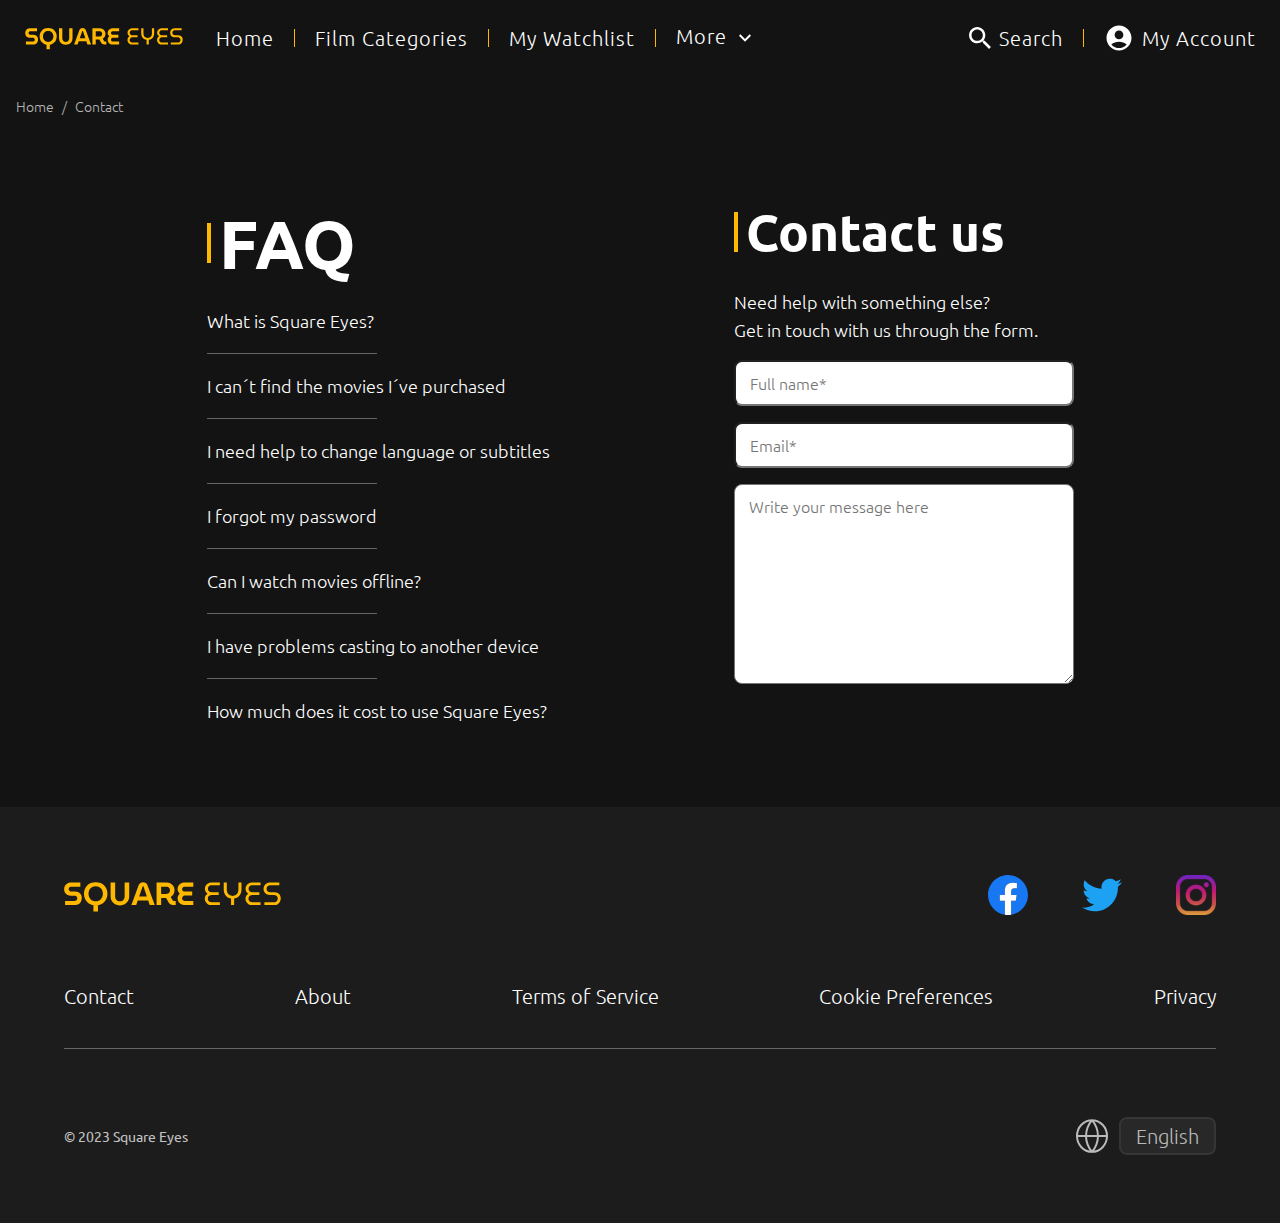
<file: contact-page.html>
<!DOCTYPE html>
<html lang="en">
<head>
    <meta charset="UTF-8">
    <meta content="width=device-width, initial-scale=1" name="viewport">
    <meta content="Contact Square Eyes through the form og take a look at FAQ. Square Eyes make movie streaming accessible for everyone. Indulge in a wide range of films from different genres, eras, and cultures. Square Eyes has something for everyone."
          name="description">
    <meta content="Square Eyes, movies, trending, action, comedy, indie films, classic films, music lovers"
          name="keywords">
    <title>Square Eyes - Contact</title>
    <link href="css/footer-and-header.css" rel="stylesheet" type="text/css"/>
    <link href="css/styles.css" rel="stylesheet" type="text/css"/>
    <link href="css/contact-page.css" rel="stylesheet" type="text/css"/>
</head>
<body>
    <header class="header-square-eyes">
        <div class="logo-and-nav-links">
            <a href="#">
                <svg class="logo" fill="none" height="40" viewBox="0 0 220 40" width="220"
                     xmlns="http://www.w3.org/2000/svg">
                    <path d="M2.583 31V26.968H12.183C12.6523 26.968 13.079 26.8507 13.463 26.616C13.847 26.3813 14.1563 26.072 14.391 25.688C14.6257 25.2827 14.743 24.8453 14.743 24.376C14.743 23.8853 14.6257 23.448 14.391 23.064C14.1563 22.6587 13.847 22.3387 13.463 22.104C13.079 21.8693 12.6523 21.752 12.183 21.752H8.439C7.18033 21.752 6.039 21.496 5.015 20.984C3.991 20.472 3.16967 19.736 2.551 18.776C1.95367 17.7947 1.655 16.6213 1.655 15.256C1.655 13.912 1.943 12.7493 2.519 11.768C3.095 10.7653 3.87367 9.98667 4.855 9.432C5.83633 8.87733 6.92433 8.6 8.119 8.6H17.847V12.632H8.567C8.14033 12.632 7.74567 12.7493 7.383 12.984C7.02033 13.1973 6.73233 13.4853 6.519 13.848C6.327 14.2107 6.231 14.616 6.231 15.064C6.231 15.512 6.327 15.9173 6.519 16.28C6.73233 16.6427 7.02033 16.9307 7.383 17.144C7.74567 17.3573 8.14033 17.464 8.567 17.464H12.439C13.8257 17.464 15.031 17.7307 16.055 18.264C17.079 18.7973 17.8683 19.544 18.423 20.504C18.999 21.464 19.287 22.584 19.287 23.864C19.287 25.3787 18.9883 26.6693 18.391 27.736C17.815 28.8027 17.0257 29.6133 16.023 30.168C15.0417 30.7227 13.9537 31 12.759 31H2.583ZM30.9383 37.496V30.68H35.4823V37.496H30.9383ZM33.2103 31.416C31.4183 31.416 29.7969 31.1173 28.3463 30.52C26.9169 29.9013 25.6903 29.0587 24.6663 27.992C23.6423 26.9253 22.8529 25.688 22.2983 24.28C21.7436 22.872 21.4663 21.368 21.4663 19.768C21.4663 18.168 21.7436 16.6747 22.2983 15.288C22.8529 13.88 23.6423 12.6427 24.6663 11.576C25.6903 10.5093 26.9169 9.67733 28.3463 9.08C29.7969 8.48266 31.4183 8.184 33.2103 8.184C35.0023 8.184 36.6129 8.48266 38.0423 9.08C39.4929 9.67733 40.7303 10.5093 41.7543 11.576C42.7783 12.6427 43.5676 13.88 44.1223 15.288C44.6769 16.6747 44.9543 18.168 44.9543 19.768C44.9543 21.368 44.6769 22.872 44.1223 24.28C43.5676 25.688 42.7783 26.9253 41.7543 27.992C40.7303 29.0587 39.4929 29.9013 38.0423 30.52C36.6129 31.1173 35.0023 31.416 33.2103 31.416ZM33.2103 27.352C34.2343 27.352 35.1836 27.1707 36.0583 26.808C36.9329 26.424 37.6903 25.8907 38.3303 25.208C38.9916 24.504 39.4929 23.6933 39.8343 22.776C40.1969 21.8587 40.3783 20.856 40.3783 19.768C40.3783 18.68 40.1969 17.6773 39.8343 16.76C39.4929 15.8427 38.9916 15.0427 38.3303 14.36C37.6903 13.6773 36.9329 13.1547 36.0583 12.792C35.1836 12.408 34.2343 12.216 33.2103 12.216C32.1863 12.216 31.2369 12.408 30.3623 12.792C29.4876 13.1547 28.7196 13.6773 28.0583 14.36C27.4183 15.0427 26.9169 15.8427 26.5543 16.76C26.2129 17.6773 26.0423 18.68 26.0423 19.768C26.0423 20.856 26.2129 21.8587 26.5543 22.776C26.9169 23.6933 27.4183 24.504 28.0583 25.208C28.7196 25.8907 29.4876 26.424 30.3623 26.808C31.2369 27.1707 32.1863 27.352 33.2103 27.352ZM57.4045 31.384C55.5912 31.384 53.9805 31.0107 52.5725 30.264C51.1858 29.5173 50.0872 28.4613 49.2765 27.096C48.4872 25.7093 48.0925 24.0667 48.0925 22.168V8.6H52.6685V22.456C52.6685 23.352 52.8605 24.1733 53.2445 24.92C53.6285 25.6453 54.1725 26.232 54.8765 26.68C55.6018 27.128 56.4445 27.352 57.4045 27.352C58.3858 27.352 59.2285 27.128 59.9325 26.68C60.6365 26.232 61.1805 25.6453 61.5645 24.92C61.9485 24.1733 62.1405 23.352 62.1405 22.456V8.6H66.7165V22.168C66.7165 24.0667 66.3112 25.7093 65.5005 27.096C64.7112 28.4613 63.6125 29.5173 62.2045 30.264C60.8178 31.0107 59.2178 31.384 57.4045 31.384ZM68.8938 31L76.1898 11.096C76.5524 10.136 77.1178 9.42133 77.8858 8.952C78.6751 8.46133 79.5604 8.216 80.5418 8.216C81.5231 8.216 82.4084 8.45067 83.1978 8.92C83.9871 9.368 84.5524 10.0827 84.8938 11.064L92.2218 31H87.1978L85.6938 26.488H75.2618L73.6938 31H68.8938ZM76.6378 22.456H84.3498L81.1178 12.632C81.0751 12.4827 81.0004 12.376 80.8938 12.312C80.8084 12.248 80.7018 12.216 80.5738 12.216C80.4458 12.216 80.3391 12.2587 80.2538 12.344C80.1684 12.408 80.1044 12.504 80.0618 12.632L76.6378 22.456ZM94.0775 31V8.6H104.094C105.566 8.6 106.899 8.93067 108.094 9.592C109.31 10.232 110.27 11.128 110.974 12.28C111.699 13.432 112.062 14.776 112.062 16.312C112.062 17.8053 111.71 19.128 111.006 20.28C110.302 21.4107 109.374 22.3067 108.222 22.968L110.27 26.552C110.355 26.68 110.462 26.7867 110.59 26.872C110.718 26.936 110.867 26.968 111.038 26.968H113.214V31H110.334C109.438 31 108.616 30.776 107.87 30.328C107.144 29.88 106.568 29.2933 106.142 28.568L103.614 24.024C103.422 24.024 103.219 24.024 103.006 24.024C102.814 24.024 102.622 24.024 102.43 24.024H98.6535V31H94.0775ZM98.6535 19.992H103.55C104.275 19.992 104.936 19.8533 105.534 19.576C106.131 19.2773 106.6 18.8507 106.942 18.296C107.304 17.7413 107.486 17.08 107.486 16.312C107.486 15.544 107.304 14.8827 106.942 14.328C106.579 13.7733 106.099 13.3573 105.502 13.08C104.926 12.7813 104.275 12.632 103.55 12.632H98.6535V19.992ZM121.749 31C120.512 31 119.381 30.7013 118.357 30.104C117.355 29.5067 116.555 28.7067 115.957 27.704C115.36 26.68 115.061 25.5493 115.061 24.312C115.061 23.416 115.253 22.5733 115.637 21.784C116.021 20.9947 116.544 20.3013 117.205 19.704C116.544 19.1067 116.021 18.4133 115.637 17.624C115.253 16.8347 115.061 16.0027 115.061 15.128C115.061 13.912 115.349 12.8133 115.925 11.832C116.523 10.8507 117.312 10.072 118.293 9.496C119.296 8.89867 120.395 8.6 121.589 8.6H130.805V12.632H122.101C121.653 12.632 121.237 12.7493 120.853 12.984C120.491 13.1973 120.192 13.496 119.957 13.88C119.744 14.2427 119.637 14.6587 119.637 15.128C119.637 15.576 119.744 15.992 119.957 16.376C120.192 16.7387 120.491 17.0373 120.853 17.272C121.237 17.4853 121.653 17.592 122.101 17.592H129.717V21.624H122.293C121.803 21.624 121.355 21.752 120.949 22.008C120.544 22.2427 120.224 22.5627 119.989 22.968C119.755 23.3733 119.637 23.8213 119.637 24.312C119.637 24.8027 119.755 25.2507 119.989 25.656C120.224 26.0613 120.544 26.3813 120.949 26.616C121.355 26.8507 121.803 26.968 122.293 26.968H130.805V31H121.749ZM148.602 31C147.365 31 146.266 30.712 145.306 30.136C144.368 29.5387 143.632 28.76 143.098 27.8C142.565 26.84 142.298 25.7947 142.298 24.664C142.298 23.64 142.533 22.68 143.002 21.784C143.493 20.888 144.197 20.184 145.114 19.672C144.218 19.096 143.536 18.3813 143.066 17.528C142.597 16.6747 142.362 15.7787 142.362 14.84C142.362 13.688 142.629 12.6427 143.162 11.704C143.717 10.7653 144.464 10.0187 145.402 9.464C146.341 8.888 147.376 8.6 148.506 8.6H157.37V11.32H148.858C148.197 11.32 147.61 11.48 147.098 11.8C146.586 12.12 146.181 12.5467 145.882 13.08C145.584 13.592 145.434 14.1787 145.434 14.84C145.434 15.4587 145.584 16.024 145.882 16.536C146.202 17.048 146.629 17.464 147.162 17.784C147.696 18.0827 148.282 18.232 148.922 18.232H156.186V20.952H149.146C148.357 20.952 147.674 21.1333 147.098 21.496C146.544 21.8373 146.106 22.296 145.786 22.872C145.488 23.4267 145.338 24.024 145.338 24.664C145.338 25.304 145.488 25.9013 145.786 26.456C146.085 27.0107 146.512 27.4587 147.066 27.8C147.621 28.12 148.272 28.28 149.018 28.28H157.37V31H148.602ZM168.558 31V24.504C167 24.2907 165.678 23.7893 164.59 23C163.502 22.1893 162.67 21.144 162.094 19.864C161.518 18.584 161.23 17.144 161.23 15.544V8.6H164.302V15.8C164.302 16.9093 164.526 17.9333 164.974 18.872C165.443 19.7893 166.104 20.536 166.958 21.112C167.832 21.6667 168.888 21.944 170.126 21.944C171.363 21.944 172.408 21.6667 173.262 21.112C174.136 20.536 174.798 19.7893 175.246 18.872C175.694 17.9333 175.918 16.9093 175.918 15.8V8.6H178.99V15.544C178.99 17.144 178.702 18.584 178.126 19.864C177.55 21.144 176.707 22.1893 175.598 23C174.51 23.8107 173.187 24.312 171.63 24.504V31H168.558ZM189.271 31C188.034 31 186.935 30.712 185.975 30.136C185.037 29.5387 184.301 28.76 183.767 27.8C183.234 26.84 182.967 25.7947 182.967 24.664C182.967 23.64 183.202 22.68 183.671 21.784C184.162 20.888 184.866 20.184 185.783 19.672C184.887 19.096 184.205 18.3813 183.735 17.528C183.266 16.6747 183.031 15.7787 183.031 14.84C183.031 13.688 183.298 12.6427 183.831 11.704C184.386 10.7653 185.133 10.0187 186.071 9.464C187.01 8.888 188.045 8.6 189.175 8.6H198.039V11.32H189.527C188.866 11.32 188.279 11.48 187.767 11.8C187.255 12.12 186.85 12.5467 186.551 13.08C186.253 13.592 186.103 14.1787 186.103 14.84C186.103 15.4587 186.253 16.024 186.551 16.536C186.871 17.048 187.298 17.464 187.831 17.784C188.365 18.0827 188.951 18.232 189.591 18.232H196.855V20.952H189.815C189.026 20.952 188.343 21.1333 187.767 21.496C187.213 21.8373 186.775 22.296 186.455 22.872C186.157 23.4267 186.007 24.024 186.007 24.664C186.007 25.304 186.157 25.9013 186.455 26.456C186.754 27.0107 187.181 27.4587 187.735 27.8C188.29 28.12 188.941 28.28 189.687 28.28H198.039V31H189.271ZM201.899 31V28.28H211.595C212.341 28.28 212.981 28.1093 213.515 27.768C214.048 27.4053 214.464 26.9467 214.763 26.392C215.061 25.8373 215.211 25.2507 215.211 24.632C215.211 23.992 215.061 23.4053 214.763 22.872C214.485 22.3173 214.08 21.88 213.547 21.56C213.035 21.2187 212.405 21.048 211.659 21.048H207.435C206.176 21.048 205.067 20.792 204.107 20.28C203.147 19.7467 202.389 19.0213 201.835 18.104C201.301 17.1653 201.035 16.1093 201.035 14.936C201.035 13.7413 201.291 12.664 201.803 11.704C202.336 10.744 203.072 9.98667 204.011 9.432C204.971 8.87733 206.069 8.6 207.307 8.6H216.811V11.32H207.595C206.891 11.32 206.272 11.4907 205.739 11.832C205.205 12.152 204.8 12.5787 204.523 13.112C204.245 13.624 204.107 14.1787 204.107 14.776C204.107 15.352 204.235 15.9067 204.491 16.44C204.768 16.952 205.163 17.368 205.675 17.688C206.208 18.008 206.816 18.168 207.499 18.168H211.819C213.163 18.168 214.315 18.4347 215.275 18.968C216.235 19.5013 216.971 20.2267 217.483 21.144C217.995 22.0613 218.251 23.1067 218.251 24.28C218.251 25.5813 217.984 26.744 217.451 27.768C216.939 28.7707 216.203 29.56 215.243 30.136C214.283 30.712 213.184 31 211.947 31H201.899Z"
                          fill="#FFB800"/>
                </svg>
            </a>
            <nav>
                <ul class="nav-links">
                    <li><a class="nav-text" href="index.html">Home</a></li>
                    <li>
                        <div class="line-divider-header"></div>
                    </li>
                    <li><a class="nav-text" href="categories-page.html">Film Categories</a></li>
                    <li>
                        <div class="line-divider-header"></div>
                    </li>
                    <li><a class="nav-text" href="categories-page.html">My Watchlist</a></li>
                    <li>
                        <div class="line-divider-header"></div>
                    </li>
                    <!--      DROPDOWN MENU -->
                    <li>
                        <div class="dropdown-menu">
                            <div class="dropdown-btn">
                                More
                                <svg class="icon-header" fill="none" height="18" viewBox="0 0 18 18" width="18"
                                     xmlns="http://www.w3.org/2000/svg">
                                    <path d="M7.41 8.29501L12 12.875L16.59 8.29501L18 9.70501L12 15.705L6 9.70501L7.41 8.29501Z"
                                          fill="white"/>
                                </svg>
                            </div>
                            <div class="dropdown-content">
                                <a href="#">Sale</a>
                                <a href="contact-page.html">Contact</a>
                                <a href="about-us.html">About</a>
                            </div>
                        </div>
                    </li>
                </ul>
            </nav>
        </div>
        <div role="navigation" class="header-search-account-burger-mobile">
            <!--     nav search icon -->
            <div class="header-icons-mobile">
                <svg fill="none" height="18" viewBox="0 0 18 18" width="18" xmlns="http://www.w3.org/2000/svg">
                    <path d="M12.755 11.255H11.965L11.685 10.985C12.665 9.845 13.255 8.365 13.255 6.755C13.255 3.165 10.345 0.255005 6.755 0.255005C3.165 0.255005 0.254997 3.165 0.254997 6.755C0.254997 10.345 3.165 13.255 6.755 13.255C8.365 13.255 9.845 12.665 10.985 11.685L11.255 11.965V12.755L16.255 17.745L17.745 16.255L12.755 11.255ZM6.755 11.255C4.265 11.255 2.255 9.245 2.255 6.755C2.255 4.265 4.265 2.255 6.755 2.255C9.245 2.255 11.255 4.265 11.255 6.755C11.255 9.245 9.245 11.255 6.755 11.255Z"
                          fill="white"/>
                </svg>
            </div>
            <!--      nav my account icon -->
            <div class="header-icons-mobile">
                <svg fill="none" height="20" viewBox="0 0 20 20" width="20" xmlns="http://www.w3.org/2000/svg">
                    <path d="M10 0C4.48 0 0 4.48 0 10C0 15.52 4.48 20 10 20C15.52 20 20 15.52 20 10C20 4.48 15.52 0 10 0ZM10 4C11.93 4 13.5 5.57 13.5 7.5C13.5 9.43 11.93 11 10 11C8.07 11 6.5 9.43 6.5 7.5C6.5 5.57 8.07 4 10 4ZM10 18C7.97 18 5.57 17.18 3.86 15.12C5.55 13.8 7.68 13 10 13C12.32 13 14.45 13.8 16.14 15.12C14.43 17.18 12.03 18 10 18Z"
                          fill="white"/>
                </svg>
            </div>
            <!--      nav burger menu icon -->
            <div class="dropdown-menu-mobile">
                <div class="header-icons-mobile dropdown-btn-mobile">
                    <svg fill="none" height="14" viewBox="0 0 20 14" width="20" xmlns="http://www.w3.org/2000/svg">
                        <path d="M1 7H19M1 1H19M1 13H19" stroke="white" stroke-linecap="round" stroke-linejoin="round"
                              stroke-width="2"/>
                    </svg>
                </div>
                <div class="dropdown-content-mobile">
                    <a href="index.html">Home</a>
                    <a href="categories-page.html">Film Categories</a>
                    <a href="categories-page.html">My Watchlist</a>
                    <a href="about-us.html">About Us</a>
                    <a href="contact-page.html">Contact</a>
                    <a href="categories-page.html">Sale</a>
                </div>
            </div>
        </div>
        <div class="header-search-and-my-account-desktop">
            <div class="header-search-desktop">
                <svg fill="none" height="22" viewBox="0 0 22 22" width="22" xmlns="http://www.w3.org/2000/svg">
                    <path d="M15.6938 13.8188H14.7063L14.3563 13.4813C15.5813 12.0563 16.3188 10.2063 16.3188 8.19376C16.3188 3.70626 12.6813 0.0687561 8.19376 0.0687561C3.70626 0.0687561 0.0687561 3.70626 0.0687561 8.19376C0.0687561 12.6813 3.70626 16.3188 8.19376 16.3188C10.2063 16.3188 12.0563 15.5813 13.4813 14.3563L13.8188 14.7063V15.6938L20.0688 21.9313L21.9313 20.0688L15.6938 13.8188ZM8.19376 13.8188C5.08126 13.8188 2.56876 11.3063 2.56876 8.19376C2.56876 5.08126 5.08126 2.56876 8.19376 2.56876C11.3063 2.56876 13.8188 5.08126 13.8188 8.19376C13.8188 11.3063 11.3063 13.8188 8.19376 13.8188Z"
                          fill="white"/>
                </svg>
                <span>Search</span>
            </div>
            <div class="line-divider-header"></div>
            <div class="header-account-desktop">
                <svg fill="none" height="30" viewBox="0 0 30 30" width="30" xmlns="http://www.w3.org/2000/svg">
                    <path d="M15 2.5C8.1 2.5 2.5 8.1 2.5 15C2.5 21.9 8.1 27.5 15 27.5C21.9 27.5 27.5 21.9 27.5 15C27.5 8.1 21.9 2.5 15 2.5ZM15 7.5C17.4125 7.5 19.375 9.4625 19.375 11.875C19.375 14.2875 17.4125 16.25 15 16.25C12.5875 16.25 10.625 14.2875 10.625 11.875C10.625 9.4625 12.5875 7.5 15 7.5ZM15 25C12.4625 25 9.4625 23.975 7.325 21.4C9.4375 19.75 12.1 18.75 15 18.75C17.9 18.75 20.5625 19.75 22.675 21.4C20.5375 23.975 17.5375 25 15 25Z"
                          fill="white"/>
                </svg>
                <span>My Account</span>
            </div>
        </div>
    </header>
    <main>
        <div class="breadcrumbs">
            <span><a href="index.html">Home</a></span>
            <span>/</span>
            <span>Contact</span>
        </div>
        <div class="sections-faq-and-form">
            <section class="faq-section">
                <div class="heading-faq">
                    <div class="line-divider-heading"></div>
                    <h1>FAQ</h1>
                </div>
                <div class="faq-list">
                    <p><a>What is Square Eyes?</a></p>
                    <div class="faq-line-divider"></div>
                    <p><a>I can´t find the movies I´ve purchased</a></p>
                    <div class="faq-line-divider"></div>
                    <p><a>I need help to change language or subtitles</a></p>
                    <div class="faq-line-divider"></div>
                    <p><a>I forgot my password</a></p>
                    <div class="faq-line-divider"></div>
                    <p><a>Can I watch movies offline?</a></p>
                    <div class="faq-line-divider"></div>
                    <p><a>I have problems casting to another device</a></p>
                    <div class="faq-line-divider"></div>
                    <p><a>How much does it cost to use Square Eyes?</a></p>
                </div>
            </section>
            <section class="contact-form-section">
                <div class="heading-contact-form">
                    <div class="line-divider-heading"></div>
                    <h2>Contact us</h2>
                </div>
                <div class="contact-form-section-text">
                    <p>Need help with something else?</p>
                    <p>Get in touch with us through the form.</p>
                </div>
                <form class="contact-form">
                    <div class="contact-form-colum">
                        <label for="full-name"></label>
                        <input id="full-name" name="fullname" placeholder="Full name*" type="text">
                    </div>
                    <div class="contact-form-colum">
                        <label for="email"></label>
                        <input id="email" name="email" placeholder="Email*" type="email">
                    </div>
                    
                    <div class="contact-form-colum contact-form-text-area">
                        <label for="text-area"></label>
                    </div>
                    <div class="contact-form-text-area">
                        <textarea id="text-area" name="subject" placeholder="Write your message here"
                                  style="height:200px"></textarea>
                    </div>
                </form>
            </section>
        </div>
    </main>
    <footer class="footer-homepage">
        <div class="footer-logo-and-social-icons">
            <ul class="list list-social-media">
                <li><a href="#">
                    <svg class="icon-facebook" fill="none" height="24" viewBox="0 0 24 24" width="24"
                         xmlns="http://www.w3.org/2000/svg">
                        <g clip-path="url(#clip0_134_3283)">
                            <path d="M24 12C24 5.37258 18.6274 0 12 0C5.37258 0 0 5.37258 0 12C0 17.9895 4.3882 22.954 10.125 23.8542V15.4688H7.07812V12H10.125V9.35625C10.125 6.34875 11.9166 4.6875 14.6576 4.6875C15.9701 4.6875 17.3438 4.92188 17.3438 4.92188V7.875H15.8306C14.34 7.875 13.875 8.80008 13.875 9.75V12H17.2031L16.6711 15.4688H13.875V23.8542C19.6118 22.954 24 17.9895 24 12Z"
                                  fill="#1877F2"/>
                            <path d="M16.6711 15.4688L17.2031 12H13.875V9.75C13.875 8.80102 14.34 7.875 15.8306 7.875H17.3438V4.92188C17.3438 4.92188 15.9705 4.6875 14.6576 4.6875C11.9166 4.6875 10.125 6.34875 10.125 9.35625V12H7.07812V15.4688H10.125V23.8542C11.3674 24.0486 12.6326 24.0486 13.875 23.8542V15.4688H16.6711Z"
                                  fill="white"/>
                        </g>
                        <defs>
                            <clipPath id="clip0_134_3283">
                                <rect fill="white" height="24" width="24"/>
                            </clipPath>
                        </defs>
                    </svg>
                </a></li>
                <li><a href="#">
                    <svg class="icon-twitter" fill="none" height="20" viewBox="0 0 24 20" width="24"
                         xmlns="http://www.w3.org/2000/svg">
                        <path d="M7.54752 19.7507C16.6042 19.7507 21.5578 12.2473 21.5578 5.74046C21.5578 5.52734 21.5578 5.31518 21.5434 5.10398C22.507 4.40693 23.3389 3.54386 24 2.55518C23.1014 2.95358 22.148 3.21473 21.1718 3.3299C22.1998 2.71459 22.9692 1.74668 23.3366 0.606379C22.3701 1.17999 21.3126 1.58421 20.2099 1.80158C19.4675 1.01216 18.4856 0.48942 17.4162 0.314263C16.3468 0.139107 15.2494 0.321294 14.294 0.832632C13.3385 1.34397 12.5782 2.15595 12.1307 3.14293C11.6833 4.1299 11.5735 5.23684 11.8186 6.29246C9.8609 6.19426 7.94576 5.68549 6.19745 4.79918C4.44915 3.91288 2.90676 2.66884 1.6704 1.14782C1.04073 2.23181 0.847872 3.51505 1.1311 4.73624C1.41433 5.95744 2.15234 7.02477 3.19488 7.72094C2.41123 7.69798 1.64465 7.48657 0.96 7.10462V7.16702C0.960311 8.30387 1.35385 9.40561 2.07387 10.2854C2.79389 11.1652 3.79606 11.7688 4.9104 11.9939C4.18548 12.1916 3.42487 12.2205 2.68704 12.0784C3.00181 13.0567 3.61443 13.9122 4.43924 14.5253C5.26405 15.1384 6.25983 15.4785 7.28736 15.4979C6.26644 16.3004 5.09731 16.8937 3.84687 17.2439C2.59643 17.5941 1.28921 17.6943 0 17.5389C2.25183 18.9839 4.87192 19.7504 7.54752 19.7469"
                              fill="#1DA1F2"/>
                    </svg>
                </a></li>
                <li><a href="#">
                    <svg class="icon-insta" fill="none" height="24" viewBox="0 0 24 24" width="24"
                         xmlns="http://www.w3.org/2000/svg"
                         xmlns:xlink="http://www.w3.org/1999/xlink">
                        <rect fill="url(#pattern0)" height="24" width="24"/>
                        <defs>
                            <pattern height="1" id="pattern0" patternContentUnits="objectBoundingBox" width="1">
                                <use transform="scale(0.00195312)" xlink:href="#image0_288_8310"/>
                            </pattern>
                            <image height="512" id="image0_288_8310" width="512"
                                   xlink:href="[data-uri]"/>
                        </defs>
                    </svg>
                </a></li>
            </ul>
            <span class="footer-logo">
            <svg fill="none" height="30" viewBox="0 0 217 30" width="217" xmlns="http://www.w3.org/2000/svg">
<path d="M1.083 23V18.968H10.683C11.1523 18.968 11.579 18.8507 11.963 18.616C12.347 18.3813 12.6563 18.072 12.891 17.688C13.1257 17.2827 13.243 16.8453 13.243 16.376C13.243 15.8853 13.1257 15.448 12.891 15.064C12.6563 14.6587 12.347 14.3387 11.963 14.104C11.579 13.8693 11.1523 13.752 10.683 13.752H6.939C5.68033 13.752 4.539 13.496 3.515 12.984C2.491 12.472 1.66967 11.736 1.051 10.776C0.453667 9.79467 0.155 8.62133 0.155 7.256C0.155 5.912 0.443 4.74933 1.019 3.768C1.595 2.76533 2.37367 1.98667 3.355 1.432C4.33633 0.877332 5.42433 0.599998 6.619 0.599998H16.347V4.632H7.067C6.64033 4.632 6.24567 4.74933 5.883 4.984C5.52033 5.19733 5.23233 5.48533 5.019 5.848C4.827 6.21067 4.731 6.616 4.731 7.064C4.731 7.512 4.827 7.91733 5.019 8.28C5.23233 8.64267 5.52033 8.93067 5.883 9.144C6.24567 9.35733 6.64033 9.464 7.067 9.464H10.939C12.3257 9.464 13.531 9.73067 14.555 10.264C15.579 10.7973 16.3683 11.544 16.923 12.504C17.499 13.464 17.787 14.584 17.787 15.864C17.787 17.3787 17.4883 18.6693 16.891 19.736C16.315 20.8027 15.5257 21.6133 14.523 22.168C13.5417 22.7227 12.4537 23 11.259 23H1.083ZM29.4383 29.496V22.68H33.9823V29.496H29.4383ZM31.7103 23.416C29.9183 23.416 28.2969 23.1173 26.8463 22.52C25.4169 21.9013 24.1903 21.0587 23.1663 19.992C22.1423 18.9253 21.3529 17.688 20.7983 16.28C20.2436 14.872 19.9663 13.368 19.9663 11.768C19.9663 10.168 20.2436 8.67467 20.7983 7.288C21.3529 5.88 22.1423 4.64267 23.1663 3.576C24.1903 2.50933 25.4169 1.67733 26.8463 1.08C28.2969 0.482665 29.9183 0.183998 31.7103 0.183998C33.5023 0.183998 35.1129 0.482665 36.5423 1.08C37.9929 1.67733 39.2303 2.50933 40.2543 3.576C41.2783 4.64267 42.0676 5.88 42.6223 7.288C43.1769 8.67467 43.4543 10.168 43.4543 11.768C43.4543 13.368 43.1769 14.872 42.6223 16.28C42.0676 17.688 41.2783 18.9253 40.2543 19.992C39.2303 21.0587 37.9929 21.9013 36.5423 22.52C35.1129 23.1173 33.5023 23.416 31.7103 23.416ZM31.7103 19.352C32.7343 19.352 33.6836 19.1707 34.5583 18.808C35.4329 18.424 36.1903 17.8907 36.8303 17.208C37.4916 16.504 37.9929 15.6933 38.3343 14.776C38.6969 13.8587 38.8783 12.856 38.8783 11.768C38.8783 10.68 38.6969 9.67733 38.3343 8.76C37.9929 7.84267 37.4916 7.04267 36.8303 6.36C36.1903 5.67733 35.4329 5.15467 34.5583 4.792C33.6836 4.408 32.7343 4.216 31.7103 4.216C30.6863 4.216 29.7369 4.408 28.8623 4.792C27.9876 5.15467 27.2196 5.67733 26.5583 6.36C25.9183 7.04267 25.4169 7.84267 25.0543 8.76C24.7129 9.67733 24.5423 10.68 24.5423 11.768C24.5423 12.856 24.7129 13.8587 25.0543 14.776C25.4169 15.6933 25.9183 16.504 26.5583 17.208C27.2196 17.8907 27.9876 18.424 28.8623 18.808C29.7369 19.1707 30.6863 19.352 31.7103 19.352ZM55.9045 23.384C54.0912 23.384 52.4805 23.0107 51.0725 22.264C49.6858 21.5173 48.5872 20.4613 47.7765 19.096C46.9872 17.7093 46.5925 16.0667 46.5925 14.168V0.599998H51.1685V14.456C51.1685 15.352 51.3605 16.1733 51.7445 16.92C52.1285 17.6453 52.6725 18.232 53.3765 18.68C54.1018 19.128 54.9445 19.352 55.9045 19.352C56.8858 19.352 57.7285 19.128 58.4325 18.68C59.1365 18.232 59.6805 17.6453 60.0645 16.92C60.4485 16.1733 60.6405 15.352 60.6405 14.456V0.599998H65.2165V14.168C65.2165 16.0667 64.8112 17.7093 64.0005 19.096C63.2112 20.4613 62.1125 21.5173 60.7045 22.264C59.3178 23.0107 57.7178 23.384 55.9045 23.384ZM67.3938 23L74.6898 3.096C75.0524 2.136 75.6178 1.42133 76.3858 0.952C77.1751 0.461333 78.0604 0.216 79.0418 0.216C80.0231 0.216 80.9084 0.450666 81.6978 0.919998C82.4871 1.368 83.0524 2.08267 83.3938 3.064L90.7218 23H85.6978L84.1938 18.488H73.7618L72.1938 23H67.3938ZM75.1378 14.456H82.8498L79.6178 4.632C79.5751 4.48267 79.5004 4.376 79.3938 4.312C79.3084 4.248 79.2018 4.216 79.0738 4.216C78.9458 4.216 78.8391 4.25867 78.7538 4.344C78.6684 4.408 78.6044 4.504 78.5618 4.632L75.1378 14.456ZM92.5775 23V0.599998H102.594C104.066 0.599998 105.399 0.930665 106.594 1.592C107.81 2.232 108.77 3.128 109.474 4.28C110.199 5.432 110.562 6.776 110.562 8.312C110.562 9.80533 110.21 11.128 109.506 12.28C108.802 13.4107 107.874 14.3067 106.722 14.968L108.77 18.552C108.855 18.68 108.962 18.7867 109.09 18.872C109.218 18.936 109.367 18.968 109.538 18.968H111.714V23H108.834C107.938 23 107.116 22.776 106.37 22.328C105.644 21.88 105.068 21.2933 104.642 20.568L102.114 16.024C101.922 16.024 101.719 16.024 101.506 16.024C101.314 16.024 101.122 16.024 100.93 16.024H97.1535V23H92.5775ZM97.1535 11.992H102.05C102.775 11.992 103.436 11.8533 104.034 11.576C104.631 11.2773 105.1 10.8507 105.442 10.296C105.804 9.74133 105.986 9.08 105.986 8.312C105.986 7.544 105.804 6.88267 105.442 6.328C105.079 5.77333 104.599 5.35733 104.002 5.08C103.426 4.78133 102.775 4.632 102.05 4.632H97.1535V11.992ZM120.249 23C119.012 23 117.881 22.7013 116.857 22.104C115.855 21.5067 115.055 20.7067 114.457 19.704C113.86 18.68 113.561 17.5493 113.561 16.312C113.561 15.416 113.753 14.5733 114.137 13.784C114.521 12.9947 115.044 12.3013 115.705 11.704C115.044 11.1067 114.521 10.4133 114.137 9.624C113.753 8.83467 113.561 8.00267 113.561 7.128C113.561 5.912 113.849 4.81333 114.425 3.832C115.023 2.85067 115.812 2.072 116.793 1.496C117.796 0.898665 118.895 0.599998 120.089 0.599998H129.305V4.632H120.601C120.153 4.632 119.737 4.74933 119.353 4.984C118.991 5.19733 118.692 5.496 118.457 5.88C118.244 6.24267 118.137 6.65867 118.137 7.128C118.137 7.576 118.244 7.992 118.457 8.376C118.692 8.73867 118.991 9.03733 119.353 9.272C119.737 9.48533 120.153 9.592 120.601 9.592H128.217V13.624H120.793C120.303 13.624 119.855 13.752 119.449 14.008C119.044 14.2427 118.724 14.5627 118.489 14.968C118.255 15.3733 118.137 15.8213 118.137 16.312C118.137 16.8027 118.255 17.2507 118.489 17.656C118.724 18.0613 119.044 18.3813 119.449 18.616C119.855 18.8507 120.303 18.968 120.793 18.968H129.305V23H120.249ZM147.102 23C145.865 23 144.766 22.712 143.806 22.136C142.868 21.5387 142.132 20.76 141.598 19.8C141.065 18.84 140.798 17.7947 140.798 16.664C140.798 15.64 141.033 14.68 141.502 13.784C141.993 12.888 142.697 12.184 143.614 11.672C142.718 11.096 142.036 10.3813 141.566 9.528C141.097 8.67467 140.862 7.77867 140.862 6.84C140.862 5.688 141.129 4.64267 141.662 3.704C142.217 2.76533 142.964 2.01867 143.902 1.464C144.841 0.887999 145.876 0.599998 147.006 0.599998H155.87V3.32H147.358C146.697 3.32 146.11 3.48 145.598 3.8C145.086 4.12 144.681 4.54667 144.382 5.08C144.084 5.592 143.934 6.17867 143.934 6.84C143.934 7.45867 144.084 8.024 144.382 8.536C144.702 9.048 145.129 9.464 145.662 9.784C146.196 10.0827 146.782 10.232 147.422 10.232H154.686V12.952H147.646C146.857 12.952 146.174 13.1333 145.598 13.496C145.044 13.8373 144.606 14.296 144.286 14.872C143.988 15.4267 143.838 16.024 143.838 16.664C143.838 17.304 143.988 17.9013 144.286 18.456C144.585 19.0107 145.012 19.4587 145.566 19.8C146.121 20.12 146.772 20.28 147.518 20.28H155.87V23H147.102ZM167.058 23V16.504C165.5 16.2907 164.178 15.7893 163.09 15C162.002 14.1893 161.17 13.144 160.594 11.864C160.018 10.584 159.73 9.144 159.73 7.544V0.599998H162.802V7.8C162.802 8.90933 163.026 9.93333 163.474 10.872C163.943 11.7893 164.604 12.536 165.458 13.112C166.332 13.6667 167.388 13.944 168.626 13.944C169.863 13.944 170.908 13.6667 171.762 13.112C172.636 12.536 173.298 11.7893 173.746 10.872C174.194 9.93333 174.418 8.90933 174.418 7.8V0.599998H177.49V7.544C177.49 9.144 177.202 10.584 176.626 11.864C176.05 13.144 175.207 14.1893 174.098 15C173.01 15.8107 171.687 16.312 170.13 16.504V23H167.058ZM187.771 23C186.534 23 185.435 22.712 184.475 22.136C183.537 21.5387 182.801 20.76 182.267 19.8C181.734 18.84 181.467 17.7947 181.467 16.664C181.467 15.64 181.702 14.68 182.171 13.784C182.662 12.888 183.366 12.184 184.283 11.672C183.387 11.096 182.705 10.3813 182.235 9.528C181.766 8.67467 181.531 7.77867 181.531 6.84C181.531 5.688 181.798 4.64267 182.331 3.704C182.886 2.76533 183.633 2.01867 184.571 1.464C185.51 0.887999 186.545 0.599998 187.675 0.599998H196.539V3.32H188.027C187.366 3.32 186.779 3.48 186.267 3.8C185.755 4.12 185.35 4.54667 185.051 5.08C184.753 5.592 184.603 6.17867 184.603 6.84C184.603 7.45867 184.753 8.024 185.051 8.536C185.371 9.048 185.798 9.464 186.331 9.784C186.865 10.0827 187.451 10.232 188.091 10.232H195.355V12.952H188.315C187.526 12.952 186.843 13.1333 186.267 13.496C185.713 13.8373 185.275 14.296 184.955 14.872C184.657 15.4267 184.507 16.024 184.507 16.664C184.507 17.304 184.657 17.9013 184.955 18.456C185.254 19.0107 185.681 19.4587 186.235 19.8C186.79 20.12 187.441 20.28 188.187 20.28H196.539V23H187.771ZM200.399 23V20.28H210.095C210.841 20.28 211.481 20.1093 212.015 19.768C212.548 19.4053 212.964 18.9467 213.263 18.392C213.561 17.8373 213.711 17.2507 213.711 16.632C213.711 15.992 213.561 15.4053 213.263 14.872C212.985 14.3173 212.58 13.88 212.047 13.56C211.535 13.2187 210.905 13.048 210.159 13.048H205.935C204.676 13.048 203.567 12.792 202.607 12.28C201.647 11.7467 200.889 11.0213 200.335 10.104C199.801 9.16533 199.535 8.10933 199.535 6.936C199.535 5.74133 199.791 4.664 200.303 3.704C200.836 2.744 201.572 1.98667 202.511 1.432C203.471 0.877332 204.569 0.599998 205.807 0.599998H215.311V3.32H206.095C205.391 3.32 204.772 3.49067 204.239 3.832C203.705 4.152 203.3 4.57867 203.023 5.112C202.745 5.624 202.607 6.17867 202.607 6.776C202.607 7.352 202.735 7.90667 202.991 8.44C203.268 8.952 203.663 9.368 204.175 9.688C204.708 10.008 205.316 10.168 205.999 10.168H210.319C211.663 10.168 212.815 10.4347 213.775 10.968C214.735 11.5013 215.471 12.2267 215.983 13.144C216.495 14.0613 216.751 15.1067 216.751 16.28C216.751 17.5813 216.484 18.744 215.951 19.768C215.439 20.7707 214.703 21.56 213.743 22.136C212.783 22.712 211.684 23 210.447 23H200.399Z"
      fill="#FFB800"/>
</svg>
        </span>
        </div>
        <ul class="list list-footer-text">
            <li><a href="contact-page.html">Contact</a></li>
            <li><a href="about-us.html">About</a></li>
            <li><a href="#">Terms of Service</a></li>
            <li><a href="#">Cookie Preferences</a></li>
            <li><a href="#">Privacy</a></li>
        </ul>
        <div class="line-divider"></div>
        <div class="footer-bottom">
            <span class="copyright">&copy; 2023 Square Eyes</span>
            <div class="language-selection">
                <svg class="icon-globe" fill="none" height="38" viewBox="0 0 36 38" width="36"
                     xmlns="http://www.w3.org/2000/svg">
                    <path d="M33 19C33 27.7445 26.2843 34.8333 18 34.8333M33 19C33 10.2555 26.2843 3.16663 18 3.16663M33 19H3M18 34.8333C9.71573 34.8333 3 27.7445 3 19M18 34.8333C21.7519 30.4976 23.8841 24.8709 24 19C23.8841 13.129 21.7519 7.50235 18 3.16663M18 34.8333C14.2481 30.4976 12.1159 24.8709 12 19C12.1159 13.129 14.2481 7.50235 18 3.16663M3 19C3 10.2555 9.71573 3.16663 18 3.16663"
                          stroke="#BABABA" stroke-linecap="round" stroke-linejoin="round" stroke-width="2"/>
                </svg>
                <div class="language-selection-english">English</div>
            </div>
        </div>
    </footer>
</body>
</html>
</file>
<file: css/homepage.css>
/* HEADER */

.header-homepage {
    background-color: var(--primary);
    margin-left: auto;
    margin-right: auto;
    padding-left: 0.5rem;
    padding-right: 0.5rem;
    height: 64px;
    width: 100%;
}

.logo {
    padding-top: 0.4rem;
}

/* HERO */

.homepage-hero-content {
    display: flex;
    flex-direction: column;
    align-items: center;
    background-color: #00000090;
    margin-top: 83px;
    position: absolute;
    width: 100%;
}

.homepage-hero {
    height: 612px;
    width: 100%;
}


.homepage-text {
    display: flex;
    flex-direction: column;
    width: 100%;
    margin-left: auto;
    margin-right: auto;
    text-align: center;
}

#homepage-header {
    font-weight: 700;
    line-height: 45px;
    font-size: 40px;
    margin-bottom: 30px;
}

#homepage-subheading {
    font-weight: 300;
    line-height: 40px;
    font-size: 24px;
}

.homepage-content-buttons {
    display: flex;
    align-items: center;
    justify-content: center;
}

.button-login {
    background-color: #7B7B7B;
    color: #D3D3D3;
}

.button-login:hover {
    background-color: #ADADAD;
}

.button-signup {
    background-color: var(--secondary);
    color: var(--primary);
    margin-left: 27px;
}

.button-signup:hover {
    background-color: #FFD568;
}

#or {
    font-family: "Ubuntu", sans-serif;
    font-size: 24px;
    font-weight: 300;
    margin-left: 27px;
}

/* PERKS LIST */

.list {
    list-style: none;
}


.list-perks {
    color: var(--secondary);
    font-size: 20px;
}

.list-perks-text {
    margin-left: 20px;
}

/* MOVIES SECTION */

.hp-movies {
    display: flex;
    flex-direction: column;
}

.hp-movies-container {
    padding: 0 42px;
    height: auto;
    background: rgb(19,19,19);
    background: linear-gradient(90deg, rgba(57,57,57,0.64) 64%, rgba(19,19,19,1) 100%);
    justify-content: center;
    position: relative;
    text-align: left;
}

.hp-movies-newest-releases {
    margin-top: 64px;
}

.hp-movies-indie {
    background: rgb(57,57,57);
    background: linear-gradient(90deg, rgba(19,19,19,1) 0%, rgba(57,57,57,0.64) 64%);
    text-align: right;
}

.hp-movie-selection {
    display: flex;
    justify-content: space-between;
    margin-top: 5%;
    margin-bottom: 5%;
}

.hp-movies-heading {
    padding-top: 24px;
}

.movie-card {
    height: auto;
    border-radius: 4px;
}

.input-email {
    min-width: 345px;
    display: flex;
    align-items: center;
    justify-content: center;
    color: #BABABA;
    font-family: "Ubuntu", sans-serif;
}
#input-email {
    width: 338px;
}

.hero-email-submit p {
    font-size: 20px;
    font-weight: 300;
}

.email-submit {
    margin-top: 82px;
    margin-bottom: 82px;
}

.email-submit-text {
    display: flex;
    flex-direction: column;
    text-align: center;
}

#email-submit-header {
    font-size: 30px;
    line-height: 20px;
    margin-bottom: 1.5rem;
}

#email-submit-subheading {
    font-size: 20px;
    font-weight: 300;
    margin-bottom: 1.5rem;
}

input[type=text] {
    width: 234px;
    height: 44px;
    padding-left: 20px;
    border: 2px solid #353535;
    background-color: #282828;
    border-radius: 8px;
    box-sizing: border-box;
    font-family: "Ubuntu", sans-serif;
    font-size: 1rem;
    font-weight: 300;
}

.button-join-now {
    width: 100px;
    height: 44px;
    background-color: var(--secondary);
    color: #000000;
    font-family: "Ubuntu", sans-serif;
    font-size: 1rem;
    font-weight: 400;
    margin-left: 20px;
    border: none;
    border-radius: 8px;
    cursor: pointer;
    display: flex;
    align-items: center;
    justify-content: center;
}

.button-join-now:hover {
    background-color: #FFD568;
}

/* PRODUCTION COMPANIES IMAGES */

.prod-companies {
    padding-bottom: 82px;
}

.icons-prod-companies {
    display: flex;
    flex-wrap: wrap;
    justify-content: center;
    align-items: center;
    margin: 32px 16px;
    gap: 0.5rem;
}

.svg-prod-comp {
    height: 42px;
    width: auto;
}

.line-divider-homepage {
    background-color: #666666;
    height: 1px;
    width: auto;
    display: flex;
    justify-content: center;
    align-items: center;
    margin: 0 6%;
}

/* Extra Small (xs) */
@media (min-width: 470px) {

    .homepage-text {
        max-width: 470px;
    }

    .homepage-hero {
        background-image: url("../assets/images/homepage/homepage-hero-bg-mobile.png");
        margin-bottom: 48px;
    }

    .header-homepage {
        display: flex;
        align-items: center;
        justify-content: center;
    }

    .button-login, .button-signup {
        width: 112px;
        height: 44px;
        border-radius: 0.5rem;
        font-family: "Ubuntu", sans-serif;
        font-size: 1rem;
        font-weight: 500;
        border: none;
        cursor: pointer;
    }

    .homepage-hero-content {
        height: 433px;
    }

    .header-homepage {
        display: flex;
        justify-content: center;
        align-items: center;
    }

    .homepage-text {
        max-width: 640px;
        padding: 44px 28px 55px 28px;
    }

    .hero-email-submit {
        display: none;
    }

    .homepage-header-buttons {
        display: none;
    }

    .perks-container {
        margin: 32px 0;
        display: flex;
        justify-content: center;
    }

    .list-perks li {
        margin-top: 24px;

    }

    .list-perks li:nth-child(1) {
        margin-top: 0;
    }

    .hp-movie-selection {
        gap: 8px;
    }

    .movie-card {
        width: 80px;
    }

    .hp-movies-heading {
        font-size: 18px;
        font-weight: 300;
        padding-top: 18px
    }
}

/* Small (sm) */
@media (min-width: 640px) {

    .hp-movie-selection {
        gap: 12px;
    }

    .movie-card {
        width: 120px;
    }

    .hp-movies-heading {
        font-size: 22px;
        font-weight: 300;
    }
}

/* Medium (md) */
@media (min-width: 768px) {

    .homepage-text {
        max-width: 768px;
    }

    .hp-movie-selection {
        gap: 16px;
    }

    .movie-card {
        width: 160px;
    }

    .hp-movies-heading {
        font-size: 24px;
        font-weight: 300;
    }

    .icons-prod-companies {
        gap: 12px;
    }

    .svg-prod-comp {
        height: 42px;
        width: auto;
    }
}

/* Large (lg) */
@media (min-width: 1024px) {

    /*   HEADER */
    .header-homepage {
        display: flex;
        justify-content: space-between;
        padding: 0 68px;
    }

    .homepage-header-buttons {
        display: flex;
    }

    /* HERO */
    .homepage-hero-content {
        height: 408px;
    }

    .homepage-hero {
        background-image: url("../assets/images/homepage/homepage-hero-bg-desktop.png");
    }

    #homepage-subheading {
        margin-bottom: -54px;
    }

    .homepage-text {
        max-width: 1024px;
        padding: 80px 16px 86px 16px;
    }

    .homepage-content-buttons {
        display: none;
    }

    .button-login, .button-signup {
        width: 88px;
        height: 32px;
        border-radius: 0.5rem;
        font-family: "Ubuntu", sans-serif;
        font-size: 1rem;
        font-weight: 500;
        border: none;
        cursor: pointer;
    }

    .hero-email-submit {
        display: flex;
        flex-direction: column;
        gap: 1rem;
    }

    /* PERKS LIST */
    .perks-container {
        display: flex;
        margin: 44px 0;
        align-items: center;
        justify-content: space-around;
    }

    .list-perks {
        display: flex;
        align-items: center;
    }

    .list-perks li:nth-child(1) {
        margin-top: auto;
        margin-left: 0;
    }

    .list-perks li {
        display: flex;
        align-items: center;
        justify-content: center;
        margin-left: 210px;
        margin-top: 0;
    }

    /*  MOVIES SECTION */
    .hp-movies-newest-releases {
        margin-top: 48px;
    }

    .hp-movie-selection {
        gap: 22px;
    }

    .movie-card {
        width: 200px;
    }

    .hp-movies-heading {
        font-size: 28px;
        font-weight: 300;
        padding-top: 42px;
    }

    .icons-prod-companies {
        gap: 1rem;
    }

    .svg-prod-comp {
        height: 62px;
        width: auto;
    }
}

/* Extra Large (xl) */
@media (min-width: 1280px) {

    .hp-movie-selection {
        gap: 32px;
    }

    .movie-card {
        width: 300px;
    }

    .hp-movies-heading {
        font-size: 30px;
        font-weight: 300;
    }

    .icons-prod-companies {
        gap: 44px;
    }
}

/* 2XL (2xl) */
@media (min-width: 1536px) {

    .hp-movies-heading {
        font-size: 36px;
        font-weight: 300;
        padding-top: 68px;
    }

    .movie-card {
        width: 350px;
    }
}
</file>
<file: css/styles.css>
@import url('https://fonts.googleapis.com/css2?family=MuseoModerno:wght@300;400;600&family=Ubuntu:wght@300;500;700&display=swap');

:root {
    --primary: #131313;
    --secondary: #FFB800;
    --tertiary: #C2C2C2;
}

* {
    box-sizing: border-box;
    margin: 0;
    padding: 0;
}

body {
    height: 100vh;
    margin: 0;
    font-family: "Ubuntu", sans-serif;
    color: #ffffff;
    background-color: var(--primary);
}

/* BUTTONS */

.button-back-page {
    background-color: #FFB80040;
    border-radius: .5rem;
    font-family: "Ubuntu", sans-serif;
    font-size: 16px;
    border-style: none;
    height: 27px;
    width: 83px;
    cursor: pointer;
    text-decoration: none;
    position: absolute;
    top: 96px;
}

.button-back-page-text {
    text-decoration: none;
    color: #000000;
}

.button-back-page:hover {
    background-color: var(--secondary);
}

.breadcrumbs {
    margin: 20px 0 28px 16px;
    color: #b3b3b3;
    font-size: 14px;
    font-weight: 300;
    display: flex;
    gap: 8px;
}

.breadcrumbs a {
    text-decoration: none;
    color: #b3b3b3;
}
</file>
<file: css/footer-and-header.css>
/* HEADER */

.header-square-eyes {
    display: flex;
    padding: 22px 1rem;
}

.line-divider-header {
    background-color: var(--secondary);
    width: 1px;
    height: 18px;
}

.dropdown-btn {
    color: white;
    padding-bottom: 4px;
    font-size: 16px;
    border: none;
    cursor: pointer;
}

.dropdown-btn:hover {
    color: var(--secondary);
}

.dropdown-menu {
    position: relative;
    display: inline-block;
}

.dropdown-content {
    display: none;
    position: absolute;
    background-color: #f9f9f9;
    color: black;
    min-width: 160px;
    box-shadow: 0 8px 16px 0 rgba(0, 0, 0, 0.2);
    z-index: 1;
    border-radius: 4px;
}

.dropdown-content a {
    padding: 12px 16px;
    text-decoration: none;
    display: block;
    color: black;
}

.dropdown-content a:hover {
    background-color: #FFE194;
    border-radius: 4px;
    color: black;
}

.dropdown-menu:hover .dropdown-content {
    display: block;
}

/* FOOTER */

.list {
    list-style: none;
}

.footer-homepage {
    padding: 0 5%;
}

.list-social-media {
    display: flex;
    gap: 54px;
}

.footer-logo {
    display: flex;
    justify-content: center;
    align-items: center;
    margin-bottom: 52px;
}

.icon-facebook, .icon-twitter, .icon-insta {
    height: 40px;
    width: 40px;
    cursor: pointer;
}

.list-footer-text {
    display: flex;
    flex-direction: column;
    justify-content: center;
    align-items: center;
    gap: 32px;
    margin-bottom: 82px;
    font-size: 20px;
    line-height: 20px;
    font-weight: 300;
}

.list-footer-text a {
    text-decoration: none;
    color: #FFFFFF;
}

.list-footer-text a:hover {
    color: #FFD568;
}

.footer-bottom {
    display: flex;
    align-items: center;
    padding: 68px 0;
    justify-content: center;
}

.copyright {
    font-size: 14px;
    color: #C2C2C2;
}

.language-selection {
    display: flex;
    margin-left: 44px;
}

.icon-globe {
    height: 38px;
    width: 38px;
}

.language-selection-english {
    width: 97px;
    height: 38px;
    border: 2px solid #353535;
    color: #BABABA;
    background-color: rgba(40, 40, 40, 80);
    border-radius: 8px;
    display: flex;
    align-items: center;
    justify-content: center;
    margin-left: 8px;
    font-size: 20px;
    font-weight: 300;
}

footer {
    background-color: #1C1C1C;
    padding-top: 68px;
}

.line-divider {
    background-color: #666666;
    height: 1px;
    width: auto;
    display: flex;
    justify-content: center;
    align-items: center;
}

/* Extra Extra Small (xxs) */
@media (min-width: 430px) {

    .header-square-eyes {
        justify-content: space-between;
        letter-spacing: 1px;
    }

    .logo {
        width: 138px;
        height: auto;
    }

    .header-search-and-my-account-desktop, .nav-links {
        display: none;
    }

    .header-search-account-burger-mobile {
        display: flex;
        justify-content: center;
        align-items: center;
        gap: 2rem;
    }

    .dropdown-menu-mobile {
        position: relative;
        display: inline-block;
    }

    .dropdown-btn-mobile {
        cursor: pointer;
    }

    .dropdown-content-mobile {
        display: none;
        position: absolute;
        background-color: #f9f9f9;
        min-width: 200px;
        box-shadow: 0 8px 16px 0 rgba(0, 0, 0, 0.2);
        z-index: 1;
        right: 0;
        top: 18px;
        border-radius: 4px;
    }

    .dropdown-content-mobile a {
        color: black;
        padding: 12px 16px;
        text-decoration: none;
        display: block;
        font-family: "Ubuntu", sans-serif;
        font-weight: 300;
    }

    .dropdown-content-mobile a:hover {
        background-color: #FFE194;
        border-radius: 4px;
    }

    .dropdown-menu-mobile:hover .dropdown-content-mobile {
        display: block;
    }


    .list-social-media {
        justify-content: center;
        align-content: center;
        padding: 82px 0;
    }
}

/* Extra Small (xs) */
@media (min-width: 470px) {
    .logo {
        width: 160px;
        height: auto;
    }
}

/* Small (sm) */
@media (min-width: 640px) {
}

/* Medium (md) */
@media (min-width: 768px) {
    .footer-logo-and-social-icons {
        display: flex;
        justify-content: space-between;
        align-items: center;
        flex-direction: row-reverse;
        padding-bottom: 68px;
        padding-top: 68px;
    }

    .list-social-media {
        margin: 0;
        padding: 0;
    }

    .footer-logo {
        margin: 0;
    }

    .footer-bottom {
        display: flex;
        justify-content: space-between;
    }

    .list-footer-text {
        flex-direction: row;
        justify-content: space-between;
    }

    .list-footer-text {
        margin-bottom: 42px;
    }

}

/* Large (lg) */
@media (min-width: 1024px) {

    .header-search-account-burger-mobile {
        display: none;
    }

    .header-search-and-my-account-desktop {
        display: flex;
        justify-content: center;
        align-items: center;
        gap: 20px;
    }

    .logo-and-nav-links {
        display: flex;
        gap: 32px;
        align-items: center;
    }

    .nav-links {
        display: flex;
        justify-content: center;
        align-items: center;
        list-style: none;
        gap: 20px;
    }

    .nav-text {
        text-decoration: none;
        color: #FFFFFF;
    }

    .nav-text, .header-search-desktop, .header-account-desktop {
        cursor: pointer;
    }

    .nav-text:hover, .header-search-desktop:hover, .header-account-desktop:hover {
        color: var(--secondary)
    }

    .header-search-and-my-account-desktop, .nav-links {
        font-size: 1rem;
        font-weight: 300;
    }

    .header-account-desktop, .header-search-desktop {
        display: flex;
        align-items: center;
        justify-content: center;
        gap: 0.5rem;
    }
}

/* Extra Large (xl) */
@media (min-width: 1280px) {

    .nav-links, .dropdown-btn, .header-search-and-my-account-desktop {
        font-size: 20px;
    }

    .header-square-eyes {
        padding-left: 24px;
        padding-right: 24px;
    }
}

/* 2XL (2xl) */
@media (min-width: 1536px) {
    /* Your styles for the 2XL breakpoint here */
}
</file>
<file: css/movie-page.css>
/* Extra Small (xs) */
@media (min-width: 470px) {

    .main-movie-page {
        margin: 0 16px;
    }

    .movie-section {
        margin-top: 72px;
        margin-bottom: 42px;
    }

    .movie-page-bg-img {
        background-image: url("../assets/images/moviepage/dungeons-and-dragons-mobile.png");
        background-size: 100%;
        height: 500px;
        width: 100%;
        z-index: -1;
        position: absolute;
        background-repeat: no-repeat;
        top: 76px;
    }

    #img-cover-mobile {
        width: 116px;
        height: auto;
        border-radius: 8px;
        position: absolute;
        right: 16px;
        top: 156px;
    }

    #img-cover-desktop {
        display: none;
    }

    .movie-details {
        display: flex;
        align-items: center;
        gap: 18px;
        padding-top: 22px;
        padding-bottom: 28px;
        font-weight: 300;
    }

    .imbd-rating {
        display: flex;
        align-items: center;
        gap: 12px;
    }

    .movie-description {
        font-weight: 300;
        line-height: 180%;
        margin-bottom: 42px;
    }

    #movie-page-carousel-heading {
        font-size: 18px;
        font-weight: 300;
    }

    .movie-page-carousel {
        padding-bottom: 62px;
    }

    #dd-heading {
        font-size: 26px;
        font-weight: 400;
        align-self: flex-end;
        margin-top: 162px;
        width: 284px;
    }

    #button-more-mobile {
        width: 58px;
        height: 23px;
        background-color: var(--primary);
        border-radius: 4px;
        border: 1px solid #959595;
        color: #BABABA;
        margin-left: 0.5rem;
        cursor: pointer;
    }

    #button-more-mobile:hover {
        background-color: #FFFFFF50;
        color: #ffffff;
        border: none;
    }

    .grid-container-directors-actors-etc {
        display: none;
    }

    .buttons-action-moviepage-mobile, .buttons-action-moviepage-desktop {
        display: flex;
        flex-direction: column;
        gap: 10px;
    }

    .button-buy, .button-trailer, .button-watchlist {
        display: flex;
        align-items: center;
        justify-content: center;
        width: 100%;
        border-radius: 8px;
        height: 64px;
        font-size: 24px;
        font-family: "Ubuntu", sans-serif;
        font-weight: 400;
        border: none;
        cursor: pointer;
    }

    .button-buy {
        background-color: var(--secondary);
    }

    .button-buy:hover, .button-watchlist:hover, .button-trailer:hover {
        background-color: #FFD568;
    }

    .button-watchlist, .button-trailer {
        background-color: #FFE194;
    }

    .buttons-action-moviepage-desktop {
        display: none;
    }
}

/* Small (sm) */
@media (min-width: 640px) {

    .movie-section {
        margin-bottom: 0;
    }

    .movie-page-bg-img {
        background-image: url("../assets/images/moviepage/dungeons-and-dragons-desktop.png");
        background-size: 100%;
        height: 500px;
        width: 100%;
        z-index: -1;
        position: absolute;
        background-repeat: no-repeat;
    }

    #button-more-mobile {
        display: none;
    }

    #dd-heading {
        margin-top: 120px;
    }

    .movie-description {
        margin-bottom: 1rem;
        width: 400px;
    }

    .grid-container-directors-actors-etc {
        display: grid;
        grid-template-columns: 78px 368px;
        padding-bottom: 44px;
    }

    .grid-item {
        padding: 8px;
        font-size: 14px;
        text-align: left;
        font-weight: 300;
        line-height: 22px;
    }

    .grid-item-bold {
        font-weight: 400;
        padding-left: 0;
    }

    #img-cover-mobile {
        display: none;
    }

    #img-cover-desktop {
        display: flex;
        height: auto;
        width: 185px;
        margin-bottom: 10px;
        border-radius: .5rem;
        margin-top: 40px;
    }

    .buttons-action-moviepage-mobile {
        display: none;
    }

    .buttons-action-moviepage-desktop {
        display: flex;
    }

    .button-buy, .button-trailer, .button-watchlist {
        height: 44px;
        font-size: 18px;
    }

    .movie-cover-and-buttons-desktop {
        position: absolute;
        right: 1rem;
        top: 150px;
    }
}

/* Medium (md) */
@media (min-width: 768px) {


    #dd-heading, .movie-description {
        width: 542px;
    }

    .grid-container-directors-actors-etc {
        margin-bottom: 88px;
        padding: 0;
    }

    #dd-heading {
        margin-top: 180px;
        padding: 0;
        font-size: 26px;
    }
}

@media (min-width: 882px) {

    .main-movie-page {
        margin: 0 56px;
    }

    #img-cover-desktop {
        margin-right: 42px;
    }

    .buttons-action-moviepage-desktop {
        width: 185px;

    }
}

/* Large (lg) */
@media (min-width: 1024px) {

    #img-cover-desktop {
        height: auto;
        width: 220px;
    }

    .buttons-action-moviepage-desktop {
        width: 220px;
    }

    .movie-description {
        width: 622px;
        font-size: 18px;
        margin-bottom: 24px;
    }

    .grid-container-directors-actors-etc {
        padding: 0;
    }

    #dd-heading {
        font-size: 32px;
        margin-top: 224px;
        width: 662px;
    }

    .grid-item {
        font-size: 14px;
        width: 622px;
    }
}

/* Extra Large (xl) */
@media (min-width: 1280px) {

    .main-movie-page {
        margin: 0 78px;
    }

    #dd-heading {
        margin-top: 298px;
    }

    .movie-description {
        padding: 22px 0;
    }

    #img-cover-desktop {
        height: auto;
        width: 269px;
        margin-right: 62px;
        margin-top: 86px;
    }

    .buttons-action-moviepage-desktop {
        width: 269px;
    }
}

/* 2XL (2xl) */
@media (min-width: 1536px) {

    .main-movie-page {
        margin: 0 160px;
    }

    #dd-heading {
        margin-top: 360px;
        font-size: 38px;
        width: 780px;
    }

    .movie-description {
        font-size: 20px;
        width: 780px;
    }

    .movie-details {
        padding-top: 28px;
        padding-bottom: 28px;
    }

    #img-cover-desktop {
        height: auto;
        width: 360px;
        margin-right: 144px;
        margin-top: 86px;
    }

    .buttons-action-moviepage-desktop {
        width: 360px;
    }

    .grid-item {
        font-size: 1rem;
    }

    .grid-container-directors-actors-etc {
        margin-bottom: 180px;
    }
}
</file>
<file: css/about-us.css>
/* Extra Small (xs) */
@media (min-width: 470px) {

    .about-us-content {
        margin: 20px 54px 80px 54px;
        display: flex;
        flex-direction: column;
        justify-content: center;
        align-items: center;
    }

    .top-nav {
        color: #b3b3b3;
        font-size: 14px;
        font-weight: 300;
        text-decoration: none;
        display: flex;
        gap: .5rem;
        margin: .5rem 1rem;
        cursor: pointer;
    }

    .heading-about-us {
        display: flex;
        align-items: center;
        gap: 1rem;
        font-size: 32px;
        padding: 38px 0;
    }

    .line-divider-heading {
        background-color: var(--secondary);
        height: 32px;
        width: 4px;
    }

    .p-about-us {
        font-weight: 300;
        font-size: 1rem;
        line-height: 34px;
        padding-bottom: 1rem;
    }

    .img-about-us {
        width: 360px;
        height: auto;
        margin: 48px 0;
    }

    .about-us-text {
        width: 392px;
    }
}

/* Small (sm) */
@media (min-width: 640px) {

    .img-about-us {
        width: 460px;
        height: auto;
        margin: 56px 0;
    }
}

/* Medium (md) */
@media (min-width: 768px) {
    /* Your styles for the medium breakpoint here */
}

/* Large (lg) */
@media (min-width: 1024px) {
    .about-us-content {
        margin: 20px 44px 94px 44px;
        display: flex;
        flex-direction: row;
        justify-content: space-between;
    }

    .about-us-text {
        flex-direction: column;
        width: 100%;
        margin-right: 44px;
    }
}

/* Extra Large (xl) */
@media (min-width: 1280px) {

    .img-about-us {
        width: 664px;
        height: auto;
    }

    .p-about-us {
        font-size: 18px;
        line-height: 38px;
    }
}

/* 2XL (2xl) */
@media (min-width: 1536px) {

    .about-us-content {
        margin: 84px 84px 120px 84px;
    }

    .img-about-us {
        width: 864px;
        height: auto;
    }

    .heading-about-us {
        padding-top: 0;
    }

    .p-about-us {
        font-size: 20px;
    }
}
</file>
<file: css/categories-page.css>
.categories-heading-and-button {
    display: flex;
    justify-content: space-between;
}

.button-see-all {
    width: 124px;
    height: 28px;
    border-radius: 0.5rem;
    background-color: var(--primary);
    color: #FFFFFF;
    display: flex;
    justify-content: space-around;
    align-items: center;
    font-size: 1rem;
    font-weight: 400;
    border: 1px solid #959595;
    font-family: "Ubuntu", sans-serif;
    cursor: pointer;
}

.button-see-all:hover {
    background-color: #434343;
}

.movie-categories-heading {
    display: flex;
    align-items: center;
    gap: 0.5rem;
    padding-bottom: 0.5rem;
    padding-top: 2rem;
    font-size: 1rem;
}

.movie-carousel {
    width: auto;
    height: 224px;
    margin-left: auto;
    margin-right: auto;
    margin-bottom: 10px;
    overflow: scroll;
    position: relative;
    display: flex;
    gap: 1rem;
}

.carousel-movie-card {
    scroll-margin: 10px;
    scroll-snap-align: start;
    scroll-snap-stop: normal;
    display: flex;
    justify-content: center;
    align-items: center;
    border: none;
    border-radius: 8px;
    cursor: pointer;
}

.x-mandatory {
    scroll-snap-type: x mandatory;
}

.x-scroll .wrapper {
    width: 1240px;
}

.x-scroll .element {
    float: left;
    margin-right: 10px;
}

.wrapper {
    width: 620px;
    height: 100%;
    display: grid;
    grid-template-columns: 300px 300px;
    grid-gap: 10px;
}

.carousel-movie-card img {
    width: 160px;
    height: 224px;
    border-radius: 0.5rem;
}

/* Extra Small (xs) */
@media (min-width: 470px) {

    .section-movie-categories {
        padding: 0.5rem 1rem 64px 1rem;
    }

    .button-padding {
        padding-bottom: 0.5rem;
        padding-top: 2rem;
    }
}

/* Small (sm) */
@media (min-width: 640px) {
}

/* Medium (md) */
@media (min-width: 768px) {

    .section-movie-categories {
        padding: 1rem 1rem 64px 1rem;
    }
}

/* Large (lg) */
@media (min-width: 1024px) {

    .movie-categories-heading {
        font-size: 18px;
        padding-bottom: 1rem;
    }

    .movie-carousel {
        gap: 20px;
    }
}

/* Extra Large (xl) */
@media (min-width: 1280px) {

    .movie-categories-heading {
        font-size: 20px;
    }

    .movie-carousel {
        gap: 28px;
    }

    .section-movie-categories {
        padding: 24px 1rem 84px 1rem;
    }
}

/* 2XL (2xl) */
@media (min-width: 1536px) {
    /* Your styles for the 2XL breakpoint here */
}
</file>
<file: css/checkout-success.css>
.container-checkout-success {
  margin: 10% 10%;
  display: flex;
  flex-direction: column;
  align-items: center;
  gap: 2rem;
}

.heading-checkout-success {
    font-size: 34px;
    font-weight: 300;
}

.text-checkout-success {
    font-size: 18px;
    font-weight: 300;
}

.button-checkout-success {
  width: 300px;
  height: 80px;
  font-family: "Ubuntu", sans-serif;
  font-size: 22px;
  background-color: var(--secondary);
  border-radius: 8px;
  border: none;
  cursor: pointer;
}

.button-checkout-success a {
    text-decoration: none;
    color: #000000;
}

.button-checkout-success:hover {
    background-color: #FFD568;
}

/* Extra Large (xl) */
@media (min-width: 1280px) {
    .container-checkout-success {
        gap: 62px
    }
    .heading-checkout-success {
        font-size: 42px;
    }

    .text-checkout-success {
        font-size: 22px;
    }
}
</file>
<file: css/contact-page.css>
/* Extra Small (xs) */
@media (min-width: 470px) {
    .top-nav {
        color: #b3b3b3;
        font-size: 14px;
        font-weight: 300;
        text-decoration: none;
        display: flex;
        gap: .5rem;
        margin: .5rem 1rem;
        cursor: pointer;
    }

    .sections-faq-and-form {
        margin: 64px 64px;
    }

    .line-divider-heading {
        background-color: var(--secondary);
        height: 40px;
        width: 4px;
    }

    .faq-section, .contact-form-section {
        display: flex;
        flex-direction: column;
    }

    .heading-faq, .heading-contact-form {
        display: flex;
        gap: .5rem;
        font-size: 34px;
        align-items: center;
        margin-bottom: 24px;
    }

    .faq-list {
        font-weight: 300;
        font-size: 18px;
    }

    .faq-list a {
        cursor: pointer;
    }

    .faq-line-divider {
        width: 170px;
        height: 1px;
        background-color: #666666;
        margin: 20px 0;
    }

    .contact-form-section {
        margin-top: 84px;
    }

    .contact-form-section-text {
        font-size: 18px;
        font-weight: 300;
        line-height: 28px;
    }

    #full-name, #email, #text-area {
        border-radius: .5rem;
        width: 340px;
        font-weight: 300;
        font-size: 1rem;
        font-family: "Ubuntu", sans-serif;
        padding: 10px 14px;
    }

    .contact-form-colum {
        margin-bottom: 1rem;
        margin-top: 1rem;
    }
}

/* Small (sm) */
@media (min-width: 640px) {
}

/* Medium (md) */
@media (min-width: 768px) {

    .sections-faq-and-form {
        margin: 84px 24px;
        display: flex;
        justify-content: center;
        gap: 84px;
    }

    .contact-form-section {
        margin: 0;
    }
}

/* Large (lg) */
@media (min-width: 1024px) {

    .sections-faq-and-form {
        gap: 104px;
    }

    .nav-top {
        margin-left: 24px;
    }
}

/* Extra Large (xl) */
@media (min-width: 1280px) {

    .sections-faq-and-form {
        gap: 184px;
    }
}

/* 2XL (2xl) */
@media (min-width: 1536px) {
    /* Your styles for the 2XL breakpoint here */
}
</file>
